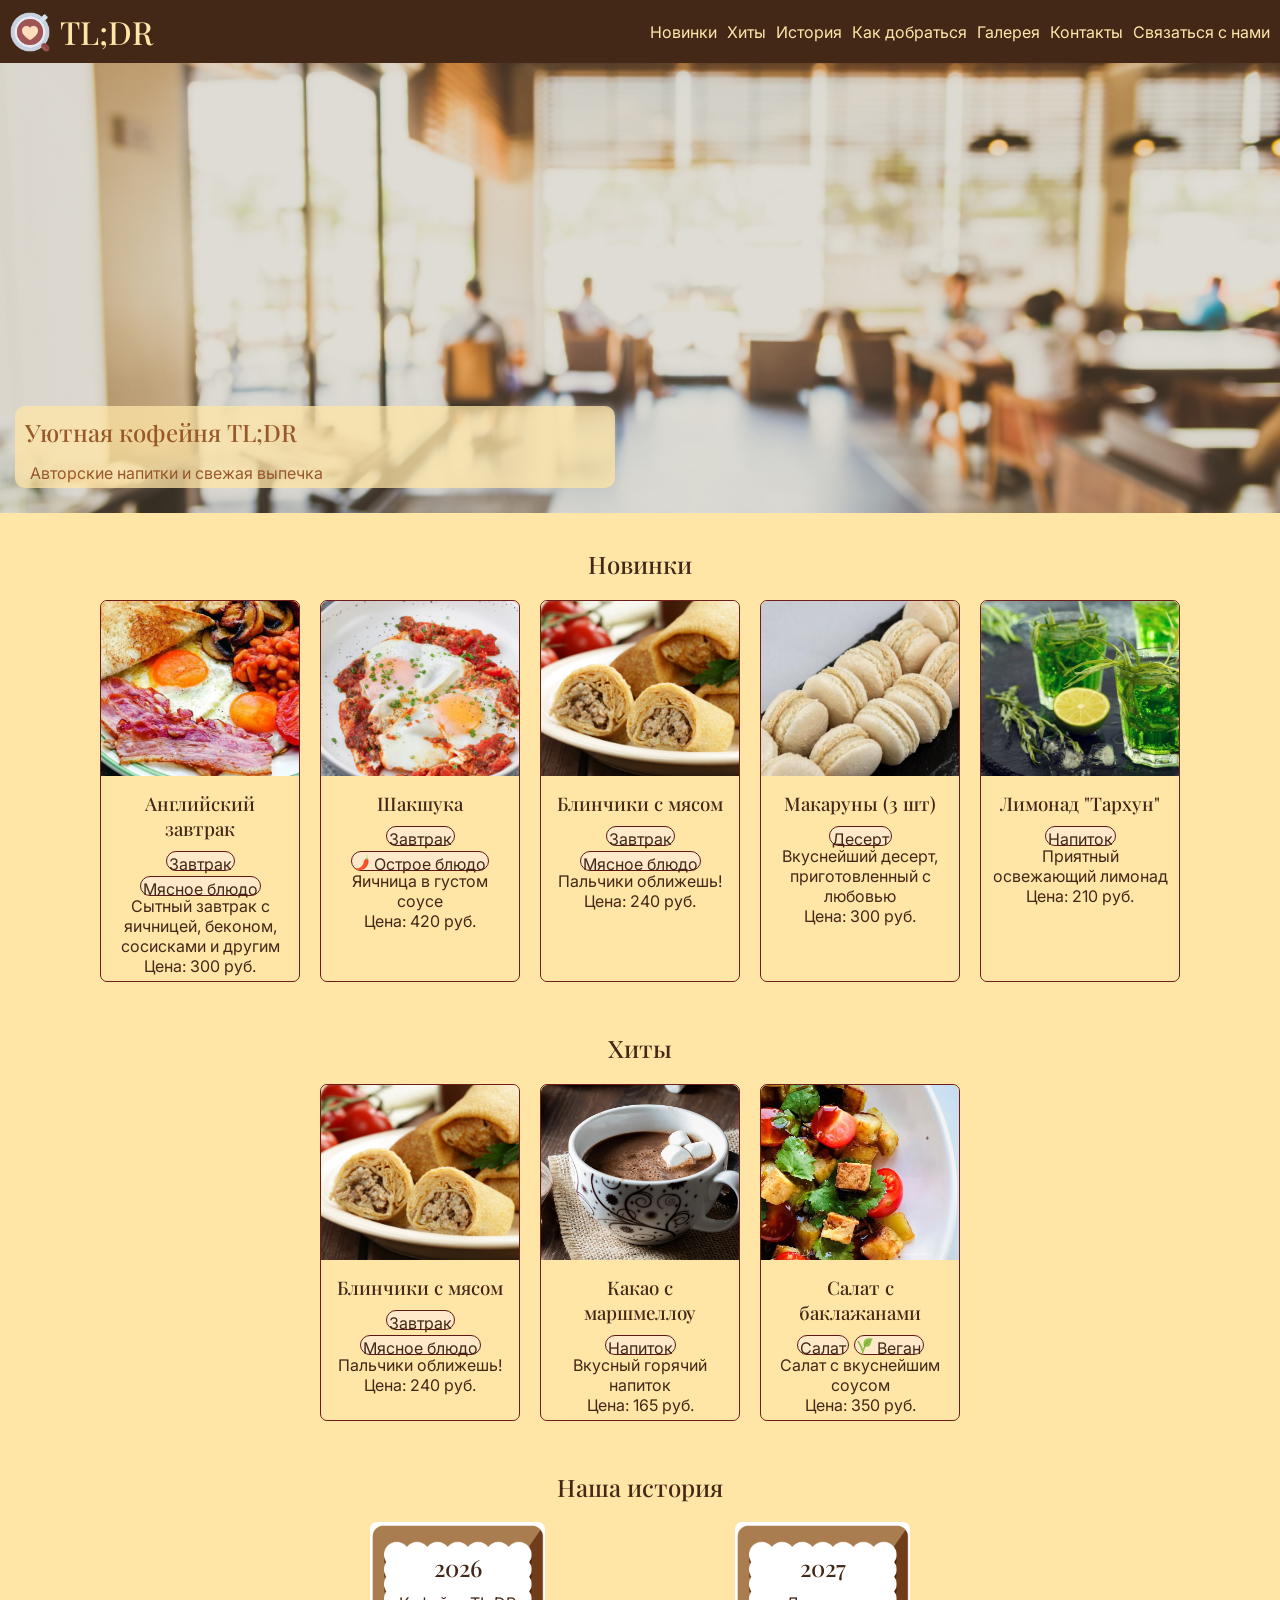
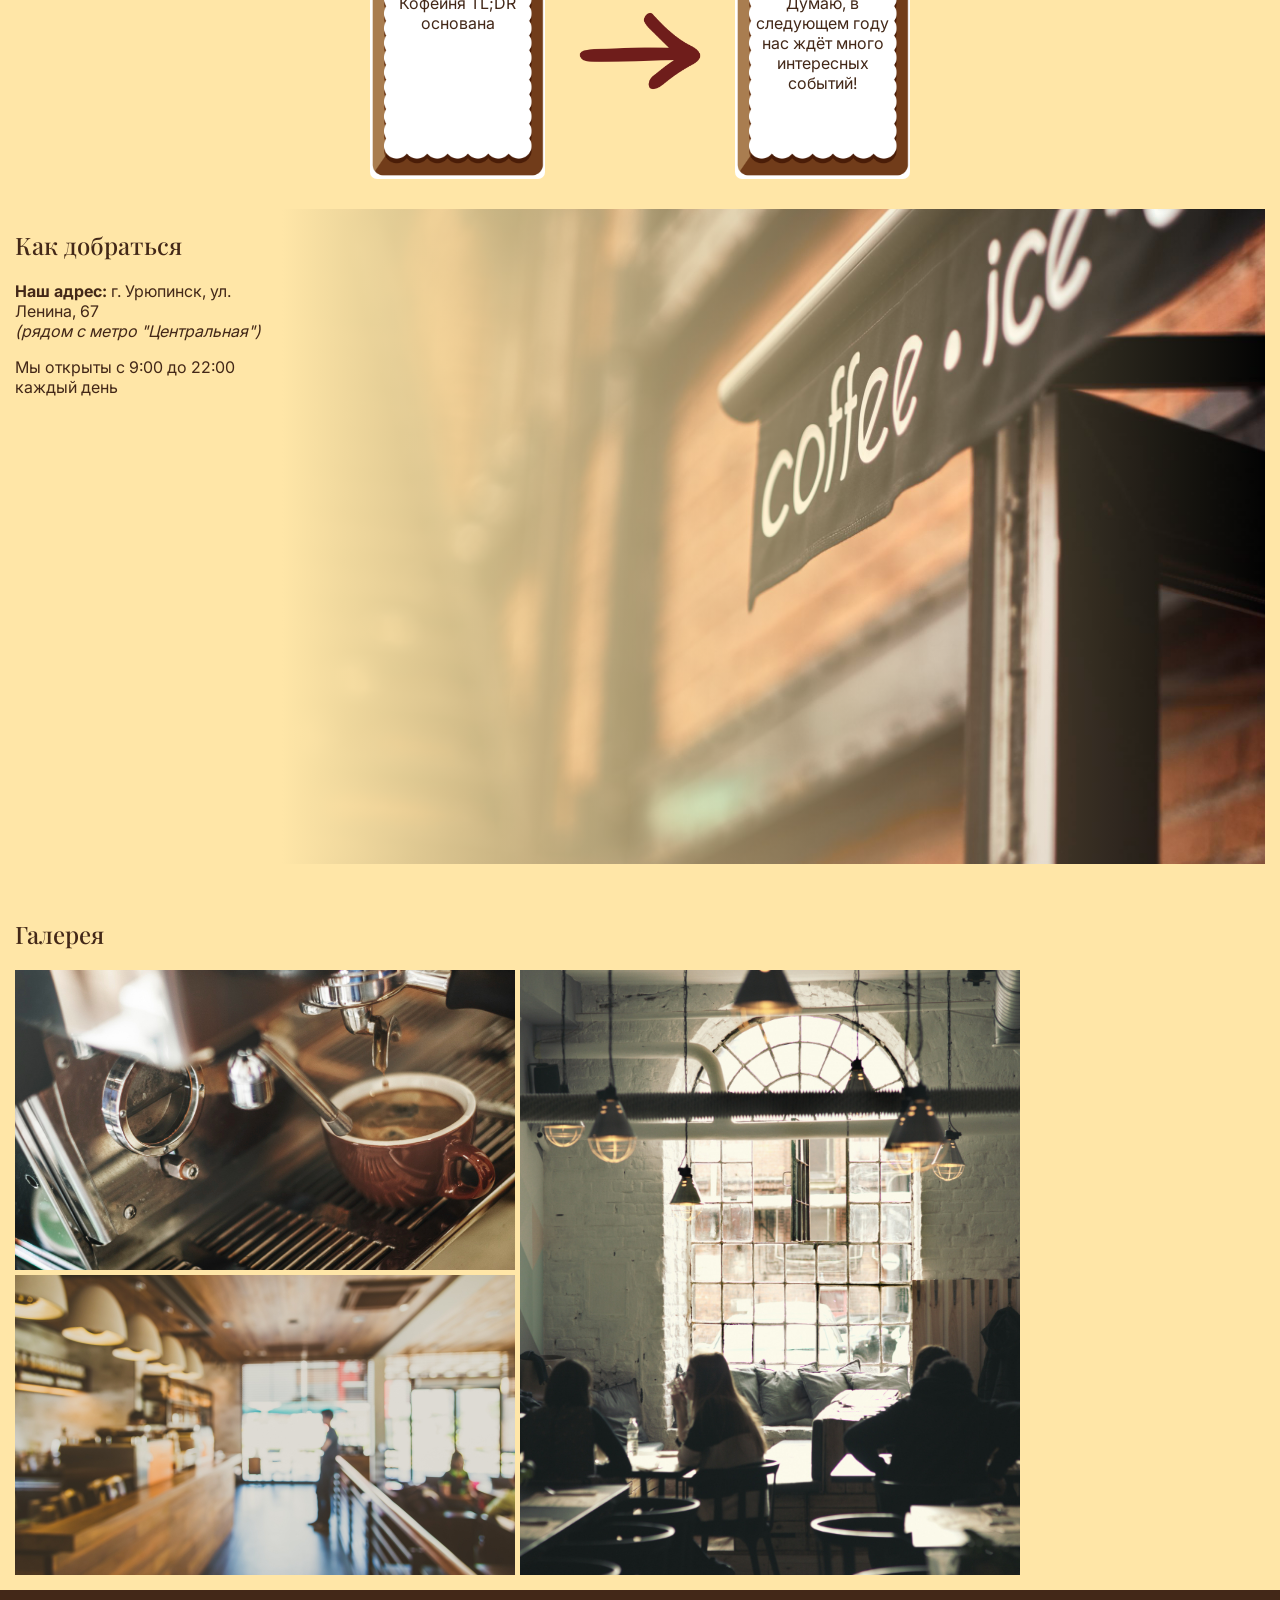
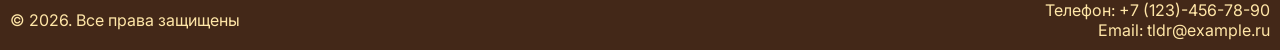
<file: index.html>
<!DOCTYPE html>
<html lang="ru">

<head>
    <meta charset="UTF-8">
    <meta name="viewport" content="width=device-width, initial-scale=1.0">
    <title>TL;DR - уютная кофейня</title>
    <link rel="stylesheet" href="./css/style.css">
    <link rel="stylesheet" href="./css/media.css">
    <link rel="shortcut icon" href="./assets/logo.png" type="image/x-icon">
</head>

<body>
    <a href="#main" class="skip-link link">Перейти к основному контенту</a>
    <header class="header">
        <div class="heading header__title"><img src="./assets/logo.png" alt="Логотип кофейни TL;DR: чашка с кофе"
                class="header__logo"><a href="./index.html" class="link header__link"> TL;DR</a></div>
        <nav class="header__nav nav">
            <ul class="nav__list">
                <li class="nav__list-item"><a href="#new-arrivals" class="link nav__link">Новинки</a></li>
                <li class="nav__list-item"><a href="#hits" class="link nav__link">Хиты</a></li>
                <li class="nav__list-item"><a href="#story" class="link nav__link">История</a></li>
                <li class="nav__list-item"><a href="#address" class="link nav__link">Как добраться</a></li>
                <li class="nav__list-item"><a href="#gallery" class="link nav__link">Галерея</a></li>
                <li class="nav__list-item"><a href="#contacts" class="link nav__link">Контакты</a></li>
                <li class="nav__list-item"><a href="./contacts.html" class="link nav__link">Связаться с нами</a></li>
            </ul>
        </nav>
    </header>
    <button class="button mobile-menu-button" id="open-mobile-menu" aria-label="Открыть меню навигации"><span
            class="mobile-menu-button__stripe"></span></button>
    <main class="main" id="main">
        <section class="section section-hero">
            <h1 class="heading section-hero__title">Уютная кофейня TL;DR</h1>
            <p class="section-hero__paragraph">Авторские напитки и свежая выпечка</p>
        </section>
        <section class="section section-new-arrivals" id="new-arrivals">
            <h2 class="heading section-new-arrivals__title">
                Новинки
            </h2>
            <div class="cards-wrapper section-new-arrivals__cards">
                <article class="card section-new-arrivals__card">
                    <img src="./assets/english-breakfast.webp" alt="Английский завтрак" class="card__img">
                    <div class="card__content">
                        <h3 class="heading card__title">
                            Английский завтрак
                        </h3>
                        <div class="card__tags">
                            <div class="card__tag">Завтрак</div>
                            <div class="card__tag">Мясное блюдо</div>
                        </div>
                        <p class="card__description">
                            Сытный завтрак с яичницей, беконом, сосисками и другим
                        </p>
                        <div class="card__price">
                            Цена: 300 руб.
                        </div>
                    </div>
                </article>
                <article class="card section-new-arrivals__card">
                    <img src="./assets/shakshuka.jpg" alt="Шакшука" class="card__img">
                    <div class="card__content">
                        <h3 class="heading card__title">
                            Шакшука
                        </h3>
                        <div class="card__tags">
                            <div class="card__tag">Завтрак</div>
                            <div class="card__tag"><img src="./assets/spicy.png" alt=""
                                    class="card__tag-icon"> Острое блюдо</div>
                        </div>
                        <p class="card__description">
                            Яичница в густом соусе
                        </p>
                        <div class="card__price">
                            Цена: 420 руб.
                        </div>
                    </div>
                </article>
                <article class="card section-new-arrivals__card">
                    <img src="./assets/meat-pancakes.jpg" alt="Блинчики с мясом" class="card__img">
                    <div class="card__content">
                        <h3 class="heading card__title">
                            Блинчики с мясом
                        </h3>
                        <div class="card__tags">
                            <div class="card__tag">Завтрак</div>
                            <div class="card__tag">Мясное блюдо</div>
                        </div>
                        <p class="card__description">
                            Пальчики оближешь!
                        </p>
                        <div class="card__price">
                            Цена: 240 руб.
                        </div>
                    </div>
                </article>
                <article class="card section-new-arrivals__card">
                    <img src="./assets/macarons.jpg" alt="Макаруны" class="card__img">
                    <div class="card__content">
                        <h3 class="heading card__title">
                            Макаруны (3 шт)
                        </h3>
                        <div class="card__tags">
                            <div class="card__tag">Десерт</div>
                        </div>
                        <p class="card__description">
                            Вкуснейший десерт, приготовленный с любовью
                        </p>
                        <div class="card__price">
                            Цена: 300 руб.
                        </div>
                    </div>
                </article>
                <article class="card section-new-arrivals__card">
                    <img src="./assets/tarkhun.jpg" alt="Тархун" class="card__img">
                    <div class="card__content">
                        <h3 class="heading card__title">
                            Лимонад "Тархун"
                        </h3>
                        <div class="card__tags">
                            <div class="card__tag">Напиток</div>
                        </div>
                        <p class="card__description">
                            Приятный освежающий лимонад
                        </p>
                        <div class="card__price">
                            Цена: 210 руб.
                        </div>
                    </div>
                </article>
            </div>
        </section>
        <section class="section section-hits" id="hits">
            <h2 class="heading section-hits__heading">Хиты</h2>
            <div class="cards-wrapper section-hits__cards">
                <article class="card section-hits__card">
                    <img src="./assets/meat-pancakes.jpg" alt="Блинчики с мясом" class="card__img">
                    <div class="card__content">
                        <h3 class="heading card__title">
                            Блинчики с мясом
                        </h3>
                        <div class="card__tags">
                            <div class="card__tag">Завтрак</div>
                            <div class="card__tag">Мясное блюдо</div>
                        </div>
                        <p class="card__description">
                            Пальчики оближешь!
                        </p>
                        <div class="card__price">
                            Цена: 240 руб.
                        </div>
                    </div>
                </article>
                <article class="card section-hits__card">
                    <img src="./assets/cocoa.webp" alt="Какао с маршмеллоу" class="card__img">
                    <div class="card__content">
                        <h3 class="heading card__title">
                            Какао с маршмеллоу
                        </h3>
                        <div class="card__tags">
                            <div class="card__tag">Напиток</div>
                        </div>
                        <p class="card__description">
                            Вкусный горячий напиток
                        </p>
                        <div class="card__price">
                            Цена: 165 руб.
                        </div>
                    </div>
                </article>
                <article class="card section-hits__card">
                    <img src="./assets/eggplant-salad.jpg" alt="Салат с баклажанами" class="card__img">
                    <div class="card__content">
                        <h3 class="heading card__title">
                            Салат с баклажанами
                        </h3>
                        <div class="card__tags">
                            <div class="card__tag">Салат</div>
                            <div class="card__tag"><img src="./assets/vegan.png" alt=""
                                    class="card__tag-icon"> Веган</div>
                        </div>
                        <p class="card__description">
                            Салат с вкуснейшим соусом
                        </p>
                        <div class="card__price">
                            Цена: 350 руб.
                        </div>
                    </div>
                </article>
            </div>
        </section>
        <section class="section section-story" id="story">
            <h2 class="heading section-story__title">
                Наша история
            </h2>
            <div class="cards-wrapper section-story__cards">
                <div class="card section-story__card">
                    <h3 class="card__title heading">
                        2026
                    </h3>
                    <p class="paragraph card__description">
                        Кофейня TL;DR основана
                    </p>
                </div>
                <div class="section-story__arrow"></div>
                <div class="card section-story__card">
                    <h3 class="card__title heading">
                        2027
                    </h3>
                    <p class="paragraph card__description">
                        Думаю, в следующем году нас ждёт много интересных событий!
                    </p>
                </div>
            </div>
        </section>
        <section class="section section-address" id="address">
            <div class="section-address__info">
                <h2 class="heading section-address__title">Как добраться</h2>
                <p class="paragraph section-address__paragraph">
                    <strong>Наш адрес:</strong> г. Урюпинск, ул. Ленина, 67 <br>
                    <em>(рядом с метро "Центральная")</em>
                </p>
                <p class="paragraph section-address__paragraph">
                    Мы открыты с 9:00 до 22:00 каждый день
                </p>
            </div>
            <div class="section-address__image-wrapper">
                <div class="section-address__gradient"></div>
                <img src="./assets/outside.jpg" alt="Наша кофейня снаружи" class="section-address__image">
            </div>
        </section>
        <section class="section section-gallery" id="gallery">
            <h2 class="heading section-gallery__title">Галерея</h2>
            <div class="gallery">
                <img src="./assets/gallery-1.jpg" alt="Кофемашина" class="gallery__img">
                <img src="./assets/gallery-2.jpg" alt="Интерьер нашей кофейни" class="gallery__img">
                <img src="./assets/gallery-3.jpg" alt="Интерьер нашей кофейни" class="gallery__img">
            </div>
        </section>
    </main>
    <div class="mobile-menu" id="mobile-menu" tabindex="-1">
        <nav class="nav mobile-menu__nav">
            <ul class="nav__list">
                <li class="nav__list-item"><a href="#new-arrivals" class="link nav__link" tabindex="-1">Новинки</a></li>
                <li class="nav__list-item"><a href="#hits" class="link nav__link" tabindex="-1">Хиты</a></li>
                <li class="nav__list-item"><a href="#story" class="link nav__link" tabindex="-1">История</a></li>
                <li class="nav__list-item"><a href="#address" class="link nav__link" tabindex="-1">Как добраться</a></li>
                <li class="nav__list-item"><a href="#gallery" class="link nav__link" tabindex="-1">Галерея</a></li>
                <li class="nav__list-item"><a href="#contacts" class="link nav__link" tabindex="-1">Контакты</a></li>
                <li class="nav__list-item"><a href="./contacts.html" class="link nav__link" tabindex="-1">Связаться с нами</a></li>
            </ul>
        </nav>
        <button class="mobile-menu__close-button" id="close-mobile-menu" tabindex="-1">
            Закрыть
        </button>
    </div>
    <div class="backdrop">

    </div>
    <footer class="footer" id="contacts">
        <p class="footer__copyright">&copy; 2026. Все права защищены</p>
        <ul class="footer__contacts-list">
            <li class="footer__contacts-item">Телефон: <a href="" class="link footer__link">+7 (123)-456-78-90</a></li>
            <li class="footer__contacts-item">Email: <a href="" class="link footer__link">tldr@example.ru</a></li>
        </ul>
    </footer>
    <script src="./js/index.js"></script>
</body>

</html>
</file>
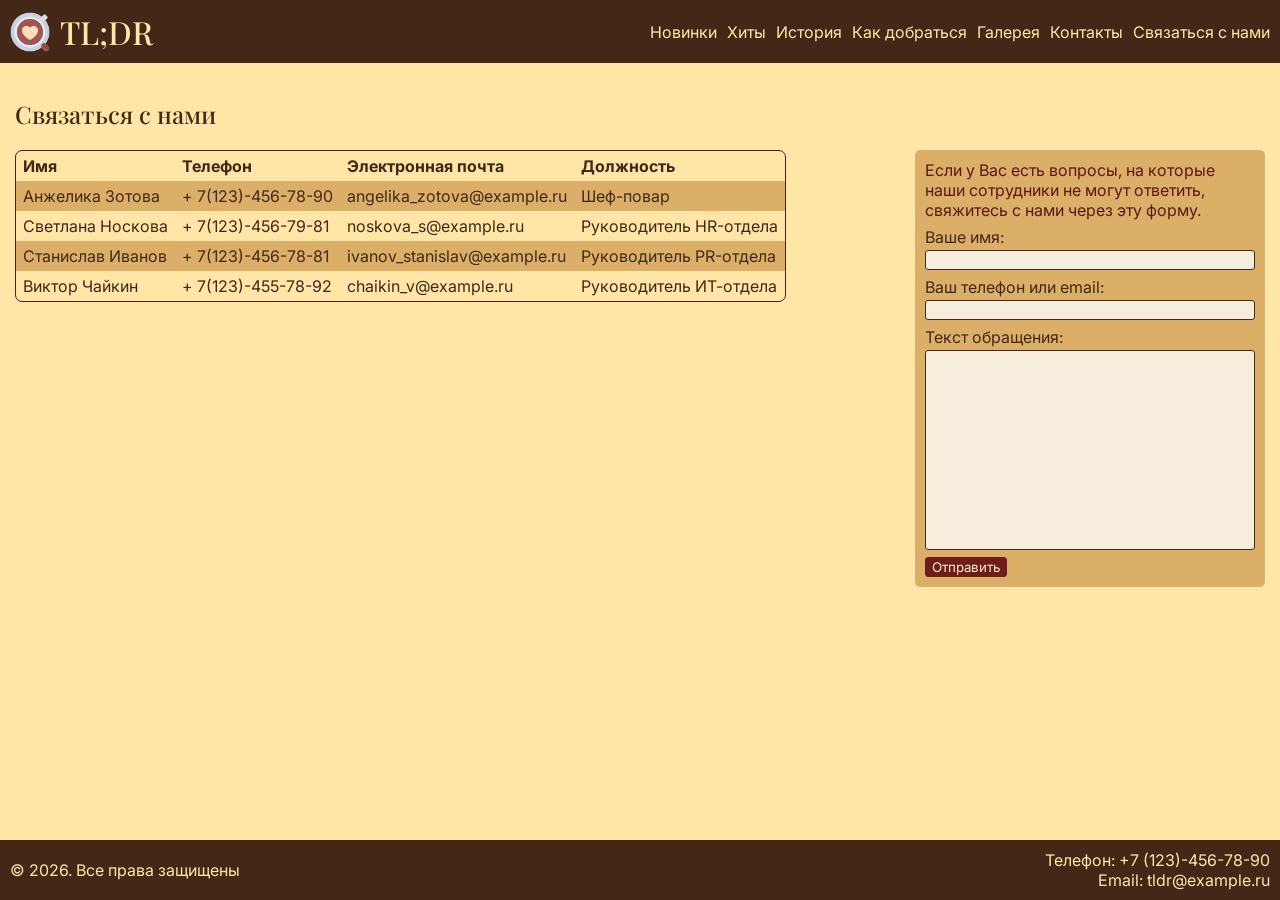
<file: contacts.html>
<!DOCTYPE html>
<html lang="ru">

<head>
    <meta charset="UTF-8">
    <meta name="viewport" content="width=device-width, initial-scale=1.0">
    <title>TL;DR - уютная кофейня</title>
    <link rel="stylesheet" href="./css/style.css">
    <link rel="stylesheet" href="./css/media.css">
    <link rel="shortcut icon" href="./assets/logo.png" type="image/x-icon">
</head>

<body>
    <a href="#main" class="skip-link link">Перейти к основному контенту</a>
    <header class="header">
        <div class="heading header__title"><img src="./assets/logo.png" alt="Логотип кофейни TL;DR: чашка с кофе"
                class="header__logo"><a href="./index.html" class="link header__link"> TL;DR</a></div>
        <nav class="header__nav nav">
            <ul class="nav__list">
                <li class="nav__list-item"><a href="./index.html#new-arrivals" class="link nav__link">Новинки</a></li>
                <li class="nav__list-item"><a href="./index.html#hits" class="link nav__link">Хиты</a></li>
                <li class="nav__list-item"><a href="./index.html#story" class="link nav__link">История</a></li>
                <li class="nav__list-item"><a href="./index.html#address" class="link nav__link">Как добраться</a></li>
                <li class="nav__list-item"><a href="./index.html#gallery" class="link nav__link">Галерея</a></li>
                <li class="nav__list-item"><a href="./index.html#contacts" class="link nav__link">Контакты</a></li>
                <li class="nav__list-item"><a href="./contacts.html" class="link nav__link">Связаться с нами</a></li>
            </ul>
        </nav>
    </header>
    <button class="button mobile-menu-button" id="open-mobile-menu" aria-label="Открыть меню навигации"><span
            class="mobile-menu-button__stripe"></span></button>
    <main class="main" id="main">
        <section class="section section-contacts">
            <h1 class="heading section-contacts__heading">Связаться с нами</h1>
            <div class="table-wrapper">
                <table class="contacts-table">
                    <thead class="contacts-table__head">
                        <th class="contacts-table__heading">Имя</th>
                        <th class="contacts-table__heading">Телефон</th>
                        <th class="contacts-table__heading">Электронная почта</th>
                        <th class="contacts-table__heading">Должность</th>
                    </thead>
                    <tbody class="contacts-table__tbody">
                        <tr class="contacts-table__row">
                            <td class="contacts-table__cell">Анжелика Зотова</td>
                            <td class="contacts-table__cell">+ 7(123)-456-78-90</td>
                            <td class="contacts-table__cell">angelika_zotova@example.ru</td>
                            <td class="contacts-table__cell">Шеф-повар</td>
                        </tr>
                        <tr class="contacts-table__row">
                            <td class="contacts-table__cell">Светлана Носкова</td>
                            <td class="contacts-table__cell">+ 7(123)-456-79-81</td>
                            <td class="contacts-table__cell">noskova_s@example.ru</td>
                            <td class="contacts-table__cell">Руководитель HR-отдела</td>
                        </tr>
                        <tr class="contacts-table__row">
                            <td class="contacts-table__cell">Станислав Иванов</td>
                            <td class="contacts-table__cell">+ 7(123)-456-78-81</td>
                            <td class="contacts-table__cell">ivanov_stanislav@example.ru</td>
                            <td class="contacts-table__cell">Руководитель PR-отдела</td>
                        </tr>
                        <tr class="contacts-table__row">
                            <td class="contacts-table__cell">Виктор Чайкин</td>
                            <td class="contacts-table__cell">+ 7(123)-455-78-92</td>
                            <td class="contacts-table__cell">chaikin_v@example.ru</td>
                            <td class="contacts-table__cell">Руководитель ИТ-отдела</td>
                        </tr>
                    </tbody>
                </table>
            </div>
            <form class="contacts-form"
                onSubmit="event.preventDefault(); alert('Ваше обращение отправлено!'); event.target.reset()">
                <p class="contacts-form__description">Если у Вас есть вопросы, на которые наши сотрудники не могут
                    ответить, свяжитесь с нами через эту форму.</p>
                <div class="contacts-form__input-group">
                    <label for="name" class="contacts-form__label">Ваше имя:</label>
                    <input type="text" id="name" autocomplete="name" class="contacts-form__input" required>
                </div>
                <div class="contacts-form__input-group">
                    <label for="email-or-phone" class="contacts-form__label">Ваш телефон или email:</label>
                    <input type="text" id="email-or-phone" autocomplete="off" class="contacts-form__input" required>
                </div>
                <div class="contacts-form__input-group">
                    <label for="text" class="contacts-form__label">Текст обращения:</label>
                    <textarea id="text" class="contacts-form__textarea" required></textarea>
                </div>
                <button class="contacts-form__submit">Отправить</button>
            </form>
        </section>
    </main>
    <div class="mobile-menu" id="mobile-menu">
        <nav class="nav mobile-menu__nav">
            <ul class="nav__list">
                <li class="nav__list-item"><a href="./index.html#new-arrivals" class="link nav__link"  tabindex="-1">Новинки</a></li>
                <li class="nav__list-item"><a href="./index.html#hits" class="link nav__link" tabindex="-1">Хиты</a></li>
                <li class="nav__list-item"><a href="./index.html#story" class="link nav__link" tabindex="-1">История</a></li>
                <li class="nav__list-item"><a href="./index.html#address" class="link nav__link" tabindex="-1">Как добраться</a></li>
                <li class="nav__list-item"><a href="./index.html#gallery" class="link nav__link" tabindex="-1">Галерея</a></li>
                <li class="nav__list-item"><a href="./index.html#contacts" class="link nav__link" tabindex="-1">Контакты</a></li>
                <li class="nav__list-item"><a href="./contacts.html" class="link nav__link" tabindex="-1">Связаться с нами</a></li>
            </ul>
        </nav>
        <button class="mobile-menu__close-button" id="close-mobile-menu" tabindex="-1">
            Закрыть
        </button>
    </div>
    <div class="backdrop">

    </div>
    <footer class="footer" id="contacts">
        <p class="footer__copyright">&copy; 2026. Все права защищены</p>
        <ul class="footer__contacts-list">
            <li class="footer__contacts-item">Телефон: <a href="" class="link footer__link">+7 (123)-456-78-90</a>
            </li>
            <li class="footer__contacts-item">Email: <a href="" class="link footer__link">tldr@example.ru</a></li>
        </ul>
    </footer>
    <script src="./js/index.js"></script>
</body>

</html>
</file>
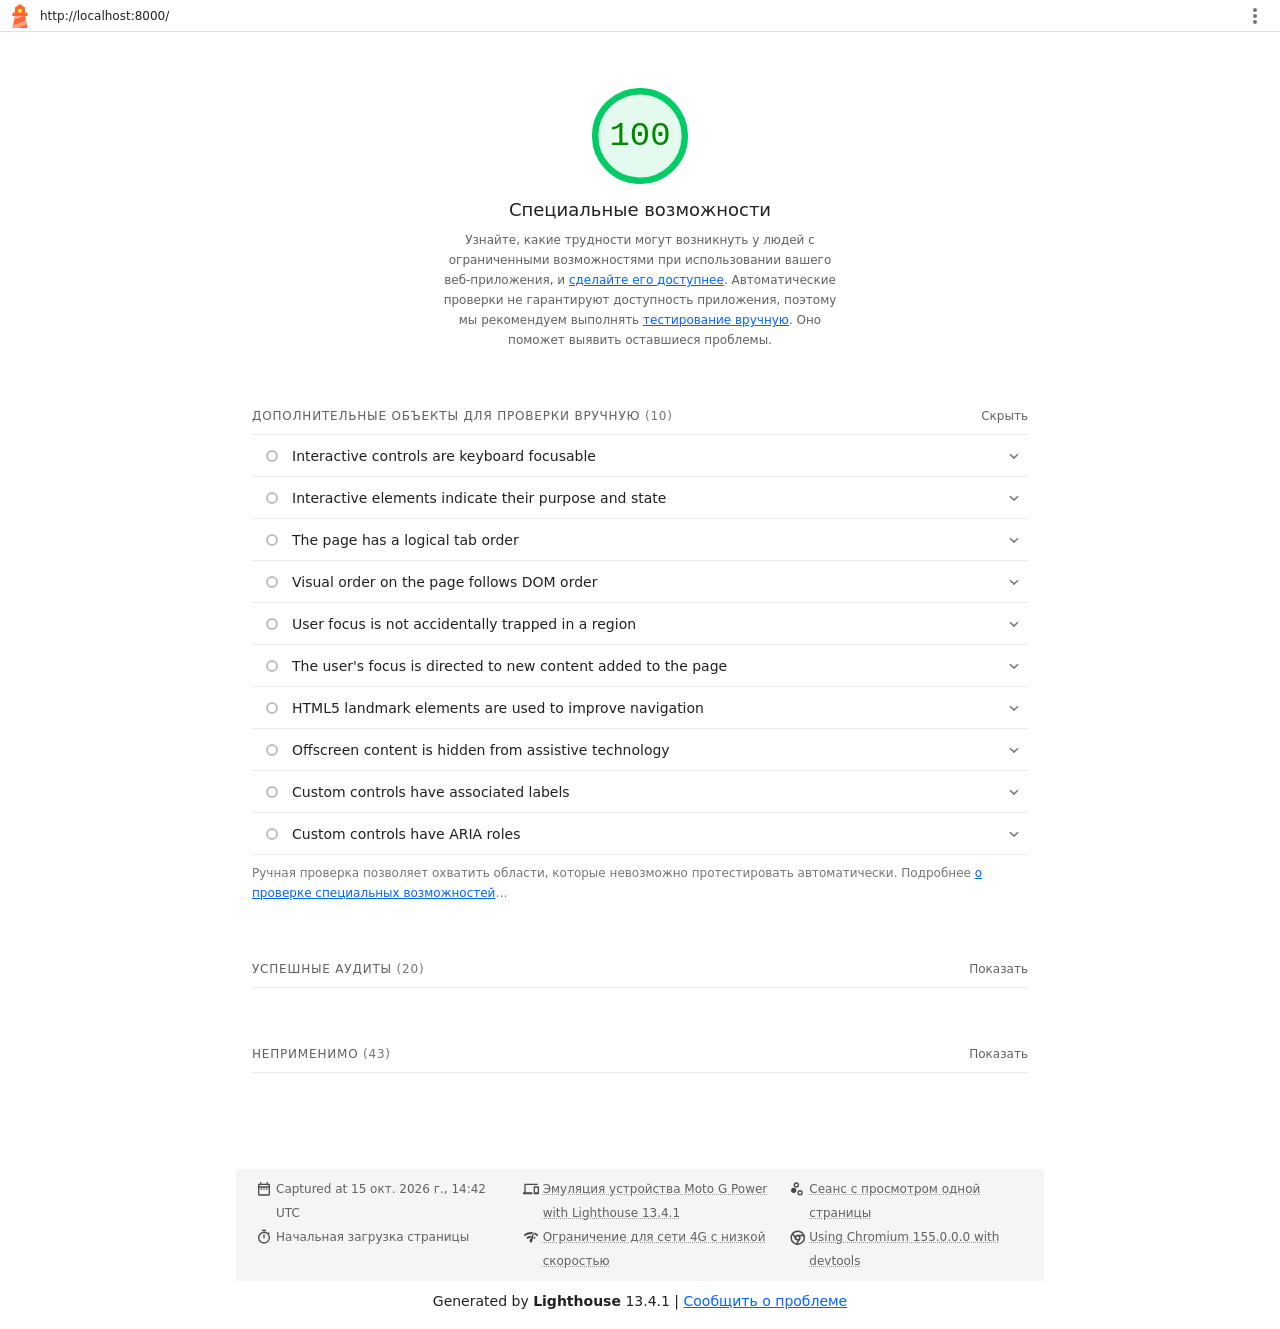
<file: lighthouse/Отчёт Lighthouse.html>
<!--
@license
Copyright 2018 Google LLC
SPDX-License-Identifier: Apache-2.0
-->
<!doctype html>
<html lang="en">
<head>
  <meta charset="utf-8">
  <meta name="viewport" content="width=device-width, initial-scale=1, minimum-scale=1">
  <link rel="icon" href='data:image/svg+xml;utf8,<svg fill="none" xmlns="http://www.w3.org/2000/svg" viewBox="0 0 48 48"><path d="m14 7 10-7 10 7v10h5v7h-5l5 24H9l5-24H9v-7h5V7Z" fill="%23F63"/><path d="M31.561 24H14l-1.689 8.105L31.561 24ZM18.983 48H9l1.022-4.907L35.723 32.27l1.663 7.98L18.983 48Z" fill="%23FFA385"/><path fill="%23FF3" d="M20.5 10h7v7h-7z"/></svg>'>
  <title>Lighthouse Report</title>
  <style>body {margin: 0}</style>
</head>
<body>
  <noscript>Lighthouse report requires JavaScript. Please enable.</noscript>

  <div id="lh-log"></div>

  <script>window.__LIGHTHOUSE_JSON__ = {"lighthouseVersion":"13.4.1","requestedUrl":"http://localhost:8000/","mainDocumentUrl":"http://localhost:8000/","finalDisplayedUrl":"http://localhost:8000/","finalUrl":"http://localhost:8000/","fetchTime":"2026-10-15T14:42:34.646Z","gatherMode":"navigation","runWarnings":[],"userAgent":"Mozilla/5.0 (Windows NT 10.0; Win64; x64) AppleWebKit/537.36 (KHTML, like Gecko) Chrome/155.0.0.0 Safari/537.36","environment":{"networkUserAgent":"Mozilla/5.0 (Linux; Android 11; moto g power (2022)) AppleWebKit/537.36 (KHTML, like Gecko) Chrome/155.0.0.0 Mobile Safari/537.36","hostUserAgent":"Mozilla/5.0 (Windows NT 10.0; Win64; x64) AppleWebKit/537.36 (KHTML, like Gecko) Chrome/155.0.0.0 Safari/537.36","benchmarkIndex":833.5,"credits":{"axe-core":"4.12.1"}},"audits":{"accesskeys":{"id":"accesskeys","title":"`[accesskey]`: значения уникальны","description":"Клавиши доступа позволяют быстро перейти к нужной части страницы. Для удобства навигации на каждую клавишу должно быть назначено только одно действие. Подробнее [о клавишах доступа](https://dequeuniversity.com/rules/axe/4.12/accesskeys)…","score":null,"scoreDisplayMode":"notApplicable"},"aria-allowed-attr":{"id":"aria-allowed-attr","title":"Атрибуты `[aria-*]` соответствуют своим ролям","description":"Каждая `role` ARIA поддерживает определенный набор атрибутов `aria-*`. Неверно присвоенные атрибуты `aria-*` будут недействительны. Подробнее о том, [как сопоставлять атрибуты ARIA с их ролями](https://dequeuniversity.com/rules/axe/4.12/aria-allowed-attr)…","score":1,"scoreDisplayMode":"binary","details":{"type":"table","headings":[{"key":"node","valueType":"node","subItemsHeading":{"key":"relatedNode","valueType":"node"},"label":"Неподходящие элементы"}],"items":[]}},"aria-allowed-role":{"id":"aria-allowed-role","title":"Роли ARIA назначены только совместимым элементам","description":"Многим элементам HTML разрешается назначать только определенные роли ARIA. Если роли ARIA используются неподходящим способом, это может ухудшить доступность веб-страницы. Подробнее [о ролях ARIA](https://dequeuniversity.com/rules/axe/4.12/aria-allowed-role)…","score":null,"scoreDisplayMode":"notApplicable"},"aria-command-name":{"id":"aria-command-name","title":"У элементов `button`, `link` и `menuitem` есть названия, доступные программам чтения с экрана","description":"Если у элемента нет названия, доступного программам чтения с экрана, пользователи услышат его общее название и не поймут, для чего он нужен. Подробнее о том, [как сделать элементы команд более доступными](https://dequeuniversity.com/rules/axe/4.12/aria-command-name)…","score":null,"scoreDisplayMode":"notApplicable"},"aria-conditional-attr":{"id":"aria-conditional-attr","title":"Атрибуты ARIA используются так, как указано для роли элемента","description":"Использовать некоторые атрибуты ARIA в элементе можно только при определенных условиях. Подробнее [об условных атрибутах ARIA](https://dequeuniversity.com/rules/axe/4.12/aria-conditional-attr)…","score":1,"scoreDisplayMode":"binary","details":{"type":"table","headings":[{"key":"node","valueType":"node","subItemsHeading":{"key":"relatedNode","valueType":"node"},"label":"Неподходящие элементы"}],"items":[]}},"aria-deprecated-role":{"id":"aria-deprecated-role","title":"Устаревшие роли ARIA не использовались","description":"Функции специальных возможностей могут некорректно обрабатывать устаревшие роли ARIA. Подробнее [об устаревших ролях ARIA](https://dequeuniversity.com/rules/axe/4.12/aria-deprecated-role)…","score":null,"scoreDisplayMode":"notApplicable"},"aria-dialog-name":{"id":"aria-dialog-name","title":"У элементов с атрибутом `role=\"dialog\"` или `role=\"alertdialog\"` есть доступные названия","description":"Если у элементов диалогового окна ARIA нет доступных имен, пользователи программ чтения с экрана могут не понимать назначение этих элементов. Подробнее о том, [как сделать элементы диалогового окна ARIA более доступными](https://dequeuniversity.com/rules/axe/4.12/aria-dialog-name)…","score":null,"scoreDisplayMode":"notApplicable"},"aria-hidden-body":{"id":"aria-hidden-body","title":"Элемент `\u003cbody>` в документе не содержит атрибут `[aria-hidden=\"true\"]`","description":"Программы чтения с экрана и другие технологии специальных возможностей могут работать некорректно, если для `\u003cbody>` задан атрибут `aria-hidden=\"true\"`. Подробнее о том, [как `aria-hidden` влияет на элемент body](https://dequeuniversity.com/rules/axe/4.12/aria-hidden-body)…","score":1,"scoreDisplayMode":"binary","details":{"type":"table","headings":[{"key":"node","valueType":"node","subItemsHeading":{"key":"relatedNode","valueType":"node"},"label":"Неподходящие элементы"}],"items":[]}},"aria-hidden-focus":{"id":"aria-hidden-focus","title":"Элементы, к которым применен атрибут `[aria-hidden=\"true\"]`, не содержат активных дочерних элементов","description":"Если для родительского элемента задан атрибут `[aria-hidden=\"true\"]`, то все его фокусируемые потомки становятся недоступны для программ чтения с экрана и других технологий специальных возможностей. Подробнее о том, [какое влияние `aria-hidden` оказывает на фокусируемые элементы](https://dequeuniversity.com/rules/axe/4.12/aria-hidden-focus)…","score":null,"scoreDisplayMode":"notApplicable"},"aria-input-field-name":{"id":"aria-input-field-name","title":"У полей ввода ARIA есть доступные названия","description":"Если у поля ввода нет названия, доступного программам чтения с экрана, пользователи услышат его общее название и не поймут, для чего оно нужно. Подробнее [о ярлыках для полей ввода](https://dequeuniversity.com/rules/axe/4.12/aria-input-field-name)…","score":null,"scoreDisplayMode":"notApplicable"},"aria-meter-name":{"id":"aria-meter-name","title":"У элементов `meter` ARIA есть названия, доступные программам чтения с экрана","description":"Если у элемента счетчика нет названия, доступного программам чтения с экрана, пользователи услышат только общее название и не поймут, для чего он нужен. Подробнее о том, [как присваивать названия элементам \"`meter`\"](https://dequeuniversity.com/rules/axe/4.12/aria-meter-name)…","score":null,"scoreDisplayMode":"notApplicable"},"aria-progressbar-name":{"id":"aria-progressbar-name","title":"У элементов `progressbar` ARIA есть названия, доступные программам чтения с экрана","description":"Если у элемента `progressbar` нет названия, доступного программам чтения с экрана, пользователи услышат только его общее название и не поймут, для чего он нужен. Подробнее о том, [как присваивать ярлыки элементам `progressbar`](https://dequeuniversity.com/rules/axe/4.12/aria-progressbar-name)…","score":null,"scoreDisplayMode":"notApplicable"},"aria-prohibited-attr":{"id":"aria-prohibited-attr","title":"В элементах используются только разрешенные атрибуты ARIA","description":"Если атрибуты ARIA используются в ролях, для которых они запрещены, пользователи специальных возможностей могут не получать важную информацию. Подробнее [о запрещенных ролях ARIA](https://dequeuniversity.com/rules/axe/4.12/aria-prohibited-attr)…","score":1,"scoreDisplayMode":"binary","details":{"type":"table","headings":[{"key":"node","valueType":"node","subItemsHeading":{"key":"relatedNode","valueType":"node"},"label":"Неподходящие элементы"}],"items":[]}},"aria-required-attr":{"id":"aria-required-attr","title":"У элементов `[role]` есть все необходимые атрибуты `[aria-*]`","description":"К некоторым ролям ARIA необходимо добавлять атрибуты, описывающие состояние элемента для программ чтения с экрана. Подробнее [о ролях и необходимых атрибутах](https://dequeuniversity.com/rules/axe/4.12/aria-required-attr)…","score":null,"scoreDisplayMode":"notApplicable"},"aria-required-children":{"id":"aria-required-children","title":"В элементах с ролью ARIA `[role]` присутствуют все обязательные дочерние элементы, которые должны содержать определенный элемент `[role]`.","description":"Указав роль ARIA для родительского элемента, в некоторых случаях вы должны также задать определенные роли его дочерним элементам. Если этого не сделать, связанные с ARIA функции специальных возможностей будут работать неправильно. Подробнее [о ролях и необходимых дочерних элементах](https://dequeuniversity.com/rules/axe/4.12/aria-required-children)…","score":null,"scoreDisplayMode":"notApplicable"},"aria-required-parent":{"id":"aria-required-parent","title":"Элементы с атрибутом `[role]` содержатся в своих родительских элементах","description":"Некоторые дочерние элементы с ролями ARIA должны содержаться внутри определенных родительских элементов, иначе связанные с ними функции специальных возможностей будут работать неправильно. Подробнее [о ролях ARIA и необходимых родительских элементах](https://dequeuniversity.com/rules/axe/4.12/aria-required-parent)…","score":null,"scoreDisplayMode":"notApplicable"},"aria-roles":{"id":"aria-roles","title":"Недействительные значения атрибутов `[role]` отсутствуют","description":"Значения ролей ARIA должны быть допустимыми, иначе связанные с ними функции специальных возможностей будут работать неправильно. Подробнее о том, [какие роли ARIA можно указывать](https://dequeuniversity.com/rules/axe/4.12/aria-roles)…","score":null,"scoreDisplayMode":"notApplicable"},"aria-text":{"id":"aria-text","title":"У элементов атрибута `role=text` нет фокусируемых потомков","description":"Если добавить отделенный разметкой атрибут `role=text` перед текстовым узлом и после него, VoiceOver будет определять текст как одну фразу, но фокусируемые потомки не будут озвучиваться. Подробнее [об атрибуте `role=text`](https://dequeuniversity.com/rules/axe/4.12/aria-text)…","score":null,"scoreDisplayMode":"notApplicable"},"aria-toggle-field-name":{"id":"aria-toggle-field-name","title":"У переключателей ARIA есть доступные названия","description":"Если у переключателя нет названия, доступного программам чтения с экрана, пользователи услышат его общее название и не поймут, для чего он нужен. Подробнее [о переключателях](https://dequeuniversity.com/rules/axe/4.12/aria-toggle-field-name)…","score":null,"scoreDisplayMode":"notApplicable"},"aria-tooltip-name":{"id":"aria-tooltip-name","title":"У элементов `tooltip` ARIA есть названия, доступные программам чтения с экрана","description":"Если у элемента подсказки нет названия, доступного программам чтения с экрана, пользователи услышат только его общее название и не поймут, для чего он нужен. Подробнее о том, [как присваивать названия элементам \"`tooltip`\"](https://dequeuniversity.com/rules/axe/4.12/aria-tooltip-name)…","score":null,"scoreDisplayMode":"notApplicable"},"aria-treeitem-name":{"id":"aria-treeitem-name","title":"У элементов `treeitem` ARIA есть названия, доступные программам чтения с экрана","description":"Если у элемента `treeitem` нет названия, доступного программам чтения с экрана, пользователи услышат только его общее название и не поймут, для чего он нужен. Подробнее [о присваивании ярлыков элементам `treeitem`](https://dequeuniversity.com/rules/axe/4.12/aria-treeitem-name)…","score":null,"scoreDisplayMode":"notApplicable"},"aria-valid-attr-value":{"id":"aria-valid-attr-value","title":"Недействительные значения атрибутов `[aria-*]` отсутствуют","description":"Технологии специальных возможностей, например программы чтения с экрана, не могут распознавать атрибуты ARIA с недопустимыми значениями. Подробнее [о существующих значениях для атрибутов ARIA](https://dequeuniversity.com/rules/axe/4.12/aria-valid-attr-value)…","score":1,"scoreDisplayMode":"binary","details":{"type":"table","headings":[{"key":"node","valueType":"node","subItemsHeading":{"key":"relatedNode","valueType":"node"},"label":"Неподходящие элементы"}],"items":[]}},"aria-valid-attr":{"id":"aria-valid-attr","title":"Атрибуты `[aria-*]` действительны и написаны без ошибок","description":"Технологии специальных возможностей, например программы чтения с экрана, не могут распознавать атрибуты ARIA с недопустимыми названиями. Подробнее [о существующих атрибутах ARIA](https://dequeuniversity.com/rules/axe/4.12/aria-valid-attr)…","score":1,"scoreDisplayMode":"binary","details":{"type":"table","headings":[{"key":"node","valueType":"node","subItemsHeading":{"key":"relatedNode","valueType":"node"},"label":"Неподходящие элементы"}],"items":[]}},"button-name":{"id":"button-name","title":"Названия кнопок доступны программам чтения с экрана","description":"Если у кнопки нет названия, доступного программам чтения с экрана, пользователи услышат слово \"кнопка\", но не поймут, для чего она нужна. Подробнее о том, [как сделать кнопки более доступными](https://dequeuniversity.com/rules/axe/4.12/button-name)…","score":1,"scoreDisplayMode":"binary","details":{"type":"table","headings":[{"key":"node","valueType":"node","subItemsHeading":{"key":"relatedNode","valueType":"node"},"label":"Неподходящие элементы"}],"items":[]}},"bypass":{"id":"bypass","title":"Страница содержит заголовок, ссылку для пропуска контента или указание региона","description":"Чтобы пользователям было проще перемещаться по странице с помощью клавиатуры, добавьте возможность пропускать повторяющийся контент. Подробнее [о пропускаемых блоках данных](https://dequeuniversity.com/rules/axe/4.12/bypass)…","score":null,"scoreDisplayMode":"notApplicable"},"color-contrast":{"id":"color-contrast","title":"Цвета фона и переднего плана достаточно контрастны","description":"Многие пользователи не видят текст с низкой контрастностью, или им сложно его воспринимать. Подробнее о том, [как обеспечить достаточный цветовой контраст](https://dequeuniversity.com/rules/axe/4.12/color-contrast)…","score":1,"scoreDisplayMode":"binary","details":{"type":"table","headings":[{"key":"node","valueType":"node","subItemsHeading":{"key":"relatedNode","valueType":"node"},"label":"Неподходящие элементы"}],"items":[]}},"definition-list":{"id":"definition-list","title":"Элементы `\u003cdl>` содержат только правильно размещенные группы `\u003cdt>` и `\u003cdd>` и элементы `\u003cscript>`, `\u003ctemplate>` или `\u003cdiv>`.","description":"Если списки определений размечены с ошибками, программы чтения с экрана могут озвучивать их некорректно. Подробнее о том, [как правильно создавать списки определений](https://dequeuniversity.com/rules/axe/4.12/definition-list)…","score":null,"scoreDisplayMode":"notApplicable"},"dlitem":{"id":"dlitem","title":"Элементы списков определений расположены внутри элементов `\u003cdl>`","description":"Чтобы программы чтения с экрана правильно озвучивали элементы списков определений `\u003cdt>` и `\u003cdd>`, они должны располагаться внутри родительского элемента `\u003cdl>`. Подробнее о том, [как правильно создавать списки определений](https://dequeuniversity.com/rules/axe/4.12/dlitem)…","score":null,"scoreDisplayMode":"notApplicable"},"document-title":{"id":"document-title","title":"Документ содержит элемент `\u003ctitle>`","description":"Название (элемент title) нужно для того, чтобы программы чтения с экрана могли озвучивать название страницы. Также оно появляется в результатах поиска и позволяет определять, соответствует ли сайт запросу. Подробнее [о названиях документов](https://dequeuniversity.com/rules/axe/4.12/document-title)…","score":1,"scoreDisplayMode":"binary","details":{"type":"table","headings":[{"key":"node","valueType":"node","subItemsHeading":{"key":"relatedNode","valueType":"node"},"label":"Неподходящие элементы"}],"items":[]}},"duplicate-id-aria":{"id":"duplicate-id-aria","title":"Идентификаторы ARIA уникальны","description":"Значение идентификатора ARIA должно быть уникальным, поскольку технологии специальных возможностей могут игнорировать повторяющиеся идентификаторы. Подробнее о том, [как убрать копии идентификаторов ARIA](https://dequeuniversity.com/rules/axe/4.12/duplicate-id-aria)…","score":null,"scoreDisplayMode":"notApplicable"},"empty-heading":{"id":"empty-heading","title":"Во всех элементах заголовка есть содержимое","description":"Если у заголовка нет содержимого или текст недоступен, пользователи программы чтения с экрана не могут получить информацию о структуре страницы. Подробнее [о заголовках](https://dequeuniversity.com/rules/axe/4.12/empty-heading)…","score":null,"scoreDisplayMode":"notApplicable"},"form-field-multiple-labels":{"id":"form-field-multiple-labels","title":"В форме нет полей с несколькими ярлыками","description":"Когда программы чтения с экрана или другие технологии специальных возможностей обнаруживают поля формы с несколькими ярлыками, они озвучивают только первый, последний или все ярлыки. Это может запутать пользователей. Подробнее о том, [как использовать ярлыки формы](https://dequeuniversity.com/rules/axe/4.12/form-field-multiple-labels)…","score":null,"scoreDisplayMode":"notApplicable"},"frame-title":{"id":"frame-title","title":"У элементов `\u003cframe>` и `\u003ciframe>` есть атрибут title","description":"Чтобы программы чтения с экрана могли описывать содержимое фреймов, у каждого из них должно быть название (атрибут title). Подробнее [о названиях фреймов](https://dequeuniversity.com/rules/axe/4.12/frame-title)…","score":null,"scoreDisplayMode":"notApplicable"},"heading-order":{"id":"heading-order","title":"Элементы заголовков расположены последовательно в порядке убывания","description":"Когда заголовки расположены в правильном порядке и между их уровнями нет пропусков, они образуют семантическую структуру страницы. Благодаря этому навигация с помощью технологий специальных возможностей становится проще и понятнее. Подробнее [о расположении заголовков](https://dequeuniversity.com/rules/axe/4.12/heading-order)…","score":1,"scoreDisplayMode":"binary","details":{"type":"table","headings":[{"key":"node","valueType":"node","subItemsHeading":{"key":"relatedNode","valueType":"node"},"label":"Неподходящие элементы"}],"items":[]}},"html-has-lang":{"id":"html-has-lang","title":"Элемент `\u003chtml>` содержит атрибут `[lang]`","description":"Если для страницы не указан атрибут `lang`, программа чтения с экрана предполагает, что текст приведен на языке по умолчанию, выбранном пользователем при установке программы. Если текст написан на другом языке, он может озвучиваться некорректно. Подробнее [об атрибуте `lang`](https://dequeuniversity.com/rules/axe/4.12/html-has-lang)…","score":1,"scoreDisplayMode":"binary","details":{"type":"table","headings":[{"key":"node","valueType":"node","subItemsHeading":{"key":"relatedNode","valueType":"node"},"label":"Неподходящие элементы"}],"items":[]}},"html-lang-valid":{"id":"html-lang-valid","title":"Для элемента `\u003chtml>` указано действительное значение атрибута `[lang]`","description":"Чтобы программы чтения с экрана правильно озвучивали текст, укажите допустимый [языковой тег BCP 47](https://www.w3.org/International/questions/qa-choosing-language-tags#question). Подробнее о том, [как использовать атрибут `lang`](https://dequeuniversity.com/rules/axe/4.12/html-lang-valid)…","score":1,"scoreDisplayMode":"binary","details":{"type":"table","headings":[{"key":"node","valueType":"node","subItemsHeading":{"key":"relatedNode","valueType":"node"},"label":"Неподходящие элементы"}],"items":[]}},"html-xml-lang-mismatch":{"id":"html-xml-lang-mismatch","title":"У элемента `\u003chtml>` есть атрибут `[xml:lang]`, основной язык которого совпадает с языком в атрибуте `[lang]`","description":"Если для веб-страницы не указан подходящий язык, программа чтения с экрана может озвучивать текст некорректно. Подробнее [об атрибуте `lang`](https://dequeuniversity.com/rules/axe/4.12/html-xml-lang-mismatch)…","score":null,"scoreDisplayMode":"notApplicable"},"identical-links-same-purpose":{"id":"identical-links-same-purpose","title":"У одинаковых ссылок одно назначение","description":"У ссылок с одним назначением должно быть одинаковое описание. Так пользователь поймет, куда они ведут, и решит, следует ли по ним переходить. Подробнее [об одинаковых ссылках](https://dequeuniversity.com/rules/axe/4.12/identical-links-same-purpose)…","score":null,"scoreDisplayMode":"notApplicable"},"image-alt":{"id":"image-alt","title":"У элементов изображений есть атрибут `[alt]`","description":"В информационных элементах должен содержаться короткий и ясный альтернативный текст. Если элемент декоративный, то атрибут alt для него можно оставить пустым. Подробнее [об атрибуте `alt`](https://dequeuniversity.com/rules/axe/4.12/image-alt)…","score":1,"scoreDisplayMode":"binary","details":{"type":"table","headings":[{"key":"node","valueType":"node","subItemsHeading":{"key":"relatedNode","valueType":"node"},"label":"Неподходящие элементы"}],"items":[]}},"image-redundant-alt":{"id":"image-redundant-alt","title":"У изображений нет атрибутов `[alt]`, представляющих собой избыточный текст","description":"В информационных элементах должен содержаться короткий и ясный альтернативный текст. Если он будет повторять текст рядом со ссылкой или изображением, то одна и та же фраза может прозвучать дважды, что собьет с толку пользователей программы чтения с экрана. Подробнее [об атрибуте `alt`](https://dequeuniversity.com/rules/axe/4.12/image-redundant-alt)…","score":null,"scoreDisplayMode":"notApplicable"},"input-button-name":{"id":"input-button-name","title":"Текст кнопок ввода легко различим","description":"Добавьте к кнопкам ввода легко различимый текст, чтобы пользователи программы чтения с экрана могли понимать их назначение. Подробнее [о кнопках ввода](https://dequeuniversity.com/rules/axe/4.12/input-button-name)…","score":null,"scoreDisplayMode":"notApplicable"},"input-image-alt":{"id":"input-image-alt","title":"Элементы `\u003cinput type=\"image\">` содержат атрибут `[alt]`","description":"Если в элементе `\u003cinput>` в качестве кнопки используется изображение, добавьте альтернативный текст, описывающий назначение этой кнопки для программ чтения с экрана. Подробнее [об альтернативном тексте для изображения в элементе ввода](https://dequeuniversity.com/rules/axe/4.12/input-image-alt)…","score":null,"scoreDisplayMode":"notApplicable"},"label-content-name-mismatch":{"id":"label-content-name-mismatch","title":"У элементов с видимыми текстовыми метками есть подходящие доступные названия","description":"Видимые текстовые метки, которые не совпадают с доступными названиями, могут запутать пользователей программ чтения с экрана. Подробнее [о доступных названиях](https://dequeuniversity.com/rules/axe/4.12/label-content-name-mismatch)…","score":null,"scoreDisplayMode":"notApplicable"},"label":{"id":"label","title":"Элементам формы присвоены соответствующие ярлыки","description":"Ярлыки нужны для того, чтобы программы чтения с экрана и другие технологии специальных возможностей могли правильно озвучивать элементы управления формой. Подробнее [о ярлыках для элементов формы](https://dequeuniversity.com/rules/axe/4.12/label)…","score":null,"scoreDisplayMode":"notApplicable"},"landmark-one-main":{"id":"landmark-one-main","title":"В документе есть ориентир main","description":"Если добавить ориентир main, пользователям программы чтения с экрана будет удобнее перемещаться по веб-странице. Подробнее [об ориентирах](https://dequeuniversity.com/rules/axe/4.12/landmark-one-main)…","score":1,"scoreDisplayMode":"binary","details":{"type":"table","headings":[{"key":"node","valueType":"node","subItemsHeading":{"key":"relatedNode","valueType":"node"},"label":"Неподходящие элементы"}],"items":[]}},"link-name":{"id":"link-name","title":"Текст ссылок различим для программ чтения с экрана","description":"Текст ссылок (как и альтернативный текст для изображений, используемых в качестве ссылок) должен быть уникальным, фокусируемым и доступным для программ чтения с экрана. Подробнее о том, [как сделать ссылки доступными для программ с технологиями специальных возможностей](https://dequeuniversity.com/rules/axe/4.12/link-name)…","score":1,"scoreDisplayMode":"binary","details":{"type":"table","headings":[{"key":"node","valueType":"node","subItemsHeading":{"key":"relatedNode","valueType":"node"},"label":"Неподходящие элементы"}],"items":[]}},"link-in-text-block":{"id":"link-in-text-block","title":"Ссылки можно различить, не опираясь на цвет","description":"Многие пользователи не видят текст с низкой контрастностью, или им сложно его воспринимать. Хорошо различимый текст ссылки облегчает работу людям со слабым зрением. Подробнее о том, [как сделать ссылку хорошо различимой](https://dequeuniversity.com/rules/axe/4.12/link-in-text-block)…","score":null,"scoreDisplayMode":"notApplicable"},"list":{"id":"list","title":"В списках содержатся только элементы `\u003cli>` и элементы поддержки скрипта (`\u003cscript>` и `\u003ctemplate>`)","description":"Используйте правильную структуру кода при верстке списков, иначе программы чтения с экрана будут некорректно их озвучивать. Подробнее [о правильной структуре списков](https://dequeuniversity.com/rules/axe/4.12/list)…","score":1,"scoreDisplayMode":"binary","details":{"type":"table","headings":[{"key":"node","valueType":"node","subItemsHeading":{"key":"relatedNode","valueType":"node"},"label":"Неподходящие элементы"}],"items":[]}},"listitem":{"id":"listitem","title":"Элементы списка (`\u003cli>`) расположены внутри родительских элементов `\u003cul>`, `\u003col>` или `\u003cmenu>`","description":"Чтобы программы чтения с экрана правильно озвучивали списки, элементы `\u003cli>` должны располагаться внутри родительских элементов `\u003cul>`, `\u003col>` или `\u003cmenu>`. Подробнее [о правильной структуре списков](https://dequeuniversity.com/rules/axe/4.12/listitem)…","score":1,"scoreDisplayMode":"binary","details":{"type":"table","headings":[{"key":"node","valueType":"node","subItemsHeading":{"key":"relatedNode","valueType":"node"},"label":"Неподходящие элементы"}],"items":[]}},"meta-refresh":{"id":"meta-refresh","title":"В документе не используется метатег `\u003cmeta http-equiv=\"refresh\">`","description":"Когда страница обновляется автоматически, фокус, используемый программами для чтения с экрана, перемещается в верхнюю часть. Это может мешать работе пользователей и вызывать у них негативные эмоции. Подробнее [о метатеге refresh](https://dequeuniversity.com/rules/axe/4.12/meta-refresh)…","score":null,"scoreDisplayMode":"notApplicable"},"meta-viewport":{"id":"meta-viewport","title":"Атрибут `[user-scalable=\"no\"]` не используется в элементе `\u003cmeta name=\"viewport\">`, и значение атрибута `[maximum-scale]` больше или равно 5","description":"Не отключайте масштабирование. Эта функция помогает слабовидящим пользователям читать информацию на веб-страницах. Подробнее [о метатеге viewport](https://dequeuniversity.com/rules/axe/4.12/meta-viewport)…","score":1,"scoreDisplayMode":"binary","details":{"type":"table","headings":[{"key":"node","valueType":"node","subItemsHeading":{"key":"relatedNode","valueType":"node"},"label":"Неподходящие элементы"}],"items":[]}},"object-alt":{"id":"object-alt","title":"У элементов `\u003cobject>` есть альтернативный текст","description":"Чтобы программы чтения с экрана могли зачитывать содержимое элементов `\u003cobject>`, добавьте к ним альтернативный текст. Подробнее [об альтернативном тексте для элементов `object`](https://dequeuniversity.com/rules/axe/4.12/object-alt)…","score":null,"scoreDisplayMode":"notApplicable"},"select-name":{"id":"select-name","title":"У элементов select есть связанные элементы label","description":"Элементы формы без эффективных меток могут доставить неудобства пользователям программы чтения с экрана. Подробнее [об элементе `select`](https://dequeuniversity.com/rules/axe/4.12/select-name)…","score":null,"scoreDisplayMode":"notApplicable"},"skip-link":{"id":"skip-link","title":"Ссылки для пропуска контента фокусируемые","description":"Добавьте ссылку для пропуска контента, чтобы пользователи могли сразу перейти к основному контенту. [Подробнее…](https://dequeuniversity.com/rules/axe/4.12/skip-link)","score":null,"scoreDisplayMode":"notApplicable"},"tabindex":{"id":"tabindex","title":"Нет элементов со значением атрибута `[tabindex]` выше 0","description":"Значение больше 0 подразумевает явное указание порядка навигации. Это может создавать трудности для пользователей с ограниченными возможностями. Подробнее [об атрибуте `tabindex`](https://dequeuniversity.com/rules/axe/4.12/tabindex)…","score":null,"scoreDisplayMode":"notApplicable"},"table-duplicate-name":{"id":"table-duplicate-name","title":"В таблицах указаны разные значения для атрибута summary и элемента `\u003ccaption>`","description":"Атрибут summary должен описывать структуру таблицы, а в элементе `\u003ccaption>` требуется указать экранный заголовок. Точная разметка таблиц упрощает работу пользователей программ чтения с экрана. Подробнее [об атрибуте summary и элементе caption](https://dequeuniversity.com/rules/axe/4.12/table-duplicate-name)…","score":null,"scoreDisplayMode":"notApplicable"},"table-fake-caption":{"id":"table-fake-caption","title":"Для обозначения подписей в таблицах используется элемент `\u003ccaption>` вместо ячеек с атрибутом `[colspan]`","description":"Чтобы пользователям было проще перемещаться по таблицам с помощью программ чтения с экрана, не используйте в таблицах ячейки с атрибутом `[colspan]` для обозначения подписей. Подробнее [о подписях](https://dequeuniversity.com/rules/axe/4.12/table-fake-caption)…","score":null,"scoreDisplayMode":"notApplicable"},"target-size":{"id":"target-size","title":"Области прикосновения и расстояние между ними достаточно большие","description":"Области прикосновения должны быть достаточно большими, как и расстояние между ними. Так пользователям, у которых могут возникнуть трудности с нажатием на небольшие элементы управления, будет проще выбрать нужный. Подробнее [об областях прикосновения](https://dequeuniversity.com/rules/axe/4.12/target-size)…","score":1,"scoreDisplayMode":"binary","details":{"type":"table","headings":[{"key":"node","valueType":"node","subItemsHeading":{"key":"relatedNode","valueType":"node"},"label":"Неподходящие элементы"}],"items":[]}},"td-has-header":{"id":"td-has-header","title":"У элементов `\u003ctd>` есть один или несколько заголовков в большой таблице `\u003ctable>`","description":"Чтобы пользователям было проще перемещаться по таблицам с помощью программ чтения с экрана, рекомендуем добавлять заголовки для элементов `\u003ctd>` в больших таблицах (состоящих из трех или более ячеек в высоту и ширину). Подробнее [о заголовках таблиц](https://dequeuniversity.com/rules/axe/4.12/td-has-header)…","score":null,"scoreDisplayMode":"notApplicable"},"td-headers-attr":{"id":"td-headers-attr","title":"Ячейки внутри элемента `\u003ctable>`, в которых используется атрибут `[headers]`, ссылаются на ячейки той же таблицы.","description":"Чтобы пользователям было проще перемещаться по таблицам с помощью программ чтения с экрана, убедитесь, что ячейки (элементы `\u003ctd>`) с атрибутом `[headers]` ссылаются только на другие ячейки в той же таблице. Подробнее [об атрибуте `headers`](https://dequeuniversity.com/rules/axe/4.12/td-headers-attr)…","score":null,"scoreDisplayMode":"notApplicable"},"th-has-data-cells":{"id":"th-has-data-cells","title":"В элементах `\u003cth>` и элементах с атрибутом `[role=\"columnheader\"/\"rowheader\"]` есть описываемые ими ячейки с данными","description":"Чтобы пользователям было проще перемещаться по таблицам с помощью программ чтения с экрана, убедитесь, что все заголовки в таблицах ссылаются на тот или иной набор ячеек. Подробнее [о заголовках таблиц](https://dequeuniversity.com/rules/axe/4.12/th-has-data-cells)…","score":null,"scoreDisplayMode":"notApplicable"},"valid-lang":{"id":"valid-lang","title":"Недействительные значения атрибутов `[lang]` отсутствуют","description":"Чтобы программы чтения с экрана правильно озвучивали текст, укажите для элементов допустимый [языковой тег BCP 47](https://www.w3.org/International/questions/qa-choosing-language-tags#question). Подробнее о том, [как использовать атрибут `lang`](https://dequeuniversity.com/rules/axe/4.12/valid-lang)…","score":null,"scoreDisplayMode":"notApplicable"},"video-caption":{"id":"video-caption","title":"Элементы `\u003cvideo>` содержат элемент `\u003ctrack>` с атрибутом `[kind=\"captions\"]`","description":"Чтобы информация, озвучиваемая в видео, была доступна людям с нарушениями слуха, добавьте субтитры. Подробнее [о субтитрах в видео](https://dequeuniversity.com/rules/axe/4.12/video-caption)…","score":null,"scoreDisplayMode":"notApplicable"},"custom-controls-labels":{"id":"custom-controls-labels","title":"Custom controls have associated labels","description":"Custom interactive controls have associated labels, provided by aria-label or aria-labelledby. [Learn more about custom controls and labels](https://developer.chrome.com/docs/lighthouse/accessibility/custom-controls-labels/).","score":null,"scoreDisplayMode":"manual"},"custom-controls-roles":{"id":"custom-controls-roles","title":"Custom controls have ARIA roles","description":"Custom interactive controls have appropriate ARIA roles. [Learn how to add roles to custom controls](https://developer.chrome.com/docs/lighthouse/accessibility/custom-control-roles/).","score":null,"scoreDisplayMode":"manual"},"focus-traps":{"id":"focus-traps","title":"User focus is not accidentally trapped in a region","description":"A user can tab into and out of any control or region without accidentally trapping their focus. [Learn how to avoid focus traps](https://developer.chrome.com/docs/lighthouse/accessibility/focus-traps/).","score":null,"scoreDisplayMode":"manual"},"focusable-controls":{"id":"focusable-controls","title":"Interactive controls are keyboard focusable","description":"Custom interactive controls are keyboard focusable and display a focus indicator. [Learn how to make custom controls focusable](https://developer.chrome.com/docs/lighthouse/accessibility/focusable-controls/).","score":null,"scoreDisplayMode":"manual"},"interactive-element-affordance":{"id":"interactive-element-affordance","title":"Interactive elements indicate their purpose and state","description":"Interactive elements, such as links and buttons, should indicate their state and be distinguishable from non-interactive elements. [Learn how to decorate interactive elements with affordance hints](https://developer.chrome.com/docs/lighthouse/accessibility/interactive-element-affordance/).","score":null,"scoreDisplayMode":"manual"},"logical-tab-order":{"id":"logical-tab-order","title":"The page has a logical tab order","description":"Tabbing through the page follows the visual layout. Users cannot focus elements that are offscreen. [Learn more about logical tab ordering](https://developer.chrome.com/docs/lighthouse/accessibility/logical-tab-order/).","score":null,"scoreDisplayMode":"manual"},"managed-focus":{"id":"managed-focus","title":"The user's focus is directed to new content added to the page","description":"If new content, such as a dialog, is added to the page, the user's focus is directed to it. [Learn how to direct focus to new content](https://developer.chrome.com/docs/lighthouse/accessibility/managed-focus/).","score":null,"scoreDisplayMode":"manual"},"offscreen-content-hidden":{"id":"offscreen-content-hidden","title":"Offscreen content is hidden from assistive technology","description":"Offscreen content is hidden with display: none or aria-hidden=true. [Learn how to properly hide offscreen content](https://developer.chrome.com/docs/lighthouse/accessibility/offscreen-content-hidden/).","score":null,"scoreDisplayMode":"manual"},"use-landmarks":{"id":"use-landmarks","title":"HTML5 landmark elements are used to improve navigation","description":"Landmark elements (`\u003cmain>`, `\u003cnav>`, etc.) are used to improve the keyboard navigation of the page for assistive technology. [Learn more about landmark elements](https://developer.chrome.com/docs/lighthouse/accessibility/use-landmarks/).","score":null,"scoreDisplayMode":"manual"},"visual-order-follows-dom":{"id":"visual-order-follows-dom","title":"Visual order on the page follows DOM order","description":"DOM order matches the visual order, improving navigation for assistive technology. [Learn more about DOM and visual ordering](https://developer.chrome.com/docs/lighthouse/accessibility/visual-order-follows-dom/).","score":null,"scoreDisplayMode":"manual"},"autocomplete-valid":{"id":"autocomplete-valid","title":"Атрибуты `autocomplete` используются правильно","description":"Значения атрибута `autocomplete` должны быть действительными и правильно применены, чтобы программы чтения с экрана работали корректно. Подробнее [о допустимых значениях атрибута autocomplete](https://dequeuniversity.com/rules/axe/4.12/autocomplete-valid)…","score":null,"scoreDisplayMode":"notApplicable"},"presentation-role-conflict":{"id":"presentation-role-conflict","title":"У элементов с атрибутом `role=\"none\"` (или `role=\"presentation\"`) нет конфликтов","description":"В некоторых случаях семантическая роль элемента с атрибутом `role=\"none\"` (или `role=\"presentation\"`) не распознается как none (или presentation). Чтобы элемент оставался исключенным из дерева доступности, не добавляйте к нему глобальные атрибуты ARIA и не делайте его фокусируемым. Подробнее [о конфликте с ролью presentation](https://dequeuniversity.com/rules/axe/4.12/presentation-role-conflict)…","score":1,"scoreDisplayMode":"binary","details":{"type":"table","headings":[{"key":"node","valueType":"node","subItemsHeading":{"key":"relatedNode","valueType":"node"},"label":"Неподходящие элементы"}],"items":[]}},"svg-img-alt":{"id":"svg-img-alt","title":"У SVG-элементов с ролью `img` есть доступный альтернативный текст","description":"У SVG-элементов с ролью `img`, `graphics-document` или `graphics-symbol` должен быть доступный альтернативный текст. Подробнее [об альтернативном тексте для SVG](https://dequeuniversity.com/rules/axe/4.12/svg-img-alt)…","score":null,"scoreDisplayMode":"notApplicable"}},"configSettings":{"output":"json","maxWaitForFcp":30000,"maxWaitForLoad":45000,"pauseAfterFcpMs":1000,"pauseAfterLoadMs":1000,"networkQuietThresholdMs":1000,"cpuQuietThresholdMs":1000,"formFactor":"mobile","throttling":{"rttMs":150,"throughputKbps":1638.4,"requestLatencyMs":562.5,"downloadThroughputKbps":1474.5600000000002,"uploadThroughputKbps":675,"cpuSlowdownMultiplier":4},"throttlingMethod":"simulate","screenEmulation":{"mobile":true,"width":412,"height":823,"deviceScaleFactor":1.75,"disabled":true},"emulatedUserAgent":"Mozilla/5.0 (Linux; Android 11; moto g power (2022)) AppleWebKit/537.36 (KHTML, like Gecko) Chrome/136.0.0.0 Mobile Safari/537.36","auditMode":false,"gatherMode":false,"clearStorageTypes":["file_systems","shader_cache","service_workers","cache_storage"],"disableStorageReset":false,"debugNavigation":false,"channel":"devtools","usePassiveGathering":false,"disableFullPageScreenshot":false,"skipAboutBlank":false,"blankPage":"about:blank","ignoreStatusCode":true,"locale":"ru","blockedUrlPatterns":null,"additionalTraceCategories":"","extraHeaders":null,"precomputedLanternData":null,"onlyAudits":null,"onlyCategories":["accessibility"],"skipAudits":null},"categories":{"accessibility":{"title":"Специальные возможности","description":"Узнайте, какие трудности могут возникнуть у людей с ограниченными возможностями при использовании вашего веб-приложения, и [сделайте его доступнее](https://developer.chrome.com/docs/lighthouse/accessibility/). Автоматические проверки не гарантируют доступность приложения, поэтому мы рекомендуем выполнять [тестирование вручную](https://web.dev/articles/how-to-review). Оно поможет выявить оставшиеся проблемы.","manualDescription":"Ручная проверка позволяет охватить области, которые невозможно протестировать автоматически. Подробнее [о проверке специальных возможностей](https://web.dev/articles/how-to-review)…","supportedModes":["navigation","snapshot"],"auditRefs":[{"id":"accesskeys","weight":0,"group":"a11y-navigation"},{"id":"aria-allowed-attr","weight":10,"group":"a11y-aria"},{"id":"aria-command-name","weight":0,"group":"a11y-aria"},{"id":"aria-conditional-attr","weight":7,"group":"a11y-aria"},{"id":"aria-deprecated-role","weight":0,"group":"a11y-aria"},{"id":"aria-dialog-name","weight":0,"group":"a11y-aria"},{"id":"aria-hidden-body","weight":10,"group":"a11y-aria"},{"id":"aria-hidden-focus","weight":0,"group":"a11y-aria"},{"id":"aria-input-field-name","weight":0,"group":"a11y-aria"},{"id":"aria-meter-name","weight":0,"group":"a11y-aria"},{"id":"aria-progressbar-name","weight":0,"group":"a11y-aria"},{"id":"aria-prohibited-attr","weight":7,"group":"a11y-aria"},{"id":"aria-required-attr","weight":0,"group":"a11y-aria"},{"id":"aria-required-children","weight":0,"group":"a11y-aria"},{"id":"aria-required-parent","weight":0,"group":"a11y-aria"},{"id":"aria-roles","weight":0,"group":"a11y-aria"},{"id":"aria-text","weight":0,"group":"a11y-aria"},{"id":"aria-toggle-field-name","weight":0,"group":"a11y-aria"},{"id":"aria-tooltip-name","weight":0,"group":"a11y-aria"},{"id":"aria-treeitem-name","weight":0,"group":"a11y-aria"},{"id":"aria-valid-attr-value","weight":10,"group":"a11y-aria"},{"id":"aria-valid-attr","weight":10,"group":"a11y-aria"},{"id":"button-name","weight":10,"group":"a11y-names-labels"},{"id":"bypass","weight":0,"group":"a11y-navigation"},{"id":"color-contrast","weight":7,"group":"a11y-color-contrast"},{"id":"definition-list","weight":0,"group":"a11y-tables-lists"},{"id":"dlitem","weight":0,"group":"a11y-tables-lists"},{"id":"document-title","weight":7,"group":"a11y-names-labels"},{"id":"duplicate-id-aria","weight":0,"group":"a11y-aria"},{"id":"form-field-multiple-labels","weight":0,"group":"a11y-names-labels"},{"id":"frame-title","weight":0,"group":"a11y-names-labels"},{"id":"heading-order","weight":3,"group":"a11y-navigation"},{"id":"html-has-lang","weight":7,"group":"a11y-language"},{"id":"html-lang-valid","weight":7,"group":"a11y-language"},{"id":"html-xml-lang-mismatch","weight":0,"group":"a11y-language"},{"id":"image-alt","weight":10,"group":"a11y-names-labels"},{"id":"input-button-name","weight":0,"group":"a11y-names-labels"},{"id":"input-image-alt","weight":0,"group":"a11y-names-labels"},{"id":"label","weight":0,"group":"a11y-names-labels"},{"id":"link-in-text-block","weight":0,"group":"a11y-color-contrast"},{"id":"link-name","weight":7,"group":"a11y-names-labels"},{"id":"list","weight":7,"group":"a11y-tables-lists"},{"id":"listitem","weight":7,"group":"a11y-tables-lists"},{"id":"meta-refresh","weight":0,"group":"a11y-best-practices"},{"id":"meta-viewport","weight":10,"group":"a11y-best-practices"},{"id":"object-alt","weight":0,"group":"a11y-names-labels"},{"id":"select-name","weight":0,"group":"a11y-names-labels"},{"id":"skip-link","weight":0,"group":"a11y-names-labels"},{"id":"tabindex","weight":0,"group":"a11y-navigation"},{"id":"target-size","weight":7,"group":"a11y-best-practices"},{"id":"td-headers-attr","weight":0,"group":"a11y-tables-lists"},{"id":"th-has-data-cells","weight":0,"group":"a11y-tables-lists"},{"id":"valid-lang","weight":0,"group":"a11y-language"},{"id":"video-caption","weight":0,"group":"a11y-audio-video"},{"id":"landmark-one-main","weight":3,"group":"a11y-best-practices"},{"id":"autocomplete-valid","weight":0,"group":"a11y-best-practices"},{"id":"presentation-role-conflict","weight":1,"group":"a11y-best-practices"},{"id":"svg-img-alt","weight":0,"group":"a11y-best-practices"},{"id":"focusable-controls","weight":0},{"id":"interactive-element-affordance","weight":0},{"id":"logical-tab-order","weight":0},{"id":"visual-order-follows-dom","weight":0},{"id":"focus-traps","weight":0},{"id":"managed-focus","weight":0},{"id":"use-landmarks","weight":0},{"id":"offscreen-content-hidden","weight":0},{"id":"custom-controls-labels","weight":0},{"id":"custom-controls-roles","weight":0},{"id":"table-duplicate-name","weight":0,"group":"a11y-best-practices"},{"id":"empty-heading","weight":0,"group":"a11y-best-practices"},{"id":"aria-allowed-role","weight":0,"group":"a11y-best-practices"},{"id":"image-redundant-alt","weight":0,"group":"a11y-names-labels"},{"id":"identical-links-same-purpose","weight":0,"group":"a11y-best-practices"},{"id":"label-content-name-mismatch","weight":0,"group":"hidden"},{"id":"table-fake-caption","weight":0,"group":"hidden"},{"id":"td-has-header","weight":0,"group":"hidden"}],"id":"accessibility","score":1}},"categoryGroups":{"metrics":{"title":"Показатели"},"insights":{"title":"Статистика","description":"Статистические данные доступны на панели \"Производительность\" инструментов разработчика в Chrome. Чтобы узнавать подробную информацию, [создайте трассировку](https://developer.chrome.com/docs/devtools/performance/reference)."},"diagnostics":{"title":"Диагностика","description":"Подробная информация о производительности вашего приложения. Эти цифры не влияют на показатель производительности [напрямую](https://developer.chrome.com/docs/lighthouse/performance/performance-scoring/)."},"a11y-best-practices":{"title":"Рекомендации","description":"Проверьте, соответствует ли ваш сайт рекомендациям по оптимизации для поисковых систем."},"a11y-color-contrast":{"title":"Контрастность","description":"Проверьте, хорошо ли виден ваш текст."},"a11y-names-labels":{"title":"Названия и ярлыки","description":"Проверьте, насколько элементы управления в вашем приложении различимы для программ чтения с экрана."},"a11y-navigation":{"title":"Навигация","description":"Проверьте, удобно ли пользователям перемещаться по вашему приложению с помощью клавиатуры."},"a11y-aria":{"title":"ARIA","description":"Проверьте, правильно ли заданы атрибуты ARIA. Они облегчают работу с вашим приложением пользователям с ограниченными возможностями."},"a11y-language":{"title":"Интернационализация и локализация","description":"Проверьте, правильно ли заданы атрибуты языков для программ чтения с экрана."},"a11y-audio-video":{"title":"Аудио и видео","description":"Проверьте, доступны ли на вашем сайте описания для аудио- и видеоконтента. Это сделает сайт удобнее для пользователей с нарушениями зрения и слуха."},"a11y-tables-lists":{"title":"Таблицы и списки","description":"Проверьте, насколько эффективно программы чтения с экрана распознают данные в таблицах и списках на вашем сайте."},"seo-mobile":{"title":"Оптимизация для мобильных устройств","description":"Убедитесь, что ваши страницы оптимизированы для мобильных устройств, чтобы пользователям не приходилось менять масштаб страниц или подстраивать их под размер экрана. Подробнее о том, [как оптимизировать страницы для мобильных устройств](https://developers.google.com/search/mobile-sites/)…"},"seo-content":{"title":"Рекомендации в отношении контента","description":"Оптимизируйте HTML-код, чтобы поисковые роботы могли лучше проанализировать контент приложения."},"seo-crawl":{"title":"Сканирование и индексирование","description":"Чтобы ваше приложение появлялось в результатах поиска, предоставьте доступ к нему поисковым роботам."},"best-practices-trust-safety":{"title":"Надежность и безопасность"},"best-practices-ux":{"title":"Удобство для пользователей"},"best-practices-browser-compat":{"title":"Совместимость с браузерами"},"best-practices-general":{"title":"Общие рекомендации"},"webmcp":{"title":"WebMCP","description":"Проверки интеграции WebMCP."},"agent-accessibility":{"title":"Доступность агента","description":"Эти проверки помогут вам улучшить доступность сайта для ИИ-агентов."},"hidden":{"title":""}},"stackPacks":[],"entities":[{"name":"localhost","origins":["http://localhost:8000"],"isFirstParty":true,"isUnrecognized":true}],"fullPageScreenshot":{"screenshot":{"data":"[data-uri]","width":412,"height":6074.39990234375},"nodes":{"1-0-H1":{"id":"","top":2941,"bottom":3045,"left":15,"right":397,"width":382,"height":105},"1-1-SECTION":{"id":"","top":62,"bottom":3100,"left":0,"right":412,"width":412,"height":3037}}},"timing":{"entries":[{"startTime":751.9,"name":"lh:config","duration":438.8,"entryType":"measure"},{"startTime":757.6,"name":"lh:config:resolveArtifactsToDefns","duration":4.9,"entryType":"measure"},{"startTime":1191,"name":"lh:runner:gather","duration":6164.8,"entryType":"measure"},{"startTime":1191.5,"name":"lh:driver:connect","duration":15.5,"entryType":"measure"},{"startTime":1207.4,"name":"lh:driver:navigate","duration":97.9,"entryType":"measure"},{"startTime":1305.8,"name":"lh:gather:getBenchmarkIndex","duration":1026.3,"entryType":"measure"},{"startTime":2332.1,"name":"lh:gather:getVersion","duration":1.4,"entryType":"measure"},{"startTime":2333.8,"name":"lh:gather:getDevicePixelRatio","duration":7.1,"entryType":"measure"},{"startTime":2341.1,"name":"lh:prepare:navigationMode","duration":139.7,"entryType":"measure"},{"startTime":2351.2,"name":"lh:gather:getVersion","duration":1.8,"entryType":"measure"},{"startTime":2389.6,"name":"lh:storage:clearDataForOrigin","duration":39.5,"entryType":"measure"},{"startTime":2429.4,"name":"lh:storage:clearBrowserCaches","duration":44.3,"entryType":"measure"},{"startTime":2475.5,"name":"lh:gather:prepareThrottlingAndNetwork","duration":5.3,"entryType":"measure"},{"startTime":2524,"name":"lh:driver:navigate","duration":2872.9,"entryType":"measure"},{"startTime":5399.5,"name":"lh:computed:NetworkRecords","duration":1.6,"entryType":"measure"},{"startTime":5401.5,"name":"lh:gather:getArtifact:DevtoolsLog","duration":0.2,"entryType":"measure"},{"startTime":5401.7,"name":"lh:gather:getArtifact:Accessibility","duration":310.1,"entryType":"measure"},{"startTime":5711.9,"name":"lh:gather:getArtifact:NetworkUserAgent","duration":0.2,"entryType":"measure"},{"startTime":5712.1,"name":"lh:gather:getArtifact:Stacks","duration":10.9,"entryType":"measure"},{"startTime":5712.2,"name":"lh:gather:collectStacks","duration":10.7,"entryType":"measure"},{"startTime":5723,"name":"lh:gather:getArtifact:FullPageScreenshot","duration":1616.7,"entryType":"measure"},{"startTime":7356.1,"name":"lh:runner:audit","duration":366.2,"entryType":"measure"},{"startTime":7356.3,"name":"lh:runner:auditing","duration":365.2,"entryType":"measure"},{"startTime":7359.4,"name":"lh:audit:accesskeys","duration":2.5,"entryType":"measure"},{"startTime":7362.4,"name":"lh:audit:aria-allowed-attr","duration":7.6,"entryType":"measure"},{"startTime":7370.7,"name":"lh:audit:aria-allowed-role","duration":2.7,"entryType":"measure"},{"startTime":7374.5,"name":"lh:audit:aria-command-name","duration":2.9,"entryType":"measure"},{"startTime":7378.2,"name":"lh:audit:aria-conditional-attr","duration":7.9,"entryType":"measure"},{"startTime":7386.4,"name":"lh:audit:aria-deprecated-role","duration":2.3,"entryType":"measure"},{"startTime":7390.1,"name":"lh:audit:aria-dialog-name","duration":2.8,"entryType":"measure"},{"startTime":7393.4,"name":"lh:audit:aria-hidden-body","duration":8.7,"entryType":"measure"},{"startTime":7402.6,"name":"lh:audit:aria-hidden-focus","duration":2.8,"entryType":"measure"},{"startTime":7405.9,"name":"lh:audit:aria-input-field-name","duration":2.7,"entryType":"measure"},{"startTime":7409.4,"name":"lh:audit:aria-meter-name","duration":2.4,"entryType":"measure"},{"startTime":7412.4,"name":"lh:audit:aria-progressbar-name","duration":4.3,"entryType":"measure"},{"startTime":7417.2,"name":"lh:audit:aria-prohibited-attr","duration":8.9,"entryType":"measure"},{"startTime":7426.6,"name":"lh:audit:aria-required-attr","duration":2.2,"entryType":"measure"},{"startTime":7429.2,"name":"lh:audit:aria-required-children","duration":3.1,"entryType":"measure"},{"startTime":7432.9,"name":"lh:audit:aria-required-parent","duration":3.7,"entryType":"measure"},{"startTime":7437.2,"name":"lh:audit:aria-roles","duration":4.4,"entryType":"measure"},{"startTime":7442.1,"name":"lh:audit:aria-text","duration":3.4,"entryType":"measure"},{"startTime":7445.9,"name":"lh:audit:aria-toggle-field-name","duration":3.2,"entryType":"measure"},{"startTime":7449.5,"name":"lh:audit:aria-tooltip-name","duration":3.7,"entryType":"measure"},{"startTime":7453.7,"name":"lh:audit:aria-treeitem-name","duration":5,"entryType":"measure"},{"startTime":7459.3,"name":"lh:audit:aria-valid-attr-value","duration":7.2,"entryType":"measure"},{"startTime":7467,"name":"lh:audit:aria-valid-attr","duration":8.9,"entryType":"measure"},{"startTime":7476.4,"name":"lh:audit:button-name","duration":7.2,"entryType":"measure"},{"startTime":7484,"name":"lh:audit:bypass","duration":4.4,"entryType":"measure"},{"startTime":7488.6,"name":"lh:audit:color-contrast","duration":6.3,"entryType":"measure"},{"startTime":7495.5,"name":"lh:audit:definition-list","duration":3.5,"entryType":"measure"},{"startTime":7499.3,"name":"lh:audit:dlitem","duration":2.4,"entryType":"measure"},{"startTime":7502,"name":"lh:audit:document-title","duration":3.9,"entryType":"measure"},{"startTime":7506.1,"name":"lh:audit:duplicate-id-aria","duration":2.7,"entryType":"measure"},{"startTime":7509.6,"name":"lh:audit:empty-heading","duration":7.8,"entryType":"measure"},{"startTime":7517.8,"name":"lh:audit:form-field-multiple-labels","duration":3.4,"entryType":"measure"},{"startTime":7521.7,"name":"lh:audit:frame-title","duration":4.7,"entryType":"measure"},{"startTime":7526.8,"name":"lh:audit:heading-order","duration":4.7,"entryType":"measure"},{"startTime":7531.8,"name":"lh:audit:html-has-lang","duration":4.8,"entryType":"measure"},{"startTime":7536.9,"name":"lh:audit:html-lang-valid","duration":5.6,"entryType":"measure"},{"startTime":7543,"name":"lh:audit:html-xml-lang-mismatch","duration":4.5,"entryType":"measure"},{"startTime":7548.1,"name":"lh:audit:identical-links-same-purpose","duration":18.7,"entryType":"measure"},{"startTime":7567.1,"name":"lh:audit:image-alt","duration":5,"entryType":"measure"},{"startTime":7572.5,"name":"lh:audit:image-redundant-alt","duration":8.9,"entryType":"measure"},{"startTime":7581.9,"name":"lh:audit:input-button-name","duration":5.2,"entryType":"measure"},{"startTime":7587.5,"name":"lh:audit:input-image-alt","duration":6,"entryType":"measure"},{"startTime":7594,"name":"lh:audit:label-content-name-mismatch","duration":4.8,"entryType":"measure"},{"startTime":7599.1,"name":"lh:audit:label","duration":3.1,"entryType":"measure"},{"startTime":7602.4,"name":"lh:audit:landmark-one-main","duration":5,"entryType":"measure"},{"startTime":7607.8,"name":"lh:audit:link-name","duration":8.1,"entryType":"measure"},{"startTime":7616.4,"name":"lh:audit:link-in-text-block","duration":3.3,"entryType":"measure"},{"startTime":7620,"name":"lh:audit:list","duration":5.7,"entryType":"measure"},{"startTime":7626,"name":"lh:audit:listitem","duration":4.6,"entryType":"measure"},{"startTime":7630.8,"name":"lh:audit:meta-refresh","duration":3.3,"entryType":"measure"},{"startTime":7634.4,"name":"lh:audit:meta-viewport","duration":16.9,"entryType":"measure"},{"startTime":7651.6,"name":"lh:audit:object-alt","duration":4.1,"entryType":"measure"},{"startTime":7656,"name":"lh:audit:select-name","duration":3.6,"entryType":"measure"},{"startTime":7659.9,"name":"lh:audit:skip-link","duration":2.9,"entryType":"measure"},{"startTime":7663,"name":"lh:audit:tabindex","duration":3.2,"entryType":"measure"},{"startTime":7666.4,"name":"lh:audit:table-duplicate-name","duration":3.3,"entryType":"measure"},{"startTime":7670,"name":"lh:audit:table-fake-caption","duration":3.4,"entryType":"measure"},{"startTime":7673.6,"name":"lh:audit:target-size","duration":6.8,"entryType":"measure"},{"startTime":7680.7,"name":"lh:audit:td-has-header","duration":4.5,"entryType":"measure"},{"startTime":7685.6,"name":"lh:audit:td-headers-attr","duration":7,"entryType":"measure"},{"startTime":7692.9,"name":"lh:audit:th-has-data-cells","duration":5.7,"entryType":"measure"},{"startTime":7698.8,"name":"lh:audit:valid-lang","duration":3.7,"entryType":"measure"},{"startTime":7702.9,"name":"lh:audit:video-caption","duration":3.6,"entryType":"measure"},{"startTime":7706.5,"name":"lh:audit:custom-controls-labels","duration":0.2,"entryType":"measure"},{"startTime":7706.7,"name":"lh:audit:custom-controls-roles","duration":0,"entryType":"measure"},{"startTime":7706.7,"name":"lh:audit:focus-traps","duration":0.1,"entryType":"measure"},{"startTime":7706.8,"name":"lh:audit:focusable-controls","duration":0.1,"entryType":"measure"},{"startTime":7706.9,"name":"lh:audit:interactive-element-affordance","duration":0,"entryType":"measure"},{"startTime":7707,"name":"lh:audit:logical-tab-order","duration":0,"entryType":"measure"},{"startTime":7707,"name":"lh:audit:managed-focus","duration":0.1,"entryType":"measure"},{"startTime":7707.1,"name":"lh:audit:offscreen-content-hidden","duration":0.1,"entryType":"measure"},{"startTime":7707.4,"name":"lh:audit:use-landmarks","duration":0,"entryType":"measure"},{"startTime":7707.4,"name":"lh:audit:visual-order-follows-dom","duration":0.1,"entryType":"measure"},{"startTime":7708.3,"name":"lh:audit:autocomplete-valid","duration":3.6,"entryType":"measure"},{"startTime":7712.1,"name":"lh:audit:presentation-role-conflict","duration":4.1,"entryType":"measure"},{"startTime":7716.5,"name":"lh:audit:svg-img-alt","duration":5,"entryType":"measure"},{"startTime":7721.5,"name":"lh:runner:generate","duration":0.8,"entryType":"measure"},{"startTime":7722.8,"name":"lh:computed:EntityClassification","duration":3.6,"entryType":"measure"}],"total":6531},"i18n":{"rendererFormattedStrings":{"calculatorLink":"Показать калькулятор","collapseView":"Свернуть","crcInitialNavigation":"Начальная навигация","crcLongestDurationLabel":"Максимальная задержка критического пути:","dropdownCopyJSON":"Копировать JSON-файл","dropdownDarkTheme":"Включить/выключить тёмную тему","dropdownPrintExpanded":"Печать полного отчета","dropdownPrintSummary":"Печать сводных данных","dropdownSaveGist":"Сохранить как Gist","dropdownSaveHTML":"Сохранить как HTML-файл","dropdownSaveJSON":"Сохранить как JSON-файл","dropdownViewUnthrottledTrace":"Просмотр исходной трассировки","dropdownViewer":"Открыть в Viewer","errorLabel":"Ошибка","errorMissingAuditInfo":"Ошибка отчета: информация аудита отсутствует","expandView":"Развернуть","firstPartyChipLabel":"Собственные","footerIssue":"Сообщить о проблеме","hide":"Скрыть","labDataTitle":"Имитация загрузки страницы","lsPerformanceCategoryDescription":"Результаты анализа [Lighthouse](https://developers.google.com/web/tools/lighthouse/), проведенного для текущей страницы в эмулированной мобильной сети. Значения приблизительные и могут изменяться.","manualAuditsGroupTitle":"Дополнительные объекты для проверки вручную","notApplicableAuditsGroupTitle":"Неприменимо","openInANewTabTooltip":"Открыть в новой вкладке","opportunityResourceColumnLabel":"Возможности","opportunitySavingsColumnLabel":"Приблизительная экономия","passedAuditsGroupTitle":"Успешные аудиты","runtimeAnalysisWindow":"Начальная загрузка страницы","runtimeAnalysisWindowSnapshot":"Сводка по состоянию на определенный момент","runtimeAnalysisWindowTimespan":"Период, в течение которого пользователь взаимодействовал со страницей","runtimeCustom":"Настраиваемое ограничение","runtimeDesktopEmulation":"Эмуляция компьютера","runtimeMobileEmulation":"Эмуляция устройства Moto G Power","runtimeNoEmulation":"Без эмуляции","runtimeSettingsAxeVersion":"Версия Axe","runtimeSettingsBenchmark":"Производительность памяти/ЦП без пропуска тактов","runtimeSettingsCPUThrottling":"Ограничение пропускной способности ЦП","runtimeSettingsDevice":"Устройство","runtimeSettingsNetworkThrottling":"Ограничение пропускной способности сети","runtimeSettingsScreenEmulation":"Эмуляция экрана","runtimeSettingsUANetwork":"Агент пользователя (сеть)","runtimeSingleLoad":"Сеанс с просмотром одной страницы","runtimeSingleLoadTooltip":"Это данные загрузки одной страницы, а не сводка множества сеансов.","runtimeSlow4g":"Ограничение для сети 4G с низкой скоростью","runtimeUnknown":"Неизвестно","show":"Показать","showRelevantAudits":"Показать аудиты","snippetCollapseButtonLabel":"Свернуть фрагмент","snippetExpandButtonLabel":"Развернуть фрагмент","thirdPartyResourcesLabel":"Показывать сторонние ресурсы","throttlingProvided":"Предоставлено средой","toplevelWarningsMessage":"Во время работы Lighthouse возникли следующие проблемы:","unattributable":"Несвязанные","unscoredLabel":"Не оценивается","unscoredTitle":"Эта проверка не влияет на общий балл в категории.","varianceDisclaimer":"Значения приблизительные и могут изменяться. [Уровень производительности рассчитывается](https://developer.chrome.com/docs/lighthouse/performance/performance-scoring/) непосредственно на основании этих показателей.","viewTraceLabel":"Посмотреть трассировку","viewTreemapLabel":"Открыть карту эффективности","warningAuditsGroupTitle":"Пройденные проверки с предупреждениями","warningHeader":"Предупреждения: "},"icuMessagePaths":{"core/audits/accessibility/accesskeys.js | title":["audits.accesskeys.title"],"core/audits/accessibility/accesskeys.js | description":["audits.accesskeys.description"],"core/audits/accessibility/aria-allowed-attr.js | title":["audits[aria-allowed-attr].title"],"core/audits/accessibility/aria-allowed-attr.js | description":["audits[aria-allowed-attr].description"],"core/lib/i18n/i18n.js | columnFailingElem":["audits[aria-allowed-attr].details.headings[0].label","audits[aria-conditional-attr].details.headings[0].label","audits[aria-hidden-body].details.headings[0].label","audits[aria-prohibited-attr].details.headings[0].label","audits[aria-valid-attr-value].details.headings[0].label","audits[aria-valid-attr].details.headings[0].label","audits[button-name].details.headings[0].label","audits[color-contrast].details.headings[0].label","audits[document-title].details.headings[0].label","audits[heading-order].details.headings[0].label","audits[html-has-lang].details.headings[0].label","audits[html-lang-valid].details.headings[0].label","audits[image-alt].details.headings[0].label","audits[landmark-one-main].details.headings[0].label","audits[link-name].details.headings[0].label","audits.list.details.headings[0].label","audits.listitem.details.headings[0].label","audits[meta-viewport].details.headings[0].label","audits[target-size].details.headings[0].label","audits[presentation-role-conflict].details.headings[0].label"],"core/audits/accessibility/aria-allowed-role.js | title":["audits[aria-allowed-role].title"],"core/audits/accessibility/aria-allowed-role.js | description":["audits[aria-allowed-role].description"],"core/audits/accessibility/aria-command-name.js | title":["audits[aria-command-name].title"],"core/audits/accessibility/aria-command-name.js | description":["audits[aria-command-name].description"],"core/audits/accessibility/aria-conditional-attr.js | title":["audits[aria-conditional-attr].title"],"core/audits/accessibility/aria-conditional-attr.js | description":["audits[aria-conditional-attr].description"],"core/audits/accessibility/aria-deprecated-role.js | title":["audits[aria-deprecated-role].title"],"core/audits/accessibility/aria-deprecated-role.js | description":["audits[aria-deprecated-role].description"],"core/audits/accessibility/aria-dialog-name.js | title":["audits[aria-dialog-name].title"],"core/audits/accessibility/aria-dialog-name.js | description":["audits[aria-dialog-name].description"],"core/audits/accessibility/aria-hidden-body.js | title":["audits[aria-hidden-body].title"],"core/audits/accessibility/aria-hidden-body.js | description":["audits[aria-hidden-body].description"],"core/audits/accessibility/aria-hidden-focus.js | title":["audits[aria-hidden-focus].title"],"core/audits/accessibility/aria-hidden-focus.js | description":["audits[aria-hidden-focus].description"],"core/audits/accessibility/aria-input-field-name.js | title":["audits[aria-input-field-name].title"],"core/audits/accessibility/aria-input-field-name.js | description":["audits[aria-input-field-name].description"],"core/audits/accessibility/aria-meter-name.js | title":["audits[aria-meter-name].title"],"core/audits/accessibility/aria-meter-name.js | description":["audits[aria-meter-name].description"],"core/audits/accessibility/aria-progressbar-name.js | title":["audits[aria-progressbar-name].title"],"core/audits/accessibility/aria-progressbar-name.js | description":["audits[aria-progressbar-name].description"],"core/audits/accessibility/aria-prohibited-attr.js | title":["audits[aria-prohibited-attr].title"],"core/audits/accessibility/aria-prohibited-attr.js | description":["audits[aria-prohibited-attr].description"],"core/audits/accessibility/aria-required-attr.js | title":["audits[aria-required-attr].title"],"core/audits/accessibility/aria-required-attr.js | description":["audits[aria-required-attr].description"],"core/audits/accessibility/aria-required-children.js | title":["audits[aria-required-children].title"],"core/audits/accessibility/aria-required-children.js | description":["audits[aria-required-children].description"],"core/audits/accessibility/aria-required-parent.js | title":["audits[aria-required-parent].title"],"core/audits/accessibility/aria-required-parent.js | description":["audits[aria-required-parent].description"],"core/audits/accessibility/aria-roles.js | title":["audits[aria-roles].title"],"core/audits/accessibility/aria-roles.js | description":["audits[aria-roles].description"],"core/audits/accessibility/aria-text.js | title":["audits[aria-text].title"],"core/audits/accessibility/aria-text.js | description":["audits[aria-text].description"],"core/audits/accessibility/aria-toggle-field-name.js | title":["audits[aria-toggle-field-name].title"],"core/audits/accessibility/aria-toggle-field-name.js | description":["audits[aria-toggle-field-name].description"],"core/audits/accessibility/aria-tooltip-name.js | title":["audits[aria-tooltip-name].title"],"core/audits/accessibility/aria-tooltip-name.js | description":["audits[aria-tooltip-name].description"],"core/audits/accessibility/aria-treeitem-name.js | title":["audits[aria-treeitem-name].title"],"core/audits/accessibility/aria-treeitem-name.js | description":["audits[aria-treeitem-name].description"],"core/audits/accessibility/aria-valid-attr-value.js | title":["audits[aria-valid-attr-value].title"],"core/audits/accessibility/aria-valid-attr-value.js | description":["audits[aria-valid-attr-value].description"],"core/audits/accessibility/aria-valid-attr.js | title":["audits[aria-valid-attr].title"],"core/audits/accessibility/aria-valid-attr.js | description":["audits[aria-valid-attr].description"],"core/audits/accessibility/button-name.js | title":["audits[button-name].title"],"core/audits/accessibility/button-name.js | description":["audits[button-name].description"],"core/audits/accessibility/bypass.js | title":["audits.bypass.title"],"core/audits/accessibility/bypass.js | description":["audits.bypass.description"],"core/audits/accessibility/color-contrast.js | title":["audits[color-contrast].title"],"core/audits/accessibility/color-contrast.js | description":["audits[color-contrast].description"],"core/audits/accessibility/definition-list.js | title":["audits[definition-list].title"],"core/audits/accessibility/definition-list.js | description":["audits[definition-list].description"],"core/audits/accessibility/dlitem.js | title":["audits.dlitem.title"],"core/audits/accessibility/dlitem.js | description":["audits.dlitem.description"],"core/audits/accessibility/document-title.js | title":["audits[document-title].title"],"core/audits/accessibility/document-title.js | description":["audits[document-title].description"],"core/audits/accessibility/duplicate-id-aria.js | title":["audits[duplicate-id-aria].title"],"core/audits/accessibility/duplicate-id-aria.js | description":["audits[duplicate-id-aria].description"],"core/audits/accessibility/empty-heading.js | title":["audits[empty-heading].title"],"core/audits/accessibility/empty-heading.js | description":["audits[empty-heading].description"],"core/audits/accessibility/form-field-multiple-labels.js | title":["audits[form-field-multiple-labels].title"],"core/audits/accessibility/form-field-multiple-labels.js | description":["audits[form-field-multiple-labels].description"],"core/audits/accessibility/frame-title.js | title":["audits[frame-title].title"],"core/audits/accessibility/frame-title.js | description":["audits[frame-title].description"],"core/audits/accessibility/heading-order.js | title":["audits[heading-order].title"],"core/audits/accessibility/heading-order.js | description":["audits[heading-order].description"],"core/audits/accessibility/html-has-lang.js | title":["audits[html-has-lang].title"],"core/audits/accessibility/html-has-lang.js | description":["audits[html-has-lang].description"],"core/audits/accessibility/html-lang-valid.js | title":["audits[html-lang-valid].title"],"core/audits/accessibility/html-lang-valid.js | description":["audits[html-lang-valid].description"],"core/audits/accessibility/html-xml-lang-mismatch.js | title":["audits[html-xml-lang-mismatch].title"],"core/audits/accessibility/html-xml-lang-mismatch.js | description":["audits[html-xml-lang-mismatch].description"],"core/audits/accessibility/identical-links-same-purpose.js | title":["audits[identical-links-same-purpose].title"],"core/audits/accessibility/identical-links-same-purpose.js | description":["audits[identical-links-same-purpose].description"],"core/audits/accessibility/image-alt.js | title":["audits[image-alt].title"],"core/audits/accessibility/image-alt.js | description":["audits[image-alt].description"],"core/audits/accessibility/image-redundant-alt.js | title":["audits[image-redundant-alt].title"],"core/audits/accessibility/image-redundant-alt.js | description":["audits[image-redundant-alt].description"],"core/audits/accessibility/input-button-name.js | title":["audits[input-button-name].title"],"core/audits/accessibility/input-button-name.js | description":["audits[input-button-name].description"],"core/audits/accessibility/input-image-alt.js | title":["audits[input-image-alt].title"],"core/audits/accessibility/input-image-alt.js | description":["audits[input-image-alt].description"],"core/audits/accessibility/label-content-name-mismatch.js | title":["audits[label-content-name-mismatch].title"],"core/audits/accessibility/label-content-name-mismatch.js | description":["audits[label-content-name-mismatch].description"],"core/audits/accessibility/label.js | title":["audits.label.title"],"core/audits/accessibility/label.js | description":["audits.label.description"],"core/audits/accessibility/landmark-one-main.js | title":["audits[landmark-one-main].title"],"core/audits/accessibility/landmark-one-main.js | description":["audits[landmark-one-main].description"],"core/audits/accessibility/link-name.js | title":["audits[link-name].title"],"core/audits/accessibility/link-name.js | description":["audits[link-name].description"],"core/audits/accessibility/link-in-text-block.js | title":["audits[link-in-text-block].title"],"core/audits/accessibility/link-in-text-block.js | description":["audits[link-in-text-block].description"],"core/audits/accessibility/list.js | title":["audits.list.title"],"core/audits/accessibility/list.js | description":["audits.list.description"],"core/audits/accessibility/listitem.js | title":["audits.listitem.title"],"core/audits/accessibility/listitem.js | description":["audits.listitem.description"],"core/audits/accessibility/meta-refresh.js | title":["audits[meta-refresh].title"],"core/audits/accessibility/meta-refresh.js | description":["audits[meta-refresh].description"],"core/audits/accessibility/meta-viewport.js | title":["audits[meta-viewport].title"],"core/audits/accessibility/meta-viewport.js | description":["audits[meta-viewport].description"],"core/audits/accessibility/object-alt.js | title":["audits[object-alt].title"],"core/audits/accessibility/object-alt.js | description":["audits[object-alt].description"],"core/audits/accessibility/select-name.js | title":["audits[select-name].title"],"core/audits/accessibility/select-name.js | description":["audits[select-name].description"],"core/audits/accessibility/skip-link.js | title":["audits[skip-link].title"],"core/audits/accessibility/skip-link.js | description":["audits[skip-link].description"],"core/audits/accessibility/tabindex.js | title":["audits.tabindex.title"],"core/audits/accessibility/tabindex.js | description":["audits.tabindex.description"],"core/audits/accessibility/table-duplicate-name.js | title":["audits[table-duplicate-name].title"],"core/audits/accessibility/table-duplicate-name.js | description":["audits[table-duplicate-name].description"],"core/audits/accessibility/table-fake-caption.js | title":["audits[table-fake-caption].title"],"core/audits/accessibility/table-fake-caption.js | description":["audits[table-fake-caption].description"],"core/audits/accessibility/target-size.js | title":["audits[target-size].title"],"core/audits/accessibility/target-size.js | description":["audits[target-size].description"],"core/audits/accessibility/td-has-header.js | title":["audits[td-has-header].title"],"core/audits/accessibility/td-has-header.js | description":["audits[td-has-header].description"],"core/audits/accessibility/td-headers-attr.js | title":["audits[td-headers-attr].title"],"core/audits/accessibility/td-headers-attr.js | description":["audits[td-headers-attr].description"],"core/audits/accessibility/th-has-data-cells.js | title":["audits[th-has-data-cells].title"],"core/audits/accessibility/th-has-data-cells.js | description":["audits[th-has-data-cells].description"],"core/audits/accessibility/valid-lang.js | title":["audits[valid-lang].title"],"core/audits/accessibility/valid-lang.js | description":["audits[valid-lang].description"],"core/audits/accessibility/video-caption.js | title":["audits[video-caption].title"],"core/audits/accessibility/video-caption.js | description":["audits[video-caption].description"],"core/audits/accessibility/autocomplete-valid.js | title":["audits[autocomplete-valid].title"],"core/audits/accessibility/autocomplete-valid.js | description":["audits[autocomplete-valid].description"],"core/audits/accessibility/presentation-role-conflict.js | title":["audits[presentation-role-conflict].title"],"core/audits/accessibility/presentation-role-conflict.js | description":["audits[presentation-role-conflict].description"],"core/audits/accessibility/svg-img-alt.js | title":["audits[svg-img-alt].title"],"core/audits/accessibility/svg-img-alt.js | description":["audits[svg-img-alt].description"],"core/config/default-config.js | a11yCategoryTitle":["categories.accessibility.title"],"core/config/default-config.js | a11yCategoryDescription":["categories.accessibility.description"],"core/config/default-config.js | a11yCategoryManualDescription":["categories.accessibility.manualDescription"],"core/config/default-config.js | metricGroupTitle":["categoryGroups.metrics.title"],"core/config/default-config.js | insightsGroupTitle":["categoryGroups.insights.title"],"core/config/default-config.js | insightsGroupDescription":["categoryGroups.insights.description"],"core/config/default-config.js | diagnosticsGroupTitle":["categoryGroups.diagnostics.title"],"core/config/default-config.js | diagnosticsGroupDescription":["categoryGroups.diagnostics.description"],"core/config/default-config.js | a11yBestPracticesGroupTitle":["categoryGroups[a11y-best-practices].title"],"core/config/default-config.js | a11yBestPracticesGroupDescription":["categoryGroups[a11y-best-practices].description"],"core/config/default-config.js | a11yColorContrastGroupTitle":["categoryGroups[a11y-color-contrast].title"],"core/config/default-config.js | a11yColorContrastGroupDescription":["categoryGroups[a11y-color-contrast].description"],"core/config/default-config.js | a11yNamesLabelsGroupTitle":["categoryGroups[a11y-names-labels].title"],"core/config/default-config.js | a11yNamesLabelsGroupDescription":["categoryGroups[a11y-names-labels].description"],"core/config/default-config.js | a11yNavigationGroupTitle":["categoryGroups[a11y-navigation].title"],"core/config/default-config.js | a11yNavigationGroupDescription":["categoryGroups[a11y-navigation].description"],"core/config/default-config.js | a11yAriaGroupTitle":["categoryGroups[a11y-aria].title"],"core/config/default-config.js | a11yAriaGroupDescription":["categoryGroups[a11y-aria].description"],"core/config/default-config.js | a11yLanguageGroupTitle":["categoryGroups[a11y-language].title"],"core/config/default-config.js | a11yLanguageGroupDescription":["categoryGroups[a11y-language].description"],"core/config/default-config.js | a11yAudioVideoGroupTitle":["categoryGroups[a11y-audio-video].title"],"core/config/default-config.js | a11yAudioVideoGroupDescription":["categoryGroups[a11y-audio-video].description"],"core/config/default-config.js | a11yTablesListsVideoGroupTitle":["categoryGroups[a11y-tables-lists].title"],"core/config/default-config.js | a11yTablesListsVideoGroupDescription":["categoryGroups[a11y-tables-lists].description"],"core/config/default-config.js | seoMobileGroupTitle":["categoryGroups[seo-mobile].title"],"core/config/default-config.js | seoMobileGroupDescription":["categoryGroups[seo-mobile].description"],"core/config/default-config.js | seoContentGroupTitle":["categoryGroups[seo-content].title"],"core/config/default-config.js | seoContentGroupDescription":["categoryGroups[seo-content].description"],"core/config/default-config.js | seoCrawlingGroupTitle":["categoryGroups[seo-crawl].title"],"core/config/default-config.js | seoCrawlingGroupDescription":["categoryGroups[seo-crawl].description"],"core/config/default-config.js | bestPracticesTrustSafetyGroupTitle":["categoryGroups[best-practices-trust-safety].title"],"core/config/default-config.js | bestPracticesUXGroupTitle":["categoryGroups[best-practices-ux].title"],"core/config/default-config.js | bestPracticesBrowserCompatGroupTitle":["categoryGroups[best-practices-browser-compat].title"],"core/config/default-config.js | bestPracticesGeneralGroupTitle":["categoryGroups[best-practices-general].title"],"core/config/default-config.js | webmcpGroupTitle":["categoryGroups.webmcp.title"],"core/config/default-config.js | webmcpGroupDescription":["categoryGroups.webmcp.description"],"core/config/default-config.js | agentAccessibilityGroupTitle":["categoryGroups[agent-accessibility].title"],"core/config/default-config.js | agentAccessibilityGroupDescription":["categoryGroups[agent-accessibility].description"]}}};</script>
  <script>"use strict";(()=>{function e({median:e,p10:t},n){if(e<=0)throw new Error("median must be greater than zero");if(t<=0)throw new Error("p10 must be greater than zero");if(t>=e)throw new Error("p10 must be less than the median");if(n<=0)return 1;let r,i=Math.max(Number.MIN_VALUE,n/e),a=Math.log(i),o=Math.max(Number.MIN_VALUE,t/e),l=(1-function(e){let t=Math.sign(e),n=1/(1+.3275911*(e=Math.abs(e)));return t*(1-n*(.254829592+n*(n*(1.421413741+n*(1.061405429*n-1.453152027))-.284496736))*Math.exp(-e*e))}(.9061938024368232*a/-Math.log(o)))/2;return r=n<=t?Math.max(.9,Math.min(1,l)):n<=e?Math.max(.5,Math.min(.8999999999999999,l)):Math.max(0,Math.min(.49999999999999994,l)),r}var t="…",n={PASS:{label:"pass",minScore:.9},AVERAGE:{label:"average",minScore:.5},FAIL:{label:"fail"},ERROR:{label:"error"}},r=["com","co","gov","edu","ac","org","go","gob","or","net","in","ne","nic","gouv","web","spb","blog","jus","kiev","mil","wi","qc","ca","bel","on"],i=class i{static get RATINGS(){return n}static get PASS_THRESHOLD(){return.9}static get MS_DISPLAY_VALUE(){return"%10d ms"}static getFinalDisplayedUrl(e){if(e.finalDisplayedUrl)return e.finalDisplayedUrl;if(e.finalUrl)return e.finalUrl;throw new Error("Could not determine final displayed URL")}static getMainDocumentUrl(e){return e.mainDocumentUrl||e.finalUrl}static getFullPageScreenshot(e){return e.fullPageScreenshot?e.fullPageScreenshot:e.audits["full-page-screenshot"]?.details}static getEntityFromUrl(e,t){return t&&t.find(t=>t.origins.find(t=>e.startsWith(t)))||i.getPseudoRootDomain(e)}static splitMarkdownCodeSpans(e){let t=[],n=e.split(/`(.*?)`/g);for(let e=0;e<n.length;e++){let r=n[e];if(!r)continue;let i=e%2!=0;t.push({isCode:i,text:r})}return t}static splitMarkdownLink(e){let t=[],n=e.split(/\[([^\]]+?)\]\((https?:\/\/.*?)\)/g);for(;n.length;){let[e,r,i]=n.splice(0,3);e&&t.push({isLink:!1,text:e}),r&&i&&t.push({isLink:!0,text:r,linkHref:i})}return t}static truncate(e,t,n="…"){if(e.length<=t)return e;let r=new Intl.Segmenter(void 0,{granularity:"grapheme"}).segment(e)[Symbol.iterator](),i=0;for(let a=0;a<=t-n.length;a++){let t=r.next();if(t.done)return e;i=t.value.index}for(let t=0;t<n.length;t++)if(r.next().done)return e;return e.slice(0,i)+n}static getURLDisplayName(e,n){let r,i=void 0!==(n=n||{numPathParts:void 0,preserveQuery:void 0,preserveHost:void 0}).numPathParts?n.numPathParts:2,a=void 0===n.preserveQuery||n.preserveQuery,o=n.preserveHost||!1;if("about:"===e.protocol||"data:"===e.protocol)r=e.href;else{r=e.pathname;let n=r.split("/").filter(e=>e.length);i&&n.length>i&&(r=t+n.slice(-1*i).join("/")),o&&(r=`${e.host}/${r.replace(/^\//,"")}`),a&&(r=`${r}${e.search}`)}if("data:"!==e.protocol&&(r=r.slice(0,200),r=r.replace(/([a-f0-9]{7})[a-f0-9]{13}[a-f0-9]*/g,`$1${t}`),r=r.replace(/([a-zA-Z0-9-_]{9})(?=.*[a-z])(?=.*[A-Z])(?=.*[0-9])[a-zA-Z0-9-_]{10,}/g,`$1${t}`),r=r.replace(/(\d{3})\d{6,}/g,`$1${t}`),r=r.replace(/\u2026+/g,t),r.length>64&&r.includes("?")&&(r=r.replace(/\?([^=]*)(=)?.*/,`?$1$2${t}`),r.length>64&&(r=r.replace(/\?.*/,`?${t}`)))),r.length>64){let e=r.lastIndexOf(".");r=e>=0?r.slice(0,63-(r.length-e))+`${t}${r.slice(e)}`:r.slice(0,63)+t}return r}static getChromeExtensionOrigin(e){let t=new URL(e);return t.protocol+"//"+t.host}static parseURL(e){let t=new URL(e);return{file:i.getURLDisplayName(t),hostname:t.hostname,origin:"chrome-extension:"===t.protocol?i.getChromeExtensionOrigin(e):t.origin}}static createOrReturnURL(e){return e instanceof URL?e:new URL(e)}static getPseudoTld(e){let t=e.split(".").slice(-2);return r.includes(t[0])?`.${t.join(".")}`:`.${t[t.length-1]}`}static getPseudoRootDomain(e){let t=i.createOrReturnURL(e).hostname,n=i.getPseudoTld(t).split(".");return t.split(".").slice(-n.length).join(".")}static filterRelevantLines(e,t,n){if(0===t.length)return e.slice(0,2*n+1);let r=new Set;return(t=t.sort((e,t)=>(e.lineNumber||0)-(t.lineNumber||0))).forEach(({lineNumber:e})=>{let t=e-n,i=e+n;for(;t<1;)t++,i++;r.has(t-3-1)&&(t-=3);for(let e=t;e<=i;e++){let t=e;r.add(t)}}),e.filter(e=>r.has(e.lineNumber))}static computeLogNormalScore(t,n){let r=e(t,n);return r>.9&&(r+=.05*(r-.9)),Math.floor(100*r)/100}};var a=class{constructor(e,t){this._document=e,this._lighthouseChannel="unknown",this._componentCache=new Map,this.rootEl=t}createElement(e,t){let n=this._document.createElement(e);if(t)for(let e of t.split(/\s+/))e&&n.classList.add(e);return n}createElementNS(e,t,n){let r=this._document.createElementNS(e,t);if(n)for(let e of n.split(/\s+/))e&&r.classList.add(e);return r}createSVGElement(e,t){return this._document.createElementNS("http://www.w3.org/2000/svg",e,t)}createFragment(){return this._document.createDocumentFragment()}createTextNode(e){return this._document.createTextNode(e)}createChildOf(e,t,n){let r=this.createElement(t,n);return e.append(r),r}createComponent(e){let t=this._componentCache.get(e);if(t){let e=t.cloneNode(!0);return this.findAll("style",e).forEach(e=>e.remove()),e}return t=function(e,t){switch(t){case"3pFilter":return function(e){let t=e.createFragment(),n=e.createElement("style");n.append("\n    .lh-3p-filter {\n      color: var(--color-gray-600);\n      float: right;\n      padding: 6px var(--stackpack-padding-horizontal);\n    }\n    .lh-3p-filter-label, .lh-3p-filter-input {\n      vertical-align: middle;\n      user-select: none;\n    }\n    .lh-3p-filter-input:disabled + .lh-3p-ui-string {\n      text-decoration: line-through;\n    }\n  "),t.append(n);let r=e.createElement("div","lh-3p-filter"),i=e.createElement("label","lh-3p-filter-label"),a=e.createElement("input","lh-3p-filter-input");a.setAttribute("type","checkbox"),a.setAttribute("checked","");let o=e.createElement("span","lh-3p-ui-string");o.append("Show 3rd party resources");let l=e.createElement("span","lh-3p-filter-count");return i.append(" ",a," ",o," (",l,") "),r.append(" ",i," "),t.append(r),t}(e);case"audit":return function(e){let t=e.createFragment(),n=e.createElement("div","lh-audit"),r=e.createElement("details","lh-expandable-details"),i=e.createElement("summary"),a=e.createElement("div","lh-audit__header lh-expandable-details__summary"),o=e.createElement("span","lh-audit__score-icon"),l=e.createElement("span","lh-audit__title-and-text"),s=e.createElement("span","lh-audit__title"),c=e.createElement("span","lh-audit__display-text");l.append(" ",s," ",c," ");let d=e.createElement("div","lh-chevron-container");a.append(" ",o," ",l," ",d," "),i.append(" ",a," ");let h=e.createElement("div","lh-audit__description"),p=e.createElement("div","lh-audit__stackpacks");return r.append(" ",i," ",h," ",p," "),n.append(" ",r," "),t.append(n),t}(e);case"categoryHeader":return function(e){let t=e.createFragment(),n=e.createElement("div","lh-category-header"),r=e.createElement("div","lh-score__gauge");r.setAttribute("role","heading"),r.setAttribute("aria-level","2");let i=e.createElement("div","lh-category-header__description");return n.append(" ",r," ",i," "),t.append(n),t}(e);case"chevron":return function(e){let t=e.createFragment(),n=e.createElementNS("http://www.w3.org/2000/svg","svg","lh-chevron");n.setAttribute("viewBox","0 0 100 100");let r=e.createElementNS("http://www.w3.org/2000/svg","g","lh-chevron__lines"),i=e.createElementNS("http://www.w3.org/2000/svg","path","lh-chevron__line lh-chevron__line-left");i.setAttribute("d","M10 50h40");let a=e.createElementNS("http://www.w3.org/2000/svg","path","lh-chevron__line lh-chevron__line-right");return a.setAttribute("d","M90 50H50"),r.append(" ",i," ",a," "),n.append(" ",r," "),t.append(n),t}(e);case"clump":return function(e){let t=e.createFragment(),n=e.createElement("div","lh-audit-group"),r=e.createElement("details","lh-clump"),i=e.createElement("summary"),a=e.createElement("div","lh-audit-group__summary"),o=e.createElement("div","lh-audit-group__header"),l=e.createElement("span","lh-audit-group__title"),s=e.createElement("span","lh-audit-group__itemcount");o.append(" ",l," ",s," "," "," ");let c=e.createElement("div","lh-clump-toggle"),d=e.createElement("span","lh-clump-toggletext--show"),h=e.createElement("span","lh-clump-toggletext--hide");return c.append(" ",d," ",h," "),a.append(" ",o," ",c," "),i.append(" ",a," "),r.append(" ",i," "),n.append(" "," ",r," "),t.append(n),t}(e);case"crc":return function(e){let t=e.createFragment(),n=e.createElement("div","lh-crc-container"),r=e.createElement("style");r.append('\n      .lh-crc .lh-tree-marker {\n        width: 12px;\n        height: 26px;\n        display: block;\n        float: left;\n        background-position: top left;\n      }\n      .lh-crc .lh-horiz-down {\n        background: url(\'data:image/svg+xml;utf8,<svg width="16" height="26" viewBox="0 0 16 26" xmlns="http://www.w3.org/2000/svg"><g fill="%23D8D8D8" fill-rule="evenodd"><path d="M16 12v2H-2v-2z"/><path d="M9 12v14H7V12z"/>\u003c/g>\u003c/svg>\');\n      }\n      .lh-crc .lh-right {\n        background: url(\'data:image/svg+xml;utf8,<svg width="16" height="26" viewBox="0 0 16 26" xmlns="http://www.w3.org/2000/svg"><path d="M16 12v2H0v-2z" fill="%23D8D8D8" fill-rule="evenodd"/>\u003c/svg>\');\n      }\n      .lh-crc .lh-up-right {\n        background: url(\'data:image/svg+xml;utf8,<svg width="16" height="26" viewBox="0 0 16 26" xmlns="http://www.w3.org/2000/svg"><path d="M7 0h2v14H7zm2 12h7v2H9z" fill="%23D8D8D8" fill-rule="evenodd"/>\u003c/svg>\');\n      }\n      .lh-crc .lh-vert-right {\n        background: url(\'data:image/svg+xml;utf8,<svg width="16" height="26" viewBox="0 0 16 26" xmlns="http://www.w3.org/2000/svg"><path d="M7 0h2v27H7zm2 12h7v2H9z" fill="%23D8D8D8" fill-rule="evenodd"/>\u003c/svg>\');\n      }\n      .lh-crc .lh-vert {\n        background: url(\'data:image/svg+xml;utf8,<svg width="16" height="26" viewBox="0 0 16 26" xmlns="http://www.w3.org/2000/svg"><path d="M7 0h2v26H7z" fill="%23D8D8D8" fill-rule="evenodd"/>\u003c/svg>\');\n      }\n      .lh-crc .lh-crc-tree {\n        font-size: 14px;\n        width: 100%;\n        overflow-x: auto;\n      }\n      .lh-crc .lh-crc-node {\n        height: 26px;\n        line-height: 26px;\n        white-space: nowrap;\n      }\n      .lh-crc .lh-crc-node__longest {\n        color: var(--color-average-secondary);\n      }\n      .lh-crc .lh-crc-node__tree-value {\n        margin-left: 10px;\n      }\n      .lh-crc .lh-crc-node__tree-value div {\n        display: inline;\n      }\n      .lh-crc .lh-crc-node__chain-duration {\n        font-weight: 700;\n      }\n      .lh-crc .lh-crc-initial-nav {\n        color: #595959;\n        font-style: italic;\n      }\n      .lh-crc__summary-value {\n        margin-bottom: 10px;\n      }\n    ');let i=e.createElement("div"),a=e.createElement("div","lh-crc__summary-value"),o=e.createElement("span","lh-crc__longest_duration_label"),l=e.createElement("b","lh-crc__longest_duration");a.append(" ",o," ",l," "),i.append(" ",a," ");let s=e.createElement("div","lh-crc"),c=e.createElement("div","lh-crc-initial-nav");return s.append(" ",c," "," "),n.append(" ",r," ",i," ",s," "),t.append(n),t}(e);case"crcChain":return function(e){let t=e.createFragment(),n=e.createElement("div","lh-crc-node"),r=e.createElement("span","lh-crc-node__tree-marker"),i=e.createElement("span","lh-crc-node__tree-value");return n.append(" ",r," ",i," "),t.append(n),t}(e);case"elementScreenshot":return function(e){let t=e.createFragment(),n=e.createElement("div","lh-element-screenshot"),r=e.createElement("div","lh-element-screenshot__content"),i=e.createElement("div","lh-element-screenshot__image"),a=e.createElement("div","lh-element-screenshot__mask"),o=e.createElementNS("http://www.w3.org/2000/svg","svg");o.setAttribute("height","0"),o.setAttribute("width","0");let l=e.createElementNS("http://www.w3.org/2000/svg","defs"),s=e.createElementNS("http://www.w3.org/2000/svg","clipPath");s.setAttribute("clipPathUnits","objectBoundingBox"),l.append(" ",s," "," "),o.append(" ",l," "),a.append(" ",o," ");let c=e.createElement("div","lh-element-screenshot__element-marker");return i.append(" ",a," ",c," "),r.append(" ",i," "),n.append(" ",r," "),t.append(n),t}(e);case"explodeyGauge":return function(e){let t=e.createFragment(),n=e.createElement("div","lh-exp-gauge-component"),r=e.createElement("div","lh-exp-gauge__wrapper");r.setAttribute("target","_blank");let i=e.createElement("div","lh-exp-gauge__svg-wrapper"),a=e.createElementNS("http://www.w3.org/2000/svg","svg","lh-exp-gauge"),o=e.createElementNS("http://www.w3.org/2000/svg","g","lh-exp-gauge__inner"),l=e.createElementNS("http://www.w3.org/2000/svg","circle","lh-exp-gauge__bg"),s=e.createElementNS("http://www.w3.org/2000/svg","circle","lh-exp-gauge__base lh-exp-gauge--faded"),c=e.createElementNS("http://www.w3.org/2000/svg","circle","lh-exp-gauge__arc"),d=e.createElementNS("http://www.w3.org/2000/svg","text","lh-exp-gauge__percentage");o.append(" ",l," ",s," ",c," ",d," ");let h=e.createElementNS("http://www.w3.org/2000/svg","g","lh-exp-gauge__outer"),p=e.createElementNS("http://www.w3.org/2000/svg","circle","lh-cover");h.append(" ",p," ");let g=e.createElementNS("http://www.w3.org/2000/svg","text","lh-exp-gauge__label");return g.setAttribute("text-anchor","middle"),g.setAttribute("x","0"),g.setAttribute("y","60"),a.append(" ",o," ",h," ",g," "),i.append(" ",a," "),r.append(" ",i," "),n.append(" ",r," "),t.append(n),t}(e);case"footer":return function(e){let t=e.createFragment(),n=e.createElement("style");n.append("\n    .lh-footer {\n      padding: var(--footer-padding-vertical) calc(var(--default-padding) * 2);\n      max-width: var(--report-content-max-width);\n      margin: 0 auto;\n    }\n    .lh-footer .lh-generated {\n      text-align: center;\n    }\n  "),t.append(n);let r=e.createElement("footer","lh-footer"),i=e.createElement("ul","lh-meta__items");i.append(" ");let a=e.createElement("div","lh-generated"),o=e.createElement("b");o.append("Lighthouse");let l=e.createElement("span","lh-footer__version"),s=e.createElement("a","lh-footer__version_issue");return s.setAttribute("href","https://github.com/GoogleChrome/Lighthouse/issues"),s.setAttribute("target","_blank"),s.setAttribute("rel","noopener"),s.append("File an issue"),a.append(" "," Generated by ",o," ",l," | ",s," "),r.append(" ",i," ",a," "),t.append(r),t}(e);case"fraction":return function(e){let t=e.createFragment(),n=e.createElement("a","lh-fraction__wrapper"),r=e.createElement("div","lh-fraction__content-wrapper"),i=e.createElement("div","lh-fraction__content"),a=e.createElement("div","lh-fraction__background");i.append(" ",a," "),r.append(" ",i," ");let o=e.createElement("div","lh-fraction__label");return n.append(" ",r," ",o," "),t.append(n),t}(e);case"gauge":return function(e){let t=e.createFragment(),n=e.createElement("a","lh-gauge__wrapper"),r=e.createElement("div","lh-gauge__svg-wrapper"),i=e.createElementNS("http://www.w3.org/2000/svg","svg","lh-gauge");i.setAttribute("viewBox","0 0 120 120");let a=e.createElementNS("http://www.w3.org/2000/svg","circle","lh-gauge-base");a.setAttribute("r","56"),a.setAttribute("cx","60"),a.setAttribute("cy","60"),a.setAttribute("stroke-width","8");let o=e.createElementNS("http://www.w3.org/2000/svg","circle","lh-gauge-arc");o.setAttribute("r","56"),o.setAttribute("cx","60"),o.setAttribute("cy","60"),o.setAttribute("stroke-width","8"),i.append(" ",a," ",o," "),r.append(" ",i," ");let l=e.createElement("div","lh-gauge__percentage"),s=e.createElement("div","lh-gauge__label");return n.append(" "," ",r," ",l," "," ",s," "),t.append(n),t}(e);case"heading":return function(e){let t=e.createFragment(),n=e.createElement("style");n.append("\n    /* CSS Fireworks. Originally by Eddie Lin\n       https://codepen.io/paulirish/pen/yEVMbP\n    */\n    .lh-pyro {\n      display: none;\n      z-index: 1;\n      pointer-events: none;\n    }\n    .lh-score100 .lh-pyro {\n      display: block;\n    }\n    .lh-score100 .lh-lighthouse stop:first-child {\n      stop-color: hsla(200, 12%, 95%, 0);\n    }\n    .lh-score100 .lh-lighthouse stop:last-child {\n      stop-color: hsla(65, 81%, 76%, 1);\n    }\n\n    .lh-pyro > .lh-pyro-before, .lh-pyro > .lh-pyro-after {\n      position: absolute;\n      width: 5px;\n      height: 5px;\n      border-radius: 2.5px;\n      box-shadow: 0 0 #fff, 0 0 #fff, 0 0 #fff, 0 0 #fff, 0 0 #fff, 0 0 #fff, 0 0 #fff, 0 0 #fff, 0 0 #fff, 0 0 #fff, 0 0 #fff, 0 0 #fff, 0 0 #fff, 0 0 #fff, 0 0 #fff, 0 0 #fff, 0 0 #fff, 0 0 #fff, 0 0 #fff, 0 0 #fff, 0 0 #fff, 0 0 #fff, 0 0 #fff, 0 0 #fff, 0 0 #fff, 0 0 #fff, 0 0 #fff, 0 0 #fff, 0 0 #fff, 0 0 #fff, 0 0 #fff, 0 0 #fff, 0 0 #fff, 0 0 #fff, 0 0 #fff, 0 0 #fff, 0 0 #fff, 0 0 #fff, 0 0 #fff, 0 0 #fff, 0 0 #fff, 0 0 #fff, 0 0 #fff, 0 0 #fff, 0 0 #fff, 0 0 #fff, 0 0 #fff, 0 0 #fff, 0 0 #fff, 0 0 #fff, 0 0 #fff;\n      animation: 1s bang ease-out infinite backwards,  1s gravity ease-in infinite backwards,  5s position linear infinite backwards;\n      animation-delay: 1s, 1s, 1s;\n    }\n\n    .lh-pyro > .lh-pyro-after {\n      animation-delay: 2.25s, 2.25s, 2.25s;\n      animation-duration: 1.25s, 1.25s, 6.25s;\n    }\n\n    @keyframes bang {\n      to {\n        opacity: 1;\n        box-shadow: -70px -115.67px #47ebbc, -28px -99.67px #eb47a4, 58px -31.67px #7eeb47, 13px -141.67px #eb47c5, -19px 6.33px #7347eb, -2px -74.67px #ebd247, 24px -151.67px #eb47e0, 57px -138.67px #b4eb47, -51px -104.67px #479eeb, 62px 8.33px #ebcf47, -93px 0.33px #d547eb, -16px -118.67px #47bfeb, 53px -84.67px #47eb83, 66px -57.67px #eb47bf, -93px -65.67px #91eb47, 30px -13.67px #86eb47, -2px -59.67px #83eb47, -44px 1.33px #eb47eb, 61px -58.67px #47eb73, 5px -22.67px #47e8eb, -66px -28.67px #ebe247, 42px -123.67px #eb5547, -75px 26.33px #7beb47, 15px -52.67px #a147eb, 36px -51.67px #eb8347, -38px -12.67px #eb5547, -46px -59.67px #47eb81, 78px -114.67px #eb47ba, 15px -156.67px #eb47bf, -36px 1.33px #eb4783, -72px -86.67px #eba147, 31px -46.67px #ebe247, -68px 29.33px #47e2eb, -55px 19.33px #ebe047, -56px 27.33px #4776eb, -13px -91.67px #eb5547, -47px -138.67px #47ebc7, -18px -96.67px #eb47ac, 11px -88.67px #4783eb, -67px -28.67px #47baeb, 53px 10.33px #ba47eb, 11px 19.33px #5247eb, -5px -11.67px #eb4791, -68px -4.67px #47eba7, 95px -37.67px #eb478b, -67px -162.67px #eb5d47, -54px -120.67px #eb6847, 49px -12.67px #ebe047, 88px 8.33px #47ebda, 97px 33.33px #eb8147, 6px -71.67px #ebbc47;\n      }\n    }\n    @keyframes gravity {\n      from {\n        opacity: 1;\n      }\n      to {\n        transform: translateY(80px);\n        opacity: 0;\n      }\n    }\n    @keyframes position {\n      0%, 19.9% {\n        margin-top: 4%;\n        margin-left: 47%;\n      }\n      20%, 39.9% {\n        margin-top: 7%;\n        margin-left: 30%;\n      }\n      40%, 59.9% {\n        margin-top: 6%;\n        margin-left: 70%;\n      }\n      60%, 79.9% {\n        margin-top: 3%;\n        margin-left: 20%;\n      }\n      80%, 99.9% {\n        margin-top: 3%;\n        margin-left: 80%;\n      }\n    }\n  "),t.append(n);let r=e.createElement("div","lh-header-container"),i=e.createElement("div","lh-scores-wrapper-placeholder");return r.append(" ",i," "),t.append(r),t}(e);case"metric":return function(e){let t=e.createFragment(),n=e.createElement("div","lh-metric"),r=e.createElement("div","lh-metric__innerwrap"),i=e.createElement("div","lh-metric__icon"),a=e.createElement("span","lh-metric__title"),o=e.createElement("div","lh-metric__value"),l=e.createElement("div","lh-metric__description");return r.append(" ",i," ",a," ",o," ",l," "),n.append(" ",r," "),t.append(n),t}(e);case"scorescale":return function(e){let t=e.createFragment(),n=e.createElement("div","lh-scorescale"),r=e.createElement("span","lh-scorescale-range lh-scorescale-range--fail");r.append("0–49");let i=e.createElement("span","lh-scorescale-range lh-scorescale-range--average");i.append("50–89");let a=e.createElement("span","lh-scorescale-range lh-scorescale-range--pass");return a.append("90–100"),n.append(" ",r," ",i," ",a," "),t.append(n),t}(e);case"scoresWrapper":return function(e){let t=e.createFragment(),n=e.createElement("style");n.append("\n    .lh-scores-container {\n      display: flex;\n      flex-direction: column;\n      padding: var(--default-padding) 0;\n      position: relative;\n      width: 100%;\n    }\n\n    .lh-sticky-header {\n      --gauge-circle-size: var(--gauge-circle-size-sm);\n      --plugin-badge-size: 16px;\n      --plugin-icon-size: 75%;\n      --gauge-wrapper-width: 60px;\n      --gauge-percentage-font-size: 13px;\n      position: fixed;\n      left: 0;\n      right: 0;\n      top: var(--topbar-height);\n      font-weight: 500;\n      display: none;\n      justify-content: center;\n      background-color: var(--sticky-header-background-color);\n      border-bottom: 1px solid var(--color-gray-200);\n      padding-top: var(--score-container-padding);\n      padding-bottom: 4px;\n      z-index: 2;\n      pointer-events: none;\n    }\n\n    .lh-devtools .lh-sticky-header {\n      /* The report within DevTools is placed in a container with overflow, which changes the placement of this header unless we change `position` to `sticky.` */\n      position: sticky;\n    }\n\n    .lh-sticky-header--visible {\n      display: grid;\n      grid-auto-flow: column;\n      pointer-events: auto;\n    }\n\n    /* Disable the gauge arc animation for the sticky header, so toggling display: none\n       does not play the animation. */\n    .lh-sticky-header .lh-gauge-arc {\n      animation: none;\n    }\n\n    .lh-sticky-header .lh-gauge__label,\n    .lh-sticky-header .lh-fraction__label {\n      display: none;\n    }\n\n    .lh-highlighter {\n      width: var(--gauge-wrapper-width);\n      height: 1px;\n      background-color: var(--highlighter-background-color);\n      /* Position at bottom of first gauge in sticky header. */\n      position: absolute;\n      grid-column: 1;\n      bottom: -1px;\n      left: 0px;\n      right: 0px;\n    }\n  "),t.append(n);let r=e.createElement("div","lh-scores-wrapper"),i=e.createElement("div","lh-scores-container"),a=e.createElement("div","lh-pyro"),o=e.createElement("div","lh-pyro-before"),l=e.createElement("div","lh-pyro-after");return a.append(" ",o," ",l," "),i.append(" ",a," "),r.append(" ",i," "),t.append(r),t}(e);case"snippet":return function(e){let t=e.createFragment(),n=e.createElement("div","lh-snippet"),r=e.createElement("style");return r.append('\n          :root {\n            --snippet-highlight-light: #fbf1f2;\n            --snippet-highlight-dark: #ffd6d8;\n          }\n\n         .lh-snippet__header {\n          position: relative;\n          overflow: hidden;\n          padding: 10px;\n          border-bottom: none;\n          color: var(--snippet-color);\n          background-color: var(--snippet-background-color);\n          border: 1px solid var(--report-border-color-secondary);\n        }\n        .lh-snippet__title {\n          font-weight: bold;\n          float: left;\n        }\n        .lh-snippet__node {\n          float: left;\n          margin-left: 4px;\n        }\n        .lh-snippet__toggle-expand {\n          padding: 1px 7px;\n          margin-top: -1px;\n          margin-right: -7px;\n          float: right;\n          background: transparent;\n          border: none;\n          cursor: pointer;\n          font-size: 14px;\n          color: #0c50c7;\n        }\n\n        .lh-snippet__snippet {\n          overflow: auto;\n          border: 1px solid var(--report-border-color-secondary);\n        }\n        /* Container needed so that all children grow to the width of the scroll container */\n        .lh-snippet__snippet-inner {\n          display: inline-block;\n          min-width: 100%;\n        }\n\n        .lh-snippet:not(.lh-snippet--expanded) .lh-snippet__show-if-expanded {\n          display: none;\n        }\n        .lh-snippet.lh-snippet--expanded .lh-snippet__show-if-collapsed {\n          display: none;\n        }\n\n        .lh-snippet__line {\n          background: white;\n          white-space: pre;\n          display: flex;\n        }\n        .lh-snippet__line:not(.lh-snippet__line--message):first-child {\n          padding-top: 4px;\n        }\n        .lh-snippet__line:not(.lh-snippet__line--message):last-child {\n          padding-bottom: 4px;\n        }\n        .lh-snippet__line--content-highlighted {\n          background: var(--snippet-highlight-dark);\n        }\n        .lh-snippet__line--message {\n          background: var(--snippet-highlight-light);\n        }\n        .lh-snippet__line--message .lh-snippet__line-number {\n          padding-top: 10px;\n          padding-bottom: 10px;\n        }\n        .lh-snippet__line--message code {\n          padding: 10px;\n          padding-left: 5px;\n          color: var(--color-fail);\n          font-family: var(--report-font-family);\n        }\n        .lh-snippet__line--message code {\n          white-space: normal;\n        }\n        .lh-snippet__line-icon {\n          padding-top: 10px;\n          display: none;\n        }\n        .lh-snippet__line--message .lh-snippet__line-icon {\n          display: block;\n        }\n        .lh-snippet__line-icon:before {\n          content: "";\n          display: inline-block;\n          vertical-align: middle;\n          margin-right: 4px;\n          width: var(--score-icon-size);\n          height: var(--score-icon-size);\n          background-image: var(--fail-icon-url);\n        }\n        .lh-snippet__line-number {\n          flex-shrink: 0;\n          width: 40px;\n          text-align: right;\n          font-family: monospace;\n          padding-right: 5px;\n          margin-right: 5px;\n          color: var(--color-gray-600);\n          user-select: none;\n        }\n    '),n.append(" ",r," "),t.append(n),t}(e);case"snippetContent":return function(e){let t=e.createFragment(),n=e.createElement("div","lh-snippet__snippet"),r=e.createElement("div","lh-snippet__snippet-inner");return n.append(" ",r," "),t.append(n),t}(e);case"snippetHeader":return function(e){let t=e.createFragment(),n=e.createElement("div","lh-snippet__header"),r=e.createElement("div","lh-snippet__title"),i=e.createElement("div","lh-snippet__node"),a=e.createElement("button","lh-snippet__toggle-expand"),o=e.createElement("span","lh-snippet__btn-label-collapse lh-snippet__show-if-expanded"),l=e.createElement("span","lh-snippet__btn-label-expand lh-snippet__show-if-collapsed");return a.append(" ",o," ",l," "),n.append(" ",r," ",i," ",a," "),t.append(n),t}(e);case"snippetLine":return function(e){let t=e.createFragment(),n=e.createElement("div","lh-snippet__line"),r=e.createElement("div","lh-snippet__line-number"),i=e.createElement("div","lh-snippet__line-icon"),a=e.createElement("code");return n.append(" ",r," ",i," ",a," "),t.append(n),t}(e);case"styles":return function(e){let t=e.createFragment(),n=e.createElement("style");return n.append('/**\n * @license\n * Copyright 2017 Google LLC\n * SPDX-License-Identifier: Apache-2.0\n */\n\n/*\n  Naming convention:\n\n  If a variable is used for a specific component: --{component}-{property name}-{modifier}\n\n  Both {component} and {property name} should be kebab-case. If the target is the entire page,\n  use \'report\' for the component. The property name should not be abbreviated. Use the\n  property name the variable is intended for - if it\'s used for multiple, a common descriptor\n  is fine (ex: \'size\' for a variable applied to \'width\' and \'height\'). If a variable is shared\n  across multiple components, either create more variables or just drop the "{component}-"\n  part of the name. Append any modifiers at the end (ex: \'big\', \'dark\').\n\n  For colors: --color-{hue}-{intensity}\n\n  {intensity} is the Material Design tag - 700, A700, etc.\n*/\n.lh-vars {\n  /* Palette using Material Design Colors\n   * https://www.materialui.co/colors */\n  --color-amber-50: #FFF8E1;\n  --color-blue-200: #90CAF9;\n  --color-blue-900: #0D47A1;\n  --color-blue-A700: #2962FF;\n  --color-blue-primary: #06f;\n  --color-cyan-500: #00BCD4;\n  --color-gray-100: #F5F5F5;\n  --color-gray-300: #CFCFCF;\n  --color-gray-200: #E0E0E0;\n  --color-gray-400: #BDBDBD;\n  --color-gray-50: #FAFAFA;\n  --color-gray-500: #9E9E9E;\n  --color-gray-600: #757575;\n  --color-gray-700: #616161;\n  --color-gray-800: #424242;\n  --color-gray-900: #212121;\n  --color-gray: #000000;\n  --color-green-700: #080;\n  --color-green: #0c6;\n  --color-lime-400: #D3E156;\n  --color-orange-50: #FFF3E0;\n  --color-orange-700: #C33300;\n  --color-orange: #fa3;\n  --color-red-700: #c00;\n  --color-red: #f33;\n  --color-teal-600: #00897B;\n  --color-white: #FFFFFF;\n\n  /* Context-specific colors */\n  --color-average-secondary: var(--color-orange-700);\n  --color-average: var(--color-orange);\n  --color-fail-secondary: var(--color-red-700);\n  --color-fail: var(--color-red);\n  --color-hover: var(--color-gray-50);\n  --color-informative: var(--color-blue-900);\n  --color-pass-secondary: var(--color-green-700);\n  --color-pass: var(--color-green);\n  --color-not-applicable: var(--color-gray-600);\n\n  /* Component variables */\n  --audit-description-padding-left: calc(var(--score-icon-size) + var(--score-icon-margin-left) + var(--score-icon-margin-right));\n  --audit-explanation-line-height: 16px;\n  --audit-group-margin-bottom: calc(var(--default-padding) * 6);\n  --audit-group-padding-vertical: 8px;\n  --audit-margin-horizontal: 5px;\n  --audit-padding-vertical: 8px;\n  --category-padding: calc(var(--default-padding) * 6) var(--edge-gap-padding) calc(var(--default-padding) * 4);\n  --chevron-line-stroke: var(--color-gray-600);\n  --chevron-size: 12px;\n  --default-padding: 8px;\n  --edge-gap-padding: calc(var(--default-padding) * 4);\n  --env-item-background-color: var(--color-gray-100);\n  --env-item-font-size: 28px;\n  --env-item-line-height: 36px;\n  --env-item-padding: 10px 0px;\n  --env-name-min-width: 220px;\n  --footer-padding-vertical: 16px;\n  --gauge-circle-size-big: 96px;\n  --gauge-circle-size: 48px;\n  --gauge-circle-size-sm: 32px;\n  --gauge-label-font-size-big: 18px;\n  --gauge-label-font-size: var(--report-font-size-secondary);\n  --gauge-label-line-height-big: 24px;\n  --gauge-label-line-height: var(--report-line-height-secondary);\n  --gauge-percentage-font-size-big: 38px;\n  --gauge-percentage-font-size: var(--report-font-size-secondary);\n  --gauge-wrapper-width: 120px;\n  --header-line-height: 24px;\n  --highlighter-background-color: var(--report-text-color);\n  --icon-square-size: calc(var(--score-icon-size) * 0.88);\n  --image-preview-size: 48px;\n  --link-color: var(--color-blue-primary);\n  --locale-selector-background-color: var(--color-white);\n  --metric-toggle-lines-fill: #7F7F7F;\n  --metric-value-font-size: calc(var(--report-font-size) * 1.8);\n  --metrics-toggle-background-color: var(--color-gray-200);\n  --plugin-badge-background-color: var(--color-white);\n  --plugin-badge-size-big: calc(var(--gauge-circle-size-big) / 2.7);\n  --plugin-badge-size: calc(var(--gauge-circle-size) / 2.7);\n  --plugin-icon-size: 65%;\n  --report-background-color: #fff;\n  --report-border-color-secondary: #ebebeb;\n  --report-font-family-monospace: monospace, \'Roboto Mono\', \'Menlo\', \'dejavu sans mono\', \'Consolas\', \'Lucida Console\';\n  --report-font-family: system-ui, Roboto, Helvetica, Arial, sans-serif;\n  --report-font-size: 14px;\n  --report-font-size-secondary: 12px;\n  --report-icon-size: var(--score-icon-background-size);\n  --report-line-height: 24px;\n  --report-line-height-secondary: 20px;\n  --report-monospace-font-size: calc(var(--report-font-size) * 0.85);\n  --report-text-color-secondary: var(--color-gray-800);\n  --report-text-color: var(--color-gray-900);\n  --report-content-max-width: calc(60 * var(--report-font-size)); /* defaults to 840px */\n  --report-content-min-width: 360px;\n  --report-content-max-width-minus-edge-gap: calc(var(--report-content-max-width) - var(--edge-gap-padding) * 2);\n  --score-container-padding: 8px;\n  --score-icon-background-size: 24px;\n  --score-icon-margin-left: 6px;\n  --score-icon-margin-right: 14px;\n  --score-icon-margin: 0 var(--score-icon-margin-right) 0 var(--score-icon-margin-left);\n  --score-icon-size: 12px;\n  --score-icon-size-big: 16px;\n  --screenshot-overlay-background: rgba(0, 0, 0, 0.3);\n  --section-padding-vertical: calc(var(--default-padding) * 6);\n  --snippet-background-color: var(--color-gray-50);\n  --snippet-color: #0938C2;\n  --stackpack-padding-horizontal: 10px;\n  --sticky-header-background-color: var(--report-background-color);\n  --sticky-header-buffer: var(--topbar-height);\n  --sticky-header-height: calc(var(--gauge-circle-size-sm) + var(--score-container-padding) * 2 + 1em);\n  --table-group-header-background-color: #EEF1F4;\n  --table-group-header-text-color: var(--color-gray-700);\n  --table-higlight-background-color: #F5F7FA;\n  --tools-icon-color: var(--color-gray-600);\n  --topbar-background-color: var(--color-white);\n  --topbar-height: 32px;\n  --topbar-logo-size: 24px;\n  --topbar-padding: 0 8px;\n  --toplevel-warning-background-color: hsla(30, 100%, 75%, 10%);\n  --toplevel-warning-message-text-color: var(--color-average-secondary);\n  --toplevel-warning-padding: 18px;\n  --toplevel-warning-text-color: var(--report-text-color);\n\n  /* SVGs */\n  --plugin-icon-url-dark: url(\'data:image/svg+xml;utf8,<svg xmlns="http://www.w3.org/2000/svg" width="24px" height="24px" viewBox="0 0 24 24" fill="%23FFFFFF"><path d="M0 0h24v24H0z" fill="none"/><path d="M20.5 11H19V7c0-1.1-.9-2-2-2h-4V3.5C13 2.12 11.88 1 10.5 1S8 2.12 8 3.5V5H4c-1.1 0-1.99.9-1.99 2v3.8H3.5c1.49 0 2.7 1.21 2.7 2.7s-1.21 2.7-2.7 2.7H2V20c0 1.1.9 2 2 2h3.8v-1.5c0-1.49 1.21-2.7 2.7-2.7 1.49 0 2.7 1.21 2.7 2.7V22H17c1.1 0 2-.9 2-2v-4h1.5c1.38 0 2.5-1.12 2.5-2.5S21.88 11 20.5 11z"/>\u003c/svg>\');\n  --plugin-icon-url: url(\'data:image/svg+xml;utf8,<svg xmlns="http://www.w3.org/2000/svg" width="24px" height="24px" viewBox="0 0 24 24" fill="%23757575"><path d="M0 0h24v24H0z" fill="none"/><path d="M20.5 11H19V7c0-1.1-.9-2-2-2h-4V3.5C13 2.12 11.88 1 10.5 1S8 2.12 8 3.5V5H4c-1.1 0-1.99.9-1.99 2v3.8H3.5c1.49 0 2.7 1.21 2.7 2.7s-1.21 2.7-2.7 2.7H2V20c0 1.1.9 2 2 2h3.8v-1.5c0-1.49 1.21-2.7 2.7-2.7 1.49 0 2.7 1.21 2.7 2.7V22H17c1.1 0 2-.9 2-2v-4h1.5c1.38 0 2.5-1.12 2.5-2.5S21.88 11 20.5 11z"/>\u003c/svg>\');\n\n  --pass-icon-url: url(\'data:image/svg+xml;utf8,<svg xmlns="http://www.w3.org/2000/svg" viewBox="0 0 48 48"><title>check\u003c/title><path fill="%23178239" d="M24 4C12.95 4 4 12.95 4 24c0 11.04 8.95 20 20 20 11.04 0 20-8.96 20-20 0-11.05-8.96-20-20-20zm-4 30L10 24l2.83-2.83L20 28.34l15.17-15.17L38 16 20 34z"/>\u003c/svg>\');\n  --average-icon-url: url(\'data:image/svg+xml;utf8,<svg xmlns="http://www.w3.org/2000/svg" viewBox="0 0 48 48"><title>info\u003c/title><path fill="%23E67700" d="M24 4C12.95 4 4 12.95 4 24s8.95 20 20 20 20-8.95 20-20S35.05 4 24 4zm2 30h-4V22h4v12zm0-16h-4v-4h4v4z"/>\u003c/svg>\');\n  --fail-icon-url: url(\'data:image/svg+xml;utf8,<svg xmlns="http://www.w3.org/2000/svg" viewBox="0 0 48 48"><title>warn\u003c/title><path fill="%23C7221F" d="M2 42h44L24 4 2 42zm24-6h-4v-4h4v4zm0-8h-4v-8h4v8z"/>\u003c/svg>\');\n  --error-icon-url: url(\'data:image/svg+xml;utf8,<svg xmlns="http://www.w3.org/2000/svg" viewBox="0 0 3 15"><title>error\u003c/title><path d="M0 15H 3V 12H 0V" fill="%23FF4E42"/><path d="M0 9H 3V 0H 0V" fill="%23FF4E42"/>\u003c/svg>\');\n\n  --swap-locale-icon-url: url(\'data:image/svg+xml;utf8,<svg xmlns="http://www.w3.org/2000/svg" height="24px" viewBox="0 0 24 24" width="24px" fill="%23000000"><path d="M0 0h24v24H0V0z" fill="none"/><path d="M12.87 15.07l-2.54-2.51.03-.03c1.74-1.94 2.98-4.17 3.71-6.53H17V4h-7V2H8v2H1v1.99h11.17C11.5 7.92 10.44 9.75 9 11.35 8.07 10.32 7.3 9.19 6.69 8h-2c.73 1.63 1.73 3.17 2.98 4.56l-5.09 5.02L4 19l5-5 3.11 3.11.76-2.04zM18.5 10h-2L12 22h2l1.12-3h4.75L21 22h2l-4.5-12zm-2.62 7l1.62-4.33L19.12 17h-3.24z"/>\u003c/svg>\');\n  \n  --baseline-high-icon-url: url("data:image/svg+xml;utf8,<svg width=\'18\' height=\'10\' viewBox=\'0 0 540 300\' fill=\'none\' xmlns=\'http://www.w3.org/2000/svg\'> <path d=\'M420 30L390 60L480 150L390 240L330 180L300 210L390 300L540 150L420 30Z\' fill=\'%23C4EED0\'/> <path d=\'M150 0L30 120L60 150L150 60L210 120L240 90L150 0Z\' fill=\'%23C4EED0\'/> <path d=\'M390 0L420 30L150 300L0 150L30 120L150 240L390 0Z\' fill=\'%231EA446\'/> \u003c/svg>");\n  --baseline-low-icon-url: url("data:image/svg+xml;utf8,<svg width=\'18\' height=\'10\' viewBox=\'0 0 540 300\' fill=\'none\' xmlns=\'http://www.w3.org/2000/svg\'> <path d=\'M150 0L180 30L150 60L120 30L150 0Z\' fill=\'%23A8C7FA\'/> <path d=\'M210 60L240 90L210 120L180 90L210 60Z\' fill=\'%23A8C7FA\'/> <path d=\'M450 60L480 90L450 120L420 90L450 60Z\' fill=\'%23A8C7FA\'/> <path d=\'M510 120L540 150L510 180L480 150L510 120Z\' fill=\'%23A8C7FA\'/> <path d=\'M450 180L480 210L450 240L420 210L450 180Z\' fill=\'%23A8C7FA\'/> <path d=\'M390 240L420 270L390 300L360 270L390 240Z\' fill=\'%23A8C7FA\'/> <path d=\'M330 180L360 210L330 240L300 210L330 180Z\' fill=\'%23A8C7FA\'/> <path d=\'M90 60L120 90L90 120L60 90L90 60Z\' fill=\'%23A8C7FA\'/> <path d=\'M390 0L420 30L150 300L0 150L30 120L150 240L390 0Z\' fill=\'%231B6EF3\'/> \u003c/svg>");\n  --baseline-limited-icon-url: url("data:image/svg+xml;utf8,<svg width=\'18\' height=\'10\' viewBox=\'0 0 540 300\' fill=\'none\' xmlns=\'http://www.w3.org/2000/svg\'> <path d=\'M150 0L240 90L210 120L120 30L150 0Z\' fill=\'%23F09409\'/> <path d=\'M420 30L540 150L420 270L390 240L480 150L390 60L420 30Z\' fill=\'%23C6C6C6\'/> <path d=\'M330 180L300 210L390 300L420 270L330 180Z\' fill=\'%23F09409\'/> <path d=\'M120 30L150 60L60 150L150 240L120 270L0 150L120 30Z\' fill=\'%23C6C6C6\'/> <path d=\'M390 0L420 30L150 300L120 270L390 0Z\' fill=\'%23F09409\'/> \u003c/svg>");\n}\n\n@media not print {\n  .lh-dark {\n    /* Pallete */\n    --color-gray-200: var(--color-gray-800);\n    --color-gray-300: #616161;\n    --color-gray-400: var(--color-gray-600);\n    --color-gray-700: var(--color-gray-400);\n    --color-gray-50: #757575;\n    --color-gray-600: var(--color-gray-500);\n    --color-green-700: var(--color-green);\n    --color-orange-700: var(--color-orange);\n    --color-red-700: var(--color-red);\n    --color-teal-600: var(--color-cyan-500);\n\n    /* Context-specific colors */\n    --color-hover: rgba(0, 0, 0, 0.2);\n    --color-informative: var(--color-blue-200);\n\n    /* Component variables */\n    --env-item-background-color: #393535;\n    --link-color: var(--color-blue-200);\n    --locale-selector-background-color: var(--color-gray-200);\n    --plugin-badge-background-color: var(--color-gray-800);\n    --report-background-color: var(--color-gray-900);\n    --report-border-color-secondary: var(--color-gray-200);\n    --report-text-color-secondary: var(--color-gray-400);\n    --report-text-color: var(--color-gray-100);\n    --snippet-color: var(--color-cyan-500);\n    --topbar-background-color: var(--color-gray);\n    --toplevel-warning-background-color: hsl(33deg 14% 18%);\n    --toplevel-warning-message-text-color: var(--color-orange-700);\n    --toplevel-warning-text-color: var(--color-gray-100);\n    --table-group-header-background-color: rgba(186, 196, 206, 0.15);\n    --table-group-header-text-color: var(--color-gray-100);\n    --table-higlight-background-color: rgba(186, 196, 206, 0.09);\n\n    /* SVGs */\n    --plugin-icon-url: var(--plugin-icon-url-dark);\n  }\n}\n\n/**\n* This media query is a temporary fallback for browsers that do not support `@container query`.\n* TODO: remove this media query when `@container query` is fully supported by browsers\n* See https://github.com/GoogleChrome/lighthouse/pull/16332\n*/\n@media only screen and (max-width: 480px) {\n  .lh-vars {\n    --audit-group-margin-bottom: 20px;\n    --edge-gap-padding: var(--default-padding);\n    --env-name-min-width: 120px;\n    --gauge-circle-size-big: 96px;\n    --gauge-circle-size: 72px;\n    --gauge-label-font-size-big: 22px;\n    --gauge-label-font-size: 14px;\n    --gauge-label-line-height-big: 26px;\n    --gauge-label-line-height: 20px;\n    --gauge-percentage-font-size-big: 34px;\n    --gauge-percentage-font-size: 26px;\n    --gauge-wrapper-width: 112px;\n    --header-padding: 16px 0 16px 0;\n    --image-preview-size: 24px;\n    --plugin-icon-size: 75%;\n    --report-font-size: 14px;\n    --report-line-height: 20px;\n    --score-icon-margin-left: 2px;\n    --score-icon-size: 10px;\n    --topbar-height: 28px;\n    --topbar-logo-size: 20px;\n  }\n}\n\n@container lh-container (max-width: 480px) {\n  .lh-vars {\n    --audit-group-margin-bottom: 20px;\n    --edge-gap-padding: var(--default-padding);\n    --env-name-min-width: 120px;\n    --gauge-circle-size-big: 96px;\n    --gauge-circle-size: 72px;\n    --gauge-label-font-size-big: 22px;\n    --gauge-label-font-size: 14px;\n    --gauge-label-line-height-big: 26px;\n    --gauge-label-line-height: 20px;\n    --gauge-percentage-font-size-big: 34px;\n    --gauge-percentage-font-size: 26px;\n    --gauge-wrapper-width: 112px;\n    --header-padding: 16px 0 16px 0;\n    --image-preview-size: 24px;\n    --plugin-icon-size: 75%;\n    --report-font-size: 14px;\n    --report-line-height: 20px;\n    --score-icon-margin-left: 2px;\n    --score-icon-size: 10px;\n    --topbar-height: 28px;\n    --topbar-logo-size: 20px;\n  }\n}\n\n.lh-vars.lh-devtools {\n  --audit-explanation-line-height: 14px;\n  --audit-group-margin-bottom: 20px;\n  --audit-group-padding-vertical: 12px;\n  --audit-padding-vertical: 4px;\n  --category-padding: 12px;\n  --default-padding: 12px;\n  --env-name-min-width: 120px;\n  --footer-padding-vertical: 8px;\n  --gauge-circle-size-big: 72px;\n  --gauge-circle-size: 64px;\n  --gauge-label-font-size-big: 22px;\n  --gauge-label-font-size: 14px;\n  --gauge-label-line-height-big: 26px;\n  --gauge-label-line-height: 20px;\n  --gauge-percentage-font-size-big: 34px;\n  --gauge-percentage-font-size: 26px;\n  --gauge-wrapper-width: 97px;\n  --header-line-height: 20px;\n  --header-padding: 16px 0 16px 0;\n  --screenshot-overlay-background: transparent;\n  --plugin-icon-size: 75%;\n  --report-font-size: 12px;\n  --report-line-height: 20px;\n  --score-icon-margin-left: 2px;\n  --score-icon-size: 10px;\n  --section-padding-vertical: 8px;\n}\n\n.lh-devtools :focus-visible {\n  outline: -webkit-focus-ring-color auto 1px;\n}\n\n.lh-container:has(.lh-sticky-header) {\n  --sticky-header-buffer: calc(var(--topbar-height) + var(--sticky-header-height));\n}\n\n.lh-container:not(.lh-topbar + .lh-container) {\n  --topbar-height: 0;\n  --sticky-header-height: 0;\n  --sticky-header-buffer: 0;\n}\n\n.lh-max-viewport {\n  display: flex;\n  flex-direction: column;\n  min-height: 100vh;\n  width: 100%;\n}\n\n.lh-devtools.lh-root {\n  height: 100%;\n}\n.lh-devtools.lh-root img {\n  /* Override devtools default \'min-width: 0\' so svg without size in a flexbox isn\'t collapsed. */\n  min-width: auto;\n}\n.lh-devtools .lh-container {\n  overflow-y: scroll;\n  height: calc(100% - var(--topbar-height));\n  /** The .lh-container is the scroll parent in DevTools so we exclude the topbar from the sticky header buffer. */\n  --sticky-header-buffer: 0;\n}\n.lh-devtools .lh-container:has(.lh-sticky-header) {\n  /** The .lh-container is the scroll parent in DevTools so we exclude the topbar from the sticky header buffer. */\n  --sticky-header-buffer: var(--sticky-header-height);\n}\n@media print {\n  .lh-devtools .lh-container {\n    overflow: unset;\n  }\n}\n.lh-devtools .lh-sticky-header {\n  /* This is normally the height of the topbar, but we want it to stick to the top of our scroll container .lh-container` */\n  top: 0;\n}\n.lh-devtools .lh-element-screenshot__overlay {\n  position: absolute;\n}\n\n@keyframes fadeIn {\n  0% { opacity: 0;}\n  100% { opacity: 0.6;}\n}\n\n.lh-root *, .lh-root *::before, .lh-root *::after {\n  box-sizing: border-box;\n}\n\n.lh-root {\n  font-family: var(--report-font-family);\n  font-size: var(--report-font-size);\n  margin: 0;\n  line-height: var(--report-line-height);\n  background: var(--report-background-color);\n  color: var(--report-text-color);\n}\n\n.lh-root [hidden] {\n  display: none !important;\n}\n\n.lh-root pre {\n  margin: 0;\n}\n\n.lh-root pre,\n.lh-root code {\n  font-family: var(--report-font-family-monospace);\n}\n\n.lh-root details > summary {\n  cursor: pointer;\n}\n\n.lh-hidden {\n  display: none !important;\n}\n\n.lh-container {\n  /*\n  Text wrapping in the report is so much FUN!\n  We have a `word-break: break-word;` globally here to prevent a few common scenarios, namely\n  long non-breakable text (usually URLs) found in:\n    1. The footer\n    2. .lh-node (outerHTML)\n    3. .lh-code\n\n  With that sorted, the next challenge is appropriate column sizing and text wrapping inside our\n  .lh-details tables. Even more fun.\n    * We don\'t want table headers ("Est Savings (ms)") to wrap or their column values, but\n      we\'d be happy for the URL column to wrap if the URLs are particularly long.\n    * We want the narrow columns to remain narrow, providing the most column width for URL\n    * We don\'t want the table to extend past 100% width.\n    * Long URLs in the URL column can wrap. Util.getURLDisplayName maxes them out at 64 characters,\n      but they do not get any overflow:ellipsis treatment.\n  */\n  word-break: break-word;\n\n  container-name: lh-container;\n  container-type: inline-size;\n}\n\n.lh-audit-group a,\n.lh-category-header__description a,\n.lh-audit__description a,\n.lh-warnings a,\n.lh-footer a,\n.lh-table-column--link a {\n  color: var(--link-color);\n}\n\n.lh-audit__description, .lh-audit__stackpack, .lh-list-section__description {\n  --inner-audit-padding-right: var(--stackpack-padding-horizontal);\n  padding-left: var(--audit-description-padding-left);\n  padding-right: var(--inner-audit-padding-right);\n  padding-top: 8px;\n  padding-bottom: 8px;\n}\n\n.lh-details {\n  margin-top: var(--default-padding);\n  margin-bottom: var(--default-padding);\n  margin-left: var(--audit-description-padding-left);\n}\n\n.lh-audit__stackpack {\n  display: flex;\n  align-items: center;\n}\n\n.lh-audit__stackpack__img {\n  max-width: 30px;\n  margin-right: var(--default-padding)\n}\n\n/* Report header */\n\n.lh-report-icon {\n  display: flex;\n  align-items: center;\n  padding: 10px 12px;\n  cursor: pointer;\n}\n.lh-report-icon[disabled] {\n  opacity: 0.3;\n  pointer-events: none;\n}\n\n.lh-report-icon::before {\n  content: "";\n  margin: 4px;\n  background-repeat: no-repeat;\n  width: var(--report-icon-size);\n  height: var(--report-icon-size);\n  opacity: 0.7;\n  display: inline-block;\n  vertical-align: middle;\n}\n.lh-report-icon:hover::before {\n  opacity: 1;\n}\n.lh-dark .lh-report-icon::before {\n  filter: invert(1);\n}\n.lh-report-icon--print::before {\n  background-image: url(\'data:image/svg+xml;utf8,<svg xmlns="http://www.w3.org/2000/svg" width="24" height="24" viewBox="0 0 24 24"><path d="M19 8H5c-1.66 0-3 1.34-3 3v6h4v4h12v-4h4v-6c0-1.66-1.34-3-3-3zm-3 11H8v-5h8v5zm3-7c-.55 0-1-.45-1-1s.45-1 1-1 1 .45 1 1-.45 1-1 1zm-1-9H6v4h12V3z"/><path fill="none" d="M0 0h24v24H0z"/>\u003c/svg>\');\n}\n.lh-report-icon--copy::before {\n  background-image: url(\'data:image/svg+xml;utf8,<svg height="24" viewBox="0 0 24 24" width="24" xmlns="http://www.w3.org/2000/svg"><path d="M0 0h24v24H0z" fill="none"/><path d="M16 1H4c-1.1 0-2 .9-2 2v14h2V3h12V1zm3 4H8c-1.1 0-2 .9-2 2v14c0 1.1.9 2 2 2h11c1.1 0 2-.9 2-2V7c0-1.1-.9-2-2-2zm0 16H8V7h11v14z"/>\u003c/svg>\');\n}\n.lh-report-icon--open::before {\n  background-image: url(\'data:image/svg+xml;utf8,<svg height="24" viewBox="0 0 24 24" width="24" xmlns="http://www.w3.org/2000/svg"><path d="M0 0h24v24H0z" fill="none"/><path d="M19 4H5c-1.11 0-2 .9-2 2v12c0 1.1.89 2 2 2h4v-2H5V8h14v10h-4v2h4c1.1 0 2-.9 2-2V6c0-1.1-.89-2-2-2zm-7 6l-4 4h3v6h2v-6h3l-4-4z"/>\u003c/svg>\');\n}\n.lh-report-icon--download::before {\n  background-image: url(\'data:image/svg+xml;utf8,<svg height="24" viewBox="0 0 24 24" width="24" xmlns="http://www.w3.org/2000/svg"><path d="M19 9h-4V3H9v6H5l7 7 7-7zM5 18v2h14v-2H5z"/><path d="M0 0h24v24H0z" fill="none"/>\u003c/svg>\');\n}\n.lh-report-icon--dark::before {\n  background-image:url(\'data:image/svg+xml;utf8,<svg xmlns="http://www.w3.org/2000/svg" height="24" viewBox="0 0 100 125"><path d="M50 23.587c-16.27 0-22.799 12.574-22.799 21.417 0 12.917 10.117 22.451 12.436 32.471h20.726c2.32-10.02 12.436-19.554 12.436-32.471 0-8.843-6.528-21.417-22.799-21.417zM39.637 87.161c0 3.001 1.18 4.181 4.181 4.181h.426l.41 1.231C45.278 94.449 46.042 95 48.019 95h3.963c1.978 0 2.74-.551 3.365-2.427l.409-1.231h.427c3.002 0 4.18-1.18 4.18-4.181V80.91H39.637v6.251zM50 18.265c1.26 0 2.072-.814 2.072-2.073v-9.12C52.072 5.813 51.26 5 50 5c-1.259 0-2.072.813-2.072 2.073v9.12c0 1.259.813 2.072 2.072 2.072zM68.313 23.727c.994.774 2.135.634 2.91-.357l5.614-7.187c.776-.992.636-2.135-.356-2.909-.992-.776-2.135-.636-2.91.357l-5.613 7.186c-.778.993-.636 2.135.355 2.91zM91.157 36.373c-.306-1.222-1.291-1.815-2.513-1.51l-8.85 2.207c-1.222.305-1.814 1.29-1.51 2.512.305 1.223 1.291 1.814 2.513 1.51l8.849-2.206c1.223-.305 1.816-1.291 1.511-2.513zM86.757 60.48l-8.331-3.709c-1.15-.512-2.225-.099-2.736 1.052-.512 1.151-.1 2.224 1.051 2.737l8.33 3.707c1.15.514 2.225.101 2.736-1.05.513-1.149.1-2.223-1.05-2.737zM28.779 23.37c.775.992 1.917 1.131 2.909.357.992-.776 1.132-1.917.357-2.91l-5.615-7.186c-.775-.992-1.917-1.132-2.909-.357s-1.131 1.917-.356 2.909l5.614 7.187zM21.715 39.583c.305-1.223-.288-2.208-1.51-2.513l-8.849-2.207c-1.222-.303-2.208.289-2.513 1.511-.303 1.222.288 2.207 1.511 2.512l8.848 2.206c1.222.304 2.208-.287 2.513-1.509zM21.575 56.771l-8.331 3.711c-1.151.511-1.563 1.586-1.05 2.735.511 1.151 1.586 1.563 2.736 1.052l8.331-3.711c1.151-.511 1.563-1.586 1.05-2.735-.512-1.15-1.585-1.562-2.736-1.052z"/>\u003c/svg>\');\n}\n.lh-report-icon--treemap::before {\n  background-image: url(\'data:image/svg+xml;utf8,<svg xmlns="http://www.w3.org/2000/svg" height="24px" viewBox="0 0 24 24" width="24px" fill="black"><path d="M3 5v14h19V5H3zm2 2h15v4H5V7zm0 10v-4h4v4H5zm6 0v-4h9v4h-9z"/>\u003c/svg>\');\n}\n\n.lh-report-icon--date::before {\n  background-image: url(\'data:image/svg+xml;utf8,<svg xmlns="http://www.w3.org/2000/svg" viewBox="0 0 24 24"><path d="M7 11h2v2H7v-2zm14-5v14a2 2 0 01-2 2H5a2 2 0 01-2-2V6c0-1.1.9-2 2-2h1V2h2v2h8V2h2v2h1a2 2 0 012 2zM5 8h14V6H5v2zm14 12V10H5v10h14zm-4-7h2v-2h-2v2zm-4 0h2v-2h-2v2z"/>\u003c/svg>\');\n}\n.lh-report-icon--devices::before {\n  background-image: url(\'data:image/svg+xml;utf8,<svg xmlns="http://www.w3.org/2000/svg" viewBox="0 0 24 24"><path d="M4 6h18V4H4a2 2 0 00-2 2v11H0v3h14v-3H4V6zm19 2h-6a1 1 0 00-1 1v10c0 .6.5 1 1 1h6c.6 0 1-.5 1-1V9c0-.6-.5-1-1-1zm-1 9h-4v-7h4v7z"/>\u003c/svg>\');\n}\n.lh-report-icon--world::before {\n  background-image: url(\'data:image/svg+xml;utf8,<svg xmlns="http://www.w3.org/2000/svg" viewBox="0 0 24 24"><path d="M12 2a10 10 0 1 0 0 20 10 10 0 0 0 0-20zm7 6h-3c-.3-1.3-.8-2.5-1.4-3.6A8 8 0 0 1 18.9 8zm-7-4a14 14 0 0 1 2 4h-4a14 14 0 0 1 2-4zM4.3 14a8.2 8.2 0 0 1 0-4h3.3a16.5 16.5 0 0 0 0 4H4.3zm.8 2h3a14 14 0 0 0 1.3 3.6A8 8 0 0 1 5.1 16zm3-8H5a8 8 0 0 1 4.3-3.6L8 8zM12 20a14 14 0 0 1-2-4h4a14 14 0 0 1-2 4zm2.3-6H9.7a14.7 14.7 0 0 1 0-4h4.6a14.6 14.6 0 0 1 0 4zm.3 5.6c.6-1.2 1-2.4 1.4-3.6h3a8 8 0 0 1-4.4 3.6zm1.8-5.6a16.5 16.5 0 0 0 0-4h3.3a8.2 8.2 0 0 1 0 4h-3.3z"/>\u003c/svg>\');\n}\n.lh-report-icon--stopwatch::before {\n  background-image: url(\'data:image/svg+xml;utf8,<svg xmlns="http://www.w3.org/2000/svg" viewBox="0 0 24 24"><path d="M15 1H9v2h6V1zm-4 13h2V8h-2v6zm8.1-6.6L20.5 6l-1.4-1.4L17.7 6A9 9 0 0 0 3 13a9 9 0 1 0 16-5.6zm-7 12.6a7 7 0 1 1 0-14 7 7 0 0 1 0 14z"/>\u003c/svg>\');\n}\n.lh-report-icon--networkspeed::before {\n  background-image: url(\'data:image/svg+xml;utf8,<svg xmlns="http://www.w3.org/2000/svg" viewBox="0 0 24 24"><path d="M15.9 5c-.2 0-.3 0-.4.2v.2L10.1 17a2 2 0 0 0-.2 1 2 2 0 0 0 4 .4l2.4-12.9c0-.3-.2-.5-.5-.5zM1 9l2 2c2.9-2.9 6.8-4 10.5-3.6l1.2-2.7C10 3.8 4.7 5.3 1 9zm20 2 2-2a15.4 15.4 0 0 0-5.6-3.6L17 8.2c1.5.7 2.9 1.6 4.1 2.8zm-4 4 2-2a9.9 9.9 0 0 0-2.7-1.9l-.5 3 1.2.9zM5 13l2 2a7.1 7.1 0 0 1 4-2l1.3-2.9C9.7 10.1 7 11 5 13z"/>\u003c/svg>\');\n}\n.lh-report-icon--samples-one::before {\n  background-image: url(\'data:image/svg+xml;utf8,<svg xmlns="http://www.w3.org/2000/svg" viewBox="0 0 24 24"><circle cx="7" cy="14" r="3"/><path d="M7 18a4 4 0 1 1 0-8 4 4 0 0 1 0 8zm0-6c-1.1 0-2 .9-2 2s.9 2 2 2 2-.9 2-2-.9-2-2-2zm4-2a4 4 0 1 1 0-8 4 4 0 0 1 0 8zm0-6c-1.1 0-2 .9-2 2s.9 2 2 2 2-.9 2-2-.9-2-2-2zm5.6 17.6a4 4 0 1 1 0-8 4 4 0 0 1 0 8zm0-6c-1.1 0-2 .9-2 2s.9 2 2 2 2-.9 2-2-.9-2-2-2z"/>\u003c/svg>\');\n}\n.lh-report-icon--samples-many::before {\n  background-image: url(\'data:image/svg+xml;utf8,<svg xmlns="http://www.w3.org/2000/svg" viewBox="0 0 24 24"><path d="M7 18a4 4 0 1 1 0-8 4 4 0 0 1 0 8zm0-6c-1.1 0-2 .9-2 2s.9 2 2 2 2-.9 2-2-.9-2-2-2zm4-2a4 4 0 1 1 0-8 4 4 0 0 1 0 8zm0-6c-1.1 0-2 .9-2 2s.9 2 2 2 2-.9 2-2-.9-2-2-2zm5.6 17.6a4 4 0 1 1 0-8 4 4 0 0 1 0 8zm0-6c-1.1 0-2 .9-2 2s.9 2 2 2 2-.9 2-2-.9-2-2-2z"/><circle cx="7" cy="14" r="3"/><circle cx="11" cy="6" r="3"/>\u003c/svg>\');\n}\n.lh-report-icon--chrome::before {\n  background-image: url(\'data:image/svg+xml;utf8,<svg xmlns="http://www.w3.org/2000/svg" viewBox="-50 -50 562 562"><path d="M256 25.6v25.6a204 204 0 0 1 144.8 60 204 204 0 0 1 60 144.8 204 204 0 0 1-60 144.8 204 204 0 0 1-144.8 60 204 204 0 0 1-144.8-60 204 204 0 0 1-60-144.8 204 204 0 0 1 60-144.8 204 204 0 0 1 144.8-60V0a256 256 0 1 0 0 512 256 256 0 0 0 0-512v25.6z"/><path d="M256 179.2v25.6a51.3 51.3 0 0 1 0 102.4 51.3 51.3 0 0 1 0-102.4v-51.2a102.3 102.3 0 1 0-.1 204.7 102.3 102.3 0 0 0 .1-204.7v25.6z"/><path d="M256 204.8h217.6a25.6 25.6 0 0 0 0-51.2H256a25.6 25.6 0 0 0 0 51.2m44.3 76.8L191.5 470.1a25.6 25.6 0 1 0 44.4 25.6l108.8-188.5a25.6 25.6 0 1 0-44.4-25.6m-88.6 0L102.9 93.2a25.7 25.7 0 0 0-35-9.4 25.7 25.7 0 0 0-9.4 35l108.8 188.5a25.7 25.7 0 0 0 35 9.4 25.9 25.9 0 0 0 9.4-35.1"/>\u003c/svg>\');\n}\n.lh-report-icon--external::before {\n  background-image: url(\'data:image/svg+xml;utf8,<svg xmlns="http://www.w3.org/2000/svg"><path d="M3.15 11.9a1.01 1.01 0 0 1-.743-.307 1.01 1.01 0 0 1-.306-.743v-7.7c0-.292.102-.54.306-.744a1.01 1.01 0 0 1 .744-.306H7v1.05H3.15v7.7h7.7V7h1.05v3.85c0 .291-.103.54-.307.743a1.01 1.01 0 0 1-.743.307h-7.7Zm2.494-2.8-.743-.744 5.206-5.206H8.401V2.1h3.5v3.5h-1.05V3.893L5.644 9.1Z"/>\u003c/svg>\');\n}\n.lh-report-icon--experiment::before {\n  background-image: url(\'data:image/svg+xml;utf8,<svg xmlns="http://www.w3.org/2000/svg" viewBox="0 0 20 20" fill="none"><path d="M4.50002 17C3.86136 17 3.40302 16.7187 3.12502 16.156C2.84702 15.5933 2.90936 15.069 3.31202 14.583L7.50002 9.5V4.5H6.75002C6.54202 4.5 6.36502 4.427 6.21902 4.281C6.07302 4.135 6.00002 3.958 6.00002 3.75C6.00002 3.542 6.07302 3.365 6.21902 3.219C6.36502 3.073 6.54202 3 6.75002 3H13.25C13.458 3 13.635 3.073 13.781 3.219C13.927 3.365 14 3.542 14 3.75C14 3.958 13.927 4.135 13.781 4.281C13.635 4.427 13.458 4.5 13.25 4.5H12.5V9.5L16.688 14.583C17.0767 15.069 17.132 15.5933 16.854 16.156C16.5767 16.7187 16.1254 17 15.5 17H4.50002ZM4.50002 15.5H15.5L11 10V4.5H9.00002V10L4.50002 15.5Z" fill="black"/>\u003c/svg>\');\n}\n\n/** These are still icons, but w/o the auto-color invert / opacity / etc. that come with .lh-report-icon */\n\n.lh-report-plain-icon {\n  display: flex;\n  align-items: center;\n}\n.lh-report-plain-icon::before {\n  content: "";\n  background-repeat: no-repeat;\n  width: var(--report-icon-size);\n  height: var(--report-icon-size);\n  display: inline-block;\n  margin-right: 5px;\n}\n\n.lh-report-plain-icon--checklist-pass::before {\n  --icon-url: url(\'data:image/svg+xml;utf8,<svg xmlns="http://www.w3.org/2000/svg" viewBox="0 0 20 20"><path d="M8.938 13L13.896 8.062L12.833 7L8.938 10.875L7.167 9.125L6.104 10.188L8.938 13ZM10 18C8.90267 18 7.868 17.7917 6.896 17.375C5.924 16.9583 5.07333 16.3853 4.344 15.656C3.61467 14.9267 3.04167 14.076 2.625 13.104C2.20833 12.132 2 11.0973 2 10C2 8.88867 2.20833 7.85033 2.625 6.885C3.04167 5.92033 3.61467 5.07333 4.344 4.344C5.07333 3.61467 5.924 3.04167 6.896 2.625C7.868 2.20833 8.90267 2 10 2C11.1113 2 12.1497 2.20833 13.115 2.625C14.0797 3.04167 14.9267 3.61467 15.656 4.344C16.3853 5.07333 16.9583 5.92033 17.375 6.885C17.7917 7.85033 18 8.88867 18 10C18 11.0973 17.7917 12.132 17.375 13.104C16.9583 14.076 16.3853 14.9267 15.656 15.656C14.9267 16.3853 14.0797 16.9583 13.115 17.375C12.1497 17.7917 11.1113 18 10 18ZM10 16.5C11.8053 16.5 13.34 15.868 14.604 14.604C15.868 13.34 16.5 11.8053 16.5 10C16.5 8.19467 15.868 6.66 14.604 5.396C13.34 4.132 11.8053 3.5 10 3.5C8.19467 3.5 6.66 4.132 5.396 5.396C4.132 6.66 3.5 8.19467 3.5 10C3.5 11.8053 4.132 13.34 5.396 14.604C6.66 15.868 8.19467 16.5 10 16.5Z" fill="black"/>\u003c/svg>\');\n  background-color: var(--color-pass);\n  mask: var(--icon-url) center / contain no-repeat;\n}\n.lh-report-plain-icon--checklist-fail::before {\n  --icon-url: url(\'data:image/svg+xml;utf8,<svg xmlns="http://www.w3.org/2000/svg" viewBox="0 0 20 20"><path fill-rule="evenodd" clip-rule="evenodd" d="M17.5 10C17.5 14.1421 14.1421 17.5 10 17.5C5.85786 17.5 2.5 14.1421 2.5 10C2.5 5.85786 5.85786 2.5 10 2.5C14.1421 2.5 17.5 5.85786 17.5 10ZM16 10C16 13.3137 13.3137 16 10 16C8.6135 16 7.33683 15.5297 6.32083 14.7399L14.7399 6.32083C15.5297 7.33683 16 8.6135 16 10ZM5.26016 13.6793L13.6793 5.26016C12.6633 4.47033 11.3866 4 10 4C6.68629 4 4 6.68629 4 10C4 11.3866 4.47033 12.6633 5.26016 13.6793Z" fill="black"/>\u003c/svg>\');\n  background-color: var(--color-fail);\n  mask: var(--icon-url) center / contain no-repeat;\n}\n\n.lh-buttons {\n  display: flex;\n  flex-wrap: wrap;\n  margin: var(--default-padding) 0;\n}\n.lh-button {\n  height: 32px;\n  border: 1px solid var(--report-border-color-secondary);\n  border-radius: 3px;\n  color: var(--link-color);\n  background-color: var(--report-background-color);\n  margin: 5px;\n}\n\n.lh-button:first-of-type {\n  margin-left: 0;\n}\n\n/* Node */\n.lh-node {\n  display: flow-root;\n}\n\n.lh-node__snippet {\n  font-family: var(--report-font-family-monospace);\n  color: var(--snippet-color);\n  font-size: var(--report-monospace-font-size);\n  line-height: 20px;\n}\n\n.lh-checklist {\n  list-style: none;\n  padding: 0;\n}\n\n.lh-checklist-item {\n  margin: 10px 0 10px 0;\n}\n\n/* Baseline Status */\n.lh-baseline-status {\n  display: flex;\n  align-items: center;\n}\n.lh-baseline-status::before {\n  content: "";\n  display: inline-block;\n  width: 18px;\n  height: 10px;\n  margin-right: 6px;\n  background-repeat: no-repeat;\n  background-size: contain;\n}\n.lh-baseline-status--high::before {\n  background-image: var(--baseline-high-icon-url);\n}\n.lh-baseline-status--low::before {\n  background-image: var(--baseline-low-icon-url);\n}\n.lh-baseline-status--limited::before {\n  background-image: var(--baseline-limited-icon-url);\n}\n\n/* Score */\n\n.lh-audit__score-icon {\n  width: var(--score-icon-size);\n  height: var(--score-icon-size);\n  margin: var(--score-icon-margin);\n}\n\n.lh-audit--pass .lh-audit__display-text {\n  color: var(--color-pass-secondary);\n}\n.lh-audit--pass .lh-audit__score-icon,\n.lh-scorescale-range--pass::before {\n  border-radius: 100%;\n  background: var(--color-pass);\n}\n\n.lh-audit--average .lh-audit__display-text {\n  color: var(--color-average-secondary);\n}\n.lh-audit--average .lh-audit__score-icon,\n.lh-scorescale-range--average::before {\n  background: var(--color-average);\n  width: var(--icon-square-size);\n  height: var(--icon-square-size);\n}\n\n.lh-audit--fail .lh-audit__display-text {\n  color: var(--color-fail-secondary);\n}\n.lh-audit--fail .lh-audit__score-icon,\n.lh-audit--error .lh-audit__score-icon,\n.lh-scorescale-range--fail::before {\n  border-left: calc(var(--score-icon-size) / 2) solid transparent;\n  border-right: calc(var(--score-icon-size) / 2) solid transparent;\n  border-bottom: var(--score-icon-size) solid var(--color-fail);\n}\n\n.lh-audit--error .lh-audit__score-icon,\n.lh-metric--error .lh-metric__icon {\n  background-image: var(--error-icon-url);\n  background-repeat: no-repeat;\n  background-position: center;\n  border: none;\n}\n\n.lh-gauge__wrapper--fail .lh-gauge--error {\n  background-image: var(--error-icon-url);\n  background-repeat: no-repeat;\n  background-position: center;\n  transform: scale(0.5);\n  top: var(--score-container-padding);\n}\n\n.lh-audit--manual .lh-audit__display-text,\n.lh-audit--notapplicable .lh-audit__display-text {\n  color: var(--color-gray-600);\n}\n.lh-audit--manual .lh-audit__score-icon,\n.lh-audit--notapplicable .lh-audit__score-icon {\n  border: calc(0.2 * var(--score-icon-size)) solid var(--color-gray-400);\n  border-radius: 100%;\n  background: none;\n}\n\n.lh-audit--informative .lh-audit__display-text {\n  color: var(--color-gray-600);\n}\n\n.lh-audit--informative .lh-audit__score-icon {\n  border: calc(0.2 * var(--score-icon-size)) solid var(--color-gray-400);\n  border-radius: 100%;\n}\n\n.lh-audit__description,\n.lh-audit__stackpack {\n  color: var(--report-text-color-secondary);\n}\n.lh-audit__adorn {\n  border: 1px solid var(--color-gray-500);\n  border-radius: 3px;\n  margin: 0 3px;\n  padding: 0 2px;\n  line-height: 1.1;\n  display: inline-block;\n  font-size: 90%;\n  color: var(--report-text-color-secondary);\n}\n\n.lh-category-header__description  {\n  text-align: center;\n  color: var(--color-gray-700);\n  margin: 0px auto;\n  max-width: 400px;\n}\n\n\n.lh-audit__display-text,\n.lh-chevron-container {\n  margin: 0 var(--audit-margin-horizontal);\n}\n.lh-chevron-container {\n  margin-right: 0;\n}\n\n.lh-audit__title-and-text {\n  flex: 1;\n}\n\n.lh-audit__title-and-text code {\n  color: var(--snippet-color);\n  font-size: var(--report-monospace-font-size);\n}\n\n/* Prepend display text with em dash separator. */\n.lh-audit__display-text:not(:empty):before {\n  content: \'—\';\n  margin-right: var(--audit-margin-horizontal);\n}\n\n/* Expandable Details (Audit Groups, Audits) */\n.lh-audit__header {\n  display: flex;\n  align-items: center;\n  padding: var(--default-padding);\n}\n\n\n.lh-metricfilter {\n  display: grid;\n  justify-content: end;\n  align-items: center;\n  grid-auto-flow: column;\n  gap: 4px;\n  color: var(--color-gray-700);\n}\n\n.lh-metricfilter__radio {\n  /*\n   * Instead of hiding, position offscreen so it\'s still accessible to screen readers\n   * https://bugs.chromium.org/p/chromium/issues/detail?id=1439785\n   */\n  position: fixed;\n  left: -9999px;\n}\n.lh-metricfilter input[type=\'radio\']:focus-visible + label {\n  outline: -webkit-focus-ring-color auto 1px;\n}\n\n.lh-metricfilter__label {\n  display: inline-flex;\n  padding: 0 4px;\n  height: 16px;\n  text-decoration: underline;\n  align-items: center;\n  cursor: pointer;\n  font-size: 90%;\n}\n\n.lh-metricfilter__label--active {\n  background: var(--color-blue-primary);\n  color: var(--color-white);\n  border-radius: 3px;\n  text-decoration: none;\n}\n/* Give the \'All\' choice a more muted display */\n.lh-metricfilter__label--active[for="metric-All"] {\n  background-color: var(--color-blue-200) !important;\n  color: black !important;\n}\n\n.lh-metricfilter__text {\n  margin-right: 8px;\n}\n\n/* If audits are filtered, hide the itemcount for Passed Audits… */\n.lh-category--filtered .lh-audit-group .lh-audit-group__itemcount {\n  display: none;\n}\n\n\n.lh-audit__header:hover {\n  background-color: var(--color-hover);\n}\n\n/* We want to hide the browser\'s default arrow marker on summary elements. Admittedly, it\'s complicated. */\n.lh-root details > summary {\n  /* Blink 89+ and Firefox will hide the arrow when display is changed from (new) default of `list-item` to block.  https://chromestatus.com/feature/6730096436051968*/\n  display: block;\n}\n/* Safari and Blink <=88 require using the -webkit-details-marker selector */\n.lh-root details > summary::-webkit-details-marker {\n  display: none;\n}\n\n/* Perf Metric */\n\n.lh-metrics-container {\n  display: grid;\n  grid-auto-rows: 1fr;\n  grid-template-columns: 1fr 1fr;\n  grid-column-gap: var(--report-line-height);\n  margin-bottom: var(--default-padding);\n}\n\n.lh-metric {\n  border-top: 1px solid var(--report-border-color-secondary);\n}\n\n.lh-category:not(.lh--hoisted-meta) .lh-metric:nth-last-child(-n+2) {\n  border-bottom: 1px solid var(--report-border-color-secondary);\n}\n\n.lh-metric__innerwrap {\n  display: grid;\n  /**\n   * Icon -- Metric Name\n   *      -- Metric Value\n   */\n  grid-template-columns: calc(var(--score-icon-size) + var(--score-icon-margin-left) + var(--score-icon-margin-right)) 1fr;\n  align-items: center;\n  padding: var(--default-padding);\n}\n\n.lh-metric__details {\n  order: -1;\n}\n\n.lh-metric__title {\n  flex: 1;\n}\n\n.lh-calclink {\n  padding-left: calc(1ex / 3);\n}\n\n.lh-metric__description {\n  display: none;\n  grid-column-start: 2;\n  grid-column-end: 4;\n  color: var(--report-text-color-secondary);\n}\n\n.lh-metric__value {\n  font-size: var(--metric-value-font-size);\n  margin: calc(var(--default-padding) / 2) 0;\n  white-space: nowrap; /* No wrapping between metric value and the icon */\n  grid-column-start: 2;\n}\n\n/**\n* This media query is a temporary fallback for browsers that do not support `@container query`.\n* TODO: remove this media query when `@container query` is fully supported by browsers\n* See https://github.com/GoogleChrome/lighthouse/pull/16332\n*/\n@media screen and (max-width: 535px) {\n  .lh-metrics-container {\n    display: block;\n  }\n\n  .lh-metric {\n    border-bottom: none !important;\n  }\n  .lh-category:not(.lh--hoisted-meta) .lh-metric:nth-last-child(1) {\n    border-bottom: 1px solid var(--report-border-color-secondary) !important;\n  }\n\n  /* Change the grid to 3 columns for narrow viewport. */\n  .lh-metric__innerwrap {\n  /**\n   * Icon -- Metric Name -- Metric Value\n   */\n    grid-template-columns: calc(var(--score-icon-size) + var(--score-icon-margin-left) + var(--score-icon-margin-right)) 2fr 1fr;\n  }\n  .lh-metric__value {\n    justify-self: end;\n    grid-column-start: unset;\n  }\n}\n\n@container lh-container (max-width: 535px) {\n  .lh-metrics-container {\n    display: block;\n  }\n\n  .lh-metric {\n    border-bottom: none !important;\n  }\n  .lh-category:not(.lh--hoisted-meta) .lh-metric:nth-last-child(1) {\n    border-bottom: 1px solid var(--report-border-color-secondary) !important;\n  }\n\n  /* Change the grid to 3 columns for narrow viewport. */\n  .lh-metric__innerwrap {\n  /**\n   * Icon -- Metric Name -- Metric Value\n   */\n    grid-template-columns: calc(var(--score-icon-size) + var(--score-icon-margin-left) + var(--score-icon-margin-right)) 2fr 1fr;\n  }\n  .lh-metric__value {\n    justify-self: end;\n    grid-column-start: unset;\n  }\n}\n\n/* No-JS toggle switch */\n/* Keep this selector sync\'d w/ `magicSelector` in report-ui-features-test.js */\n .lh-metrics-toggle__input:checked ~ .lh-metrics-container .lh-metric__description {\n  display: block;\n}\n\n/* TODO get rid of the SVGS and clean up these some more */\n.lh-metrics-toggle__input {\n  opacity: 0;\n  position: absolute;\n  right: 0;\n  top: 0px;\n}\n\n.lh-metrics-toggle__input + div > label > .lh-metrics-toggle__labeltext--hide,\n.lh-metrics-toggle__input:checked + div > label > .lh-metrics-toggle__labeltext--show {\n  display: none;\n}\n.lh-metrics-toggle__input:checked + div > label > .lh-metrics-toggle__labeltext--hide {\n  display: inline;\n}\n.lh-metrics-toggle__input:focus + div > label {\n  outline: -webkit-focus-ring-color auto 3px;\n}\n\n.lh-metrics-toggle__label {\n  cursor: pointer;\n  font-size: var(--report-font-size-secondary);\n  line-height: var(--report-line-height-secondary);\n  color: var(--color-gray-700);\n}\n\n/* Pushes the metric description toggle button to the right. */\n.lh-audit-group--metrics .lh-audit-group__header {\n  display: flex;\n  justify-content: space-between;\n}\n\n.lh-metric__icon,\n.lh-scorescale-range::before {\n  content: \'\';\n  width: var(--score-icon-size);\n  height: var(--score-icon-size);\n  display: inline-block;\n  margin: var(--score-icon-margin);\n}\n\n.lh-metric--pass .lh-metric__value {\n  color: var(--color-pass-secondary);\n}\n.lh-metric--pass .lh-metric__icon {\n  border-radius: 100%;\n  background: var(--color-pass);\n}\n\n.lh-metric--average .lh-metric__value {\n  color: var(--color-average-secondary);\n}\n.lh-metric--average .lh-metric__icon {\n  background: var(--color-average);\n  width: var(--icon-square-size);\n  height: var(--icon-square-size);\n}\n\n.lh-metric--fail .lh-metric__value {\n  color: var(--color-fail-secondary);\n}\n.lh-metric--fail .lh-metric__icon {\n  border-left: calc(var(--score-icon-size) / 2) solid transparent;\n  border-right: calc(var(--score-icon-size) / 2) solid transparent;\n  border-bottom: var(--score-icon-size) solid var(--color-fail);\n}\n\n.lh-metric--error .lh-metric__value,\n.lh-metric--error .lh-metric__description {\n  color: var(--color-fail-secondary);\n}\n\n/* Filmstrip */\n\n.lh-filmstrip-container {\n  /* smaller gap between metrics and filmstrip */\n  margin: -8px auto 0 auto;\n}\n\n.lh-filmstrip {\n  display: flex;\n  justify-content: space-between;\n  justify-items: center;\n  margin-bottom: var(--default-padding);\n  width: 100%;\n}\n\n.lh-filmstrip__frame {\n  overflow: hidden;\n  line-height: 0;\n}\n\n.lh-filmstrip__thumbnail {\n  border: 1px solid var(--report-border-color-secondary);\n  max-height: 150px;\n  max-width: 120px;\n}\n\n.lh-dark .lh-perf-toggle-text {\n  color: rgba(30, 164, 70, 1);\n}\n\n.lh-perf-toggle-text a {\n  color: var(--link-color);\n}\n\n/* Audit */\n\n.lh-audit {\n  border-bottom: 1px solid var(--report-border-color-secondary);\n}\n\n/* Apply border-top to just the first audit. */\n.lh-audit {\n  border-top: 1px solid var(--report-border-color-secondary);\n}\n.lh-audit ~ .lh-audit {\n  border-top: none;\n}\n\n\n.lh-audit--error .lh-audit__display-text {\n  color: var(--color-fail-secondary);\n}\n\n/* Audit Group */\n\n.lh-audit-group {\n  margin-bottom: var(--audit-group-margin-bottom);\n  position: relative;\n}\n.lh-audit-group--metrics {\n  margin-bottom: calc(var(--audit-group-margin-bottom) / 2);\n}\n\n.lh-audit-group--metrics .lh-audit-group__summary {\n  margin-top: 0;\n  margin-bottom: 0;\n}\n\n.lh-audit-group__summary {\n  display: flex;\n  justify-content: space-between;\n  align-items: center;\n}\n\n.lh-audit-group__header .lh-chevron {\n  margin-top: calc((var(--report-line-height) - 5px) / 2);\n}\n\n.lh-audit-group__header {\n  letter-spacing: 0.8px;\n  padding: var(--default-padding);\n  padding-left: 0;\n}\n\n.lh-audit-group__header, .lh-audit-group__summary {\n  font-size: var(--report-font-size-secondary);\n  line-height: var(--report-line-height-secondary);\n  color: var(--color-gray-700);\n}\n\n.lh-audit-group__title {\n  text-transform: uppercase;\n  font-weight: 500;\n}\n\n.lh-audit-group__itemcount {\n  color: var(--color-gray-600);\n}\n\n.lh-audit-group__footer {\n  color: var(--color-gray-600);\n  display: block;\n  margin-top: var(--default-padding);\n}\n\n.lh-details,\n.lh-category-header__description,\n.lh-audit-group__footer {\n  font-size: var(--report-font-size-secondary);\n  line-height: var(--report-line-height-secondary);\n}\n\n.lh-audit-explanation {\n  margin: var(--audit-padding-vertical) 0 calc(var(--audit-padding-vertical) / 2) var(--audit-margin-horizontal);\n  line-height: var(--audit-explanation-line-height);\n  display: inline-block;\n}\n\n.lh-audit--fail .lh-audit-explanation {\n  color: var(--color-fail-secondary);\n}\n\n/* Report */\n.lh-list {\n  margin-right: calc(var(--default-padding) * 2);\n}\n.lh-list > :not(:last-child) {\n  margin-bottom: calc(var(--default-padding) * 2);\n  border-bottom: 1px solid #A8C7FA;\n}\n.lh-list-section {\n  padding: calc(var(--default-padding) * 2) 0;\n}\n.lh-list-section__title {\n  text-decoration: underline;\n}\n\n.lh-header-container {\n  display: block;\n  margin: 0 auto;\n  position: relative;\n  word-wrap: break-word;\n}\n\n.lh-header-container .lh-scores-wrapper {\n  border-bottom: 1px solid var(--color-gray-200);\n}\n\n\n.lh-report {\n  min-width: var(--report-content-min-width);\n}\n\n.lh-exception {\n  font-size: large;\n}\n\n.lh-code {\n  white-space: normal;\n  margin-top: 0;\n  font-size: var(--report-monospace-font-size);\n}\n\n.lh-warnings {\n  --item-margin: calc(var(--report-line-height) / 6);\n  color: var(--color-average-secondary);\n  margin: var(--audit-padding-vertical) 0;\n  padding: var(--default-padding)\n    var(--default-padding)\n    var(--default-padding)\n    calc(var(--audit-description-padding-left));\n  background-color: var(--toplevel-warning-background-color);\n}\n.lh-warnings span {\n  font-weight: bold;\n}\n\n.lh-warnings--toplevel {\n  --item-margin: calc(var(--header-line-height) / 4);\n  color: var(--toplevel-warning-text-color);\n  margin-left: auto;\n  margin-right: auto;\n  max-width: var(--report-content-max-width-minus-edge-gap);\n  padding: var(--toplevel-warning-padding);\n  border-radius: 8px;\n}\n\n.lh-warnings__msg {\n  color: var(--toplevel-warning-message-text-color);\n  margin: 0;\n}\n\n.lh-warnings ul {\n  margin: 0;\n}\n.lh-warnings li {\n  margin: var(--item-margin) 0;\n}\n.lh-warnings li:last-of-type {\n  margin-bottom: 0;\n}\n\n.lh-scores-header {\n  display: flex;\n  flex-wrap: wrap;\n  justify-content: center;\n}\n.lh-scores-header__solo {\n  padding: 0;\n  border: 0;\n}\n\n/* Gauge */\n\n.lh-gauge__wrapper--pass {\n  color: var(--color-pass-secondary);\n  fill: var(--color-pass);\n  stroke: var(--color-pass);\n}\n\n.lh-gauge__wrapper--average {\n  color: var(--color-average-secondary);\n  fill: var(--color-average);\n  stroke: var(--color-average);\n}\n\n.lh-gauge__wrapper--fail {\n  color: var(--color-fail-secondary);\n  fill: var(--color-fail);\n  stroke: var(--color-fail);\n}\n\n.lh-gauge__wrapper--not-applicable {\n  color: var(--color-not-applicable);\n  fill: var(--color-not-applicable);\n  stroke: var(--color-not-applicable);\n}\n\n.lh-fraction__wrapper .lh-fraction__content::before {\n  content: \'\';\n  height: var(--score-icon-size);\n  width: var(--score-icon-size);\n  margin: var(--score-icon-margin);\n  display: inline-block;\n}\n.lh-fraction__wrapper--pass .lh-fraction__content {\n  color: var(--color-pass-secondary);\n}\n.lh-fraction__wrapper--pass .lh-fraction__background {\n  background-color: var(--color-pass);\n}\n.lh-fraction__wrapper--pass .lh-fraction__content::before {\n  background-color: var(--color-pass);\n  border-radius: 50%;\n}\n.lh-fraction__wrapper--average .lh-fraction__content {\n  color: var(--color-average-secondary);\n}\n.lh-fraction__wrapper--average .lh-fraction__background,\n.lh-fraction__wrapper--average .lh-fraction__content::before {\n  background-color: var(--color-average);\n}\n.lh-fraction__wrapper--fail .lh-fraction__content {\n  color: var(--color-fail);\n}\n.lh-fraction__wrapper--fail .lh-fraction__background {\n  background-color: var(--color-fail);\n}\n.lh-fraction__wrapper--fail .lh-fraction__content::before {\n  border-left: calc(var(--score-icon-size) / 2) solid transparent;\n  border-right: calc(var(--score-icon-size) / 2) solid transparent;\n  border-bottom: var(--score-icon-size) solid var(--color-fail);\n}\n.lh-fraction__wrapper--null .lh-fraction__content {\n  color: var(--color-gray-700);\n}\n.lh-fraction__wrapper--null .lh-fraction__background {\n  background-color: var(--color-gray-700);\n}\n.lh-fraction__wrapper--null .lh-fraction__content::before {\n  border-radius: 50%;\n  border: calc(0.2 * var(--score-icon-size)) solid var(--color-gray-700);\n}\n\n.lh-fraction__background {\n  position: absolute;\n  height: 100%;\n  width: 100%;\n  border-radius: calc(var(--gauge-circle-size) / 2);\n  opacity: 0.1;\n  z-index: -1;\n}\n\n.lh-fraction__content-wrapper {\n  height: var(--gauge-circle-size);\n  display: flex;\n  align-items: center;\n}\n\n.lh-fraction__content {\n  display: flex;\n  position: relative;\n  align-items: center;\n  justify-content: center;\n  font-size: calc(0.3 * var(--gauge-circle-size));\n  line-height: calc(0.4 * var(--gauge-circle-size));\n  width: max-content;\n  min-width: calc(1.5 * var(--gauge-circle-size));\n  padding: calc(0.1 * var(--gauge-circle-size)) calc(0.2 * var(--gauge-circle-size));\n  --score-icon-size: calc(0.21 * var(--gauge-circle-size));\n  --score-icon-margin: 0 calc(0.15 * var(--gauge-circle-size)) 0 0;\n}\n\n.lh-gauge {\n  stroke-linecap: round;\n  width: var(--gauge-circle-size);\n  height: var(--gauge-circle-size);\n}\n\n.lh-category .lh-gauge {\n  --gauge-circle-size: var(--gauge-circle-size-big);\n}\n\n.lh-gauge-base {\n  opacity: 0.1;\n}\n\n.lh-gauge-arc {\n  fill: none;\n  transform-origin: 50% 50%;\n  animation: load-gauge var(--transition-length) ease both;\n  animation-delay: 250ms;\n}\n\n.lh-gauge__svg-wrapper {\n  position: relative;\n  height: var(--gauge-circle-size);\n}\n.lh-category .lh-gauge__svg-wrapper,\n.lh-category .lh-fraction__wrapper {\n  --gauge-circle-size: var(--gauge-circle-size-big);\n}\n\n/* The plugin badge overlay */\n.lh-gauge__wrapper--plugin .lh-gauge__svg-wrapper::before {\n  width: var(--plugin-badge-size);\n  height: var(--plugin-badge-size);\n  background-color: var(--plugin-badge-background-color);\n  background-image: var(--plugin-icon-url);\n  background-repeat: no-repeat;\n  background-size: var(--plugin-icon-size);\n  background-position: 58% 50%;\n  content: "";\n  position: absolute;\n  right: -6px;\n  bottom: 0px;\n  display: block;\n  z-index: 100;\n  box-shadow: 0 0 4px rgba(0,0,0,.2);\n  border-radius: 25%;\n}\n.lh-category .lh-gauge__wrapper--plugin .lh-gauge__svg-wrapper::before {\n  width: var(--plugin-badge-size-big);\n  height: var(--plugin-badge-size-big);\n}\n\n@keyframes load-gauge {\n  from { stroke-dasharray: 0 352; }\n}\n\n.lh-gauge__percentage {\n  width: 100%;\n  height: var(--gauge-circle-size);\n  line-height: var(--gauge-circle-size);\n  position: absolute;\n  font-family: var(--report-font-family-monospace);\n  font-size: calc(var(--gauge-circle-size) * 0.34 + 1.3px);\n  text-align: center;\n  top: var(--score-container-padding);\n}\n\n.lh-category .lh-gauge__percentage {\n  --gauge-circle-size: var(--gauge-circle-size-big);\n  --gauge-percentage-font-size: var(--gauge-percentage-font-size-big);\n}\n\n.lh-gauge__wrapper,\n.lh-fraction__wrapper {\n  position: relative;\n  display: flex;\n  align-items: center;\n  flex-direction: column;\n  text-decoration: none;\n  padding: var(--score-container-padding);\n\n  --transition-length: 1s;\n\n  /* Contain the layout style paint & layers during animation*/\n  contain: content;\n  will-change: opacity; /* Only using for layer promotion */\n}\n\n.lh-gauge__label,\n.lh-fraction__label {\n  font-size: var(--gauge-label-font-size);\n  font-weight: 500;\n  line-height: var(--gauge-label-line-height);\n  margin-top: 10px;\n  text-align: center;\n  color: var(--report-text-color);\n  word-break: keep-all;\n}\n\n/* TODO(#8185) use more BEM (.lh-gauge__label--big) instead of relying on descendant selector */\n.lh-category .lh-gauge__label,\n.lh-category .lh-fraction__label {\n  --gauge-label-font-size: var(--gauge-label-font-size-big);\n  --gauge-label-line-height: var(--gauge-label-line-height-big);\n  margin-top: 14px;\n}\n\n.lh-scores-header .lh-gauge__wrapper,\n.lh-scores-header .lh-fraction__wrapper,\n.lh-sticky-header .lh-gauge__wrapper,\n.lh-sticky-header .lh-fraction__wrapper {\n  width: var(--gauge-wrapper-width);\n}\n\n.lh-scorescale {\n  display: inline-flex;\n\n  gap: calc(var(--default-padding) * 4);\n  margin: 16px auto 0 auto;\n  font-size: var(--report-font-size-secondary);\n  color: var(--color-gray-700);\n\n}\n\n.lh-scorescale-range {\n  display: flex;\n  align-items: center;\n  font-family: var(--report-font-family-monospace);\n  white-space: nowrap;\n}\n\n.lh-category-header__finalscreenshot .lh-scorescale {\n  border: 0;\n  display: flex;\n  justify-content: center;\n}\n\n.lh-category-header__finalscreenshot .lh-scorescale-range {\n  font-family: unset;\n  font-size: 12px;\n}\n\n.lh-scorescale-wrap {\n  display: contents;\n}\n\n/* Hide category score gauages if it\'s a single category report */\n.lh-header--solo-category .lh-scores-wrapper {\n  display: none;\n}\n\n\n.lh-categories {\n  width: 100%;\n}\n\n.lh-category {\n  padding: var(--category-padding);\n  max-width: var(--report-content-max-width);\n  margin: 0 auto;\n\n  scroll-margin-top: calc(var(--sticky-header-buffer) - 1em);\n}\n\n.lh-category-wrapper {\n  border-bottom: 1px solid var(--color-gray-200);\n}\n.lh-category-wrapper:last-of-type {\n  border-bottom: 0;\n}\n\n.lh-category-header {\n  margin-bottom: var(--section-padding-vertical);\n}\n\n.lh-category-header .lh-score__gauge {\n  max-width: 400px;\n  width: auto;\n  margin: 0px auto;\n}\n\n.lh-category-header__finalscreenshot {\n  display: grid;\n  grid-template: none / 1fr 1px 1fr;\n  justify-items: center;\n  align-items: center;\n  gap: var(--report-line-height);\n  min-height: 288px;\n  margin-bottom: var(--default-padding);\n}\n\n.lh-final-ss-image {\n  /* constrain the size of the image to not be too large */\n  max-height: calc(var(--gauge-circle-size-big) * 2.8);\n  max-width: calc(var(--gauge-circle-size-big) * 3.5);\n  border: 1px solid var(--color-gray-200);\n  padding: 4px;\n  border-radius: 3px;\n  display: block;\n}\n\n.lh-category-headercol--separator {\n  background: var(--color-gray-200);\n  width: 1px;\n  height: var(--gauge-circle-size-big);\n}\n\n/**\n* This media query is a temporary fallback for browsers that do not support `@container query`.\n* TODO: remove this media query when `@container query` is fully supported by browsers\n* See https://github.com/GoogleChrome/lighthouse/pull/16332\n*/\n@media screen and (max-width: 780px) {\n  .lh-category-header__finalscreenshot {\n    grid-template: 1fr 1fr / none\n  }\n  .lh-category-headercol--separator {\n    display: none;\n  }\n}\n\n@container lh-container (max-width: 780px) {\n  .lh-category-header__finalscreenshot {\n    grid-template: 1fr 1fr / none\n  }\n  .lh-category-headercol--separator {\n    display: none;\n  }\n}\n\n/**\n* This media query is a temporary fallback for browsers that do not support `@container query`.\n* TODO: remove this media query when `@container query` is fully supported by browsers\n* See https://github.com/GoogleChrome/lighthouse/pull/16332\n*/\n@media screen and (max-width: 964px) {\n  .lh-report {\n    margin-left: 0;\n    width: 100%;\n  }\n}\n\n/* 964 fits the min-width of the filmstrip */\n@container lh-container (max-width: 964px) {\n  .lh-report {\n    margin-left: 0;\n    width: 100%;\n  }\n}\n\n@media print {\n  body {\n    -webkit-print-color-adjust: exact; /* print background colors */\n  }\n  .lh-container {\n    display: block;\n  }\n  .lh-report {\n    margin-left: 0;\n    padding-top: 0;\n  }\n  .lh-categories {\n    margin-top: 0;\n  }\n  .lh-buttons, .lh-highlighter {\n    /* hide stickyheader marker when printing. crbug.com/41486992 */\n    display: none;\n  }\n}\n\n.lh-table {\n  position: relative;\n  border-collapse: separate;\n  border-spacing: 0;\n  /* Can\'t assign padding to table, so shorten the width instead. */\n  width: calc(100% - var(--audit-description-padding-left) - var(--stackpack-padding-horizontal));\n  border: 1px solid var(--report-border-color-secondary);\n}\n\n.lh-table thead th {\n  position: sticky;\n  top: var(--sticky-header-buffer);\n  z-index: 1;\n  background-color: var(--report-background-color);\n  border-bottom: 1px solid var(--report-border-color-secondary);\n  font-weight: normal;\n  color: var(--color-gray-600);\n  /* See text-wrapping comment on .lh-container. */\n  word-break: normal;\n}\n\n.lh-row--group {\n  background-color: var(--table-group-header-background-color);\n}\n\n.lh-row--group td {\n  font-weight: bold;\n  font-size: 1.05em;\n  color: var(--table-group-header-text-color);\n}\n\n.lh-row--group td:first-child {\n  display: block;\n  min-width: max-content;\n  font-weight: normal;\n}\n\n.lh-row--group .lh-text {\n  color: inherit;\n  text-decoration: none;\n  display: inline-block;\n}\n\n.lh-row--group a.lh-link:hover {\n  text-decoration: underline;\n}\n\n.lh-row--group .lh-audit__adorn {\n  text-transform: capitalize;\n  font-weight: normal;\n  padding: 2px 3px 1px 3px;\n}\n\n.lh-row--group .lh-audit__adorn1p {\n  color: var(--link-color);\n  border-color: var(--link-color);\n}\n\n.lh-row--group .lh-report-icon--external::before {\n  content: "";\n  background-repeat: no-repeat;\n  width: 14px;\n  height: 16px;\n  opacity: 0.7;\n  display: inline-block;\n  vertical-align: middle;\n}\n\n.lh-row--group .lh-report-icon--external {\n  visibility: hidden;\n}\n\n.lh-row--group:hover .lh-report-icon--external {\n  visibility: visible;\n}\n\n.lh-dark .lh-report-icon--external::before {\n  filter: invert(1);\n}\n\n/** Manages indentation of two-level and three-level nested adjacent rows */\n\n.lh-row--group ~ [data-entity]:not(.lh-row--group) td:first-child {\n  padding-left: 20px;\n}\n\n.lh-row--group ~ [data-entity]:not(.lh-row--group) ~ .lh-sub-item-row td:first-child {\n  margin-left: 20px;\n  padding-left: 10px;\n  border-left: 1px solid #A8C7FA;\n  display: block;\n}\n\n.lh-row--even {\n  background-color: var(--table-group-header-background-color);\n}\n.lh-row--hidden {\n  display: none;\n}\n\n.lh-table th,\n.lh-table td {\n  padding: var(--default-padding);\n}\n\n.lh-table tr {\n  vertical-align: middle;\n}\n\n.lh-table tr:hover {\n  background-color: var(--table-higlight-background-color);\n}\n\n/* Looks unnecessary, but mostly for keeping the <th>s left-aligned */\n.lh-table-column--text,\n.lh-table-column--source-location,\n.lh-table-column--url,\n/* .lh-table-column--thumbnail, */\n/* .lh-table-column--empty,*/\n.lh-table-column--code,\n.lh-table-column--node {\n  text-align: left;\n}\n\n.lh-table-column--code {\n  min-width: 100px;\n}\n\n.lh-table-column--bytes,\n.lh-table-column--timespanMs,\n.lh-table-column--ms,\n.lh-table-column--numeric {\n  text-align: right;\n  word-break: normal;\n}\n\n\n\n.lh-table .lh-table-column--thumbnail {\n  width: var(--image-preview-size);\n}\n\n.lh-table-column--url {\n  min-width: 250px;\n}\n\n.lh-table-column--text {\n  min-width: 80px;\n}\n\n/* Keep columns narrow if they follow the URL column */\n/* 12% was determined to be a decent narrow width, but wide enough for column headings */\n.lh-table-column--url + th.lh-table-column--bytes,\n.lh-table-column--url + .lh-table-column--bytes + th.lh-table-column--bytes,\n.lh-table-column--url + .lh-table-column--ms,\n.lh-table-column--url + .lh-table-column--ms + th.lh-table-column--bytes,\n.lh-table-column--url + .lh-table-column--bytes + th.lh-table-column--timespanMs {\n  width: 12%;\n}\n\n/** Tweak styling for tables in insight audits. */\n.lh-audit[id$="-insight"] .lh-table {\n  border: none;\n}\n\n.lh-audit[id$="-insight"] .lh-table thead th {\n  font-weight: bold;\n  color: unset;\n}\n\n.lh-audit[id$="-insight"] .lh-table th,\n.lh-audit[id$="-insight"] .lh-table td {\n  padding: calc(var(--default-padding) / 2);\n}\n\n.lh-audit[id$="-insight"] .lh-table .lh-row--even,\n.lh-audit[id$="-insight"] .lh-table tr:not(.lh-row--group):hover {\n  background-color: unset;\n}\n\n.lh-text__url-host {\n  display: inline;\n}\n\n.lh-text__url-host {\n  margin-left: calc(var(--report-font-size) / 2);\n  opacity: 0.6;\n  font-size: 90%\n}\n\n.lh-thumbnail {\n  object-fit: cover;\n  width: var(--image-preview-size);\n  height: var(--image-preview-size);\n  display: block;\n}\n\n.lh-unknown pre {\n  overflow: scroll;\n  border: solid 1px var(--color-gray-200);\n}\n\n.lh-text__url > a {\n  color: inherit;\n  text-decoration: none;\n}\n\n.lh-text__url > a:hover {\n  text-decoration: underline dotted #999;\n}\n\n.lh-sub-item-row {\n  margin-left: 20px;\n  margin-bottom: 0;\n  color: var(--color-gray-700);\n}\n\n.lh-sub-item-row td {\n  padding-top: 4px;\n  padding-bottom: 4px;\n  padding-left: 20px;\n}\n\n.lh-sub-item-row .lh-element-screenshot {\n  zoom: 0.6;\n}\n\n/* Chevron\n   https://codepen.io/paulirish/pen/LmzEmK\n */\n.lh-chevron {\n  --chevron-angle: 42deg;\n  /* Edge doesn\'t support transform: rotate(calc(...)), so we define it here */\n  --chevron-angle-right: -42deg;\n  width: var(--chevron-size);\n  height: var(--chevron-size);\n  margin-top: calc((var(--report-line-height) - 12px) / 2);\n}\n\n.lh-chevron__lines {\n  transition: transform 0.4s;\n  transform: translateY(var(--report-line-height));\n}\n.lh-chevron__line {\n stroke: var(--chevron-line-stroke);\n stroke-width: var(--chevron-size);\n stroke-linecap: square;\n transform-origin: 50%;\n transform: rotate(var(--chevron-angle));\n transition: transform 300ms, stroke 300ms;\n}\n\n.lh-expandable-details .lh-chevron__line-right,\n.lh-expandable-details[open] .lh-chevron__line-left {\n transform: rotate(var(--chevron-angle-right));\n}\n\n.lh-expandable-details[open] .lh-chevron__line-right {\n  transform: rotate(var(--chevron-angle));\n}\n\n\n.lh-expandable-details[open]  .lh-chevron__lines {\n transform: translateY(calc(var(--chevron-size) * -1));\n}\n\n.lh-expandable-details[open] {\n  animation: 300ms openDetails forwards;\n  padding-bottom: var(--default-padding);\n}\n\n@keyframes openDetails {\n  from {\n    outline: 1px solid var(--report-background-color);\n  }\n  to {\n   outline: 1px solid;\n   box-shadow: 0 2px 4px rgba(0, 0, 0, .24);\n  }\n}\n\n/**\n* This media query is a temporary fallback for browsers that do not support `@container query`.\n* TODO: remove this media query when `@container query` is fully supported by browsers\n* See https://github.com/GoogleChrome/lighthouse/pull/16332\n*/\n@media screen and (max-width: 780px) {\n  /* no black outline if we\'re not confident the entire table can be displayed within bounds */\n  .lh-expandable-details[open] {\n    animation: none;\n  }\n}\n\n@container lh-container (max-width: 780px) {\n  /* no black outline if we\'re not confident the entire table can be displayed within bounds */\n  .lh-expandable-details[open] {\n    animation: none;\n  }\n}\n\n.lh-expandable-details[open] summary, details.lh-clump > summary {\n  border-bottom: 1px solid var(--report-border-color-secondary);\n}\ndetails.lh-clump[open] > summary {\n  border-bottom-width: 0;\n}\n\n\n\ndetails .lh-clump-toggletext--hide,\ndetails[open] .lh-clump-toggletext--show { display: none; }\ndetails[open] .lh-clump-toggletext--hide { display: block;}\n\n\n/* Tooltip */\n.lh-tooltip-boundary {\n  position: relative;\n}\n\n.lh-tooltip {\n  position: absolute;\n  display: none; /* Don\'t retain these layers when not needed */\n  opacity: 0;\n  background: #ffffff;\n  white-space: pre-line; /* Render newlines in the text */\n  min-width: 246px;\n  max-width: 275px;\n  padding: 15px;\n  border-radius: 5px;\n  text-align: initial;\n  line-height: 1.4;\n}\n\n/**\n* This media query is a temporary fallback for browsers that do not support `@container query`.\n* TODO: remove this media query when `@container query` is fully supported by browsers\n* See https://github.com/GoogleChrome/lighthouse/pull/16332\n*/\n@media screen and (max-width: 535px) {\n  .lh-tooltip {\n    min-width: 45cqi;\n    padding: 3cqi;\n  }\n}\n\n/* shrink tooltips to not be cutoff on left edge of narrow container\n   45vw is chosen to be ~= width of the left column of metrics\n*/\n@container lh-container (max-width: 535px) {\n  .lh-tooltip {\n    min-width: 45cqi;\n    padding: 3cqi;\n  }\n}\n\n.lh-tooltip-boundary:hover .lh-tooltip {\n  display: block;\n  animation: fadeInTooltip 250ms;\n  animation-fill-mode: forwards;\n  animation-delay: 850ms;\n  bottom: 100%;\n  z-index: 1;\n  will-change: opacity;\n  right: 0;\n  pointer-events: none;\n}\n\n.lh-tooltip::before {\n  content: "";\n  border: solid transparent;\n  border-bottom-color: #fff;\n  border-width: 10px;\n  position: absolute;\n  bottom: -20px;\n  right: 6px;\n  transform: rotate(180deg);\n  pointer-events: none;\n}\n\n@keyframes fadeInTooltip {\n  0% { opacity: 0; }\n  75% { opacity: 1; }\n  100% { opacity: 1;  filter: drop-shadow(1px 0px 1px #aaa) drop-shadow(0px 2px 4px hsla(206, 6%, 25%, 0.15)); pointer-events: auto; }\n}\n\n/* Element screenshot */\n.lh-element-screenshot {\n  float: left;\n  margin-right: 20px;\n}\n.lh-element-screenshot__content {\n  overflow: hidden;\n  min-width: 110px;\n  display: flex;\n  justify-content: center;\n  background-color: var(--report-background-color);\n}\n.lh-element-screenshot__image {\n  position: relative;\n  /* Set by ElementScreenshotRenderer.installFullPageScreenshotCssVariable */\n  background-image: var(--element-screenshot-url);\n  outline: 2px solid #777;\n  background-color: white;\n  background-repeat: no-repeat;\n}\n.lh-element-screenshot__mask {\n  position: absolute;\n  background: #555;\n  opacity: 0.8;\n}\n.lh-element-screenshot__element-marker {\n  position: absolute;\n  outline: 2px solid var(--color-lime-400);\n}\n.lh-element-screenshot__overlay {\n  position: fixed;\n  top: 0;\n  left: 0;\n  right: 0;\n  bottom: 0;\n  z-index: 2000; /* .lh-topbar is 1000 */\n  background: var(--screenshot-overlay-background);\n  display: flex;\n  align-items: center;\n  justify-content: center;\n  cursor: zoom-out;\n}\n\n.lh-element-screenshot__overlay .lh-element-screenshot {\n  margin-right: 0; /* clearing margin used in thumbnail case */\n  outline: 1px solid var(--color-gray-700);\n}\n\n.lh-screenshot-overlay--enabled .lh-element-screenshot {\n  cursor: zoom-out;\n}\n.lh-screenshot-overlay--enabled .lh-node .lh-element-screenshot {\n  cursor: zoom-in;\n}\n\n\n.lh-meta__items {\n  --meta-icon-size: calc(var(--report-icon-size) * 0.667);\n  padding: var(--default-padding);\n  display: grid;\n  grid-template-columns: 1fr 1fr 1fr;\n  background-color: var(--env-item-background-color);\n  border-radius: 3px;\n  margin: 0 0 var(--default-padding) 0;\n  font-size: 12px;\n  column-gap: var(--default-padding);\n  color: var(--color-gray-700);\n}\n\n.lh-meta__item {\n  display: block;\n  list-style-type: none;\n  position: relative;\n  padding: 0 0 0 calc(var(--meta-icon-size) + var(--default-padding) * 2);\n  cursor: unset; /* disable pointer cursor from report-icon */\n}\n\n.lh-meta__item.lh-tooltip-boundary {\n  text-decoration: dotted underline var(--color-gray-500);\n  cursor: help;\n}\n\n.lh-meta__item.lh-report-icon::before {\n  position: absolute;\n  left: var(--default-padding);\n  width: var(--meta-icon-size);\n  height: var(--meta-icon-size);\n}\n\n.lh-meta__item.lh-report-icon:hover::before {\n  opacity: 0.7;\n}\n\n.lh-meta__item .lh-tooltip {\n  color: var(--color-gray-800);\n}\n\n.lh-meta__item .lh-tooltip::before {\n  right: auto; /* Set the tooltip arrow to the leftside */\n  left: 6px;\n}\n\n.lh-meta__item:hover .lh-tooltip {\n  right: auto;\n  left: 6px;\n}\n/**\n* This media query is a temporary fallback for browsers that do not support `@container query`.\n* TODO: remove this media query when `@container query` is fully supported by browsers\n* See https://github.com/GoogleChrome/lighthouse/pull/16332\n*/\n@media screen and (max-width: 640px) {\n  .lh-meta__items {\n    grid-template-columns: 1fr 1fr;\n  }\n}\n\n/* Change the grid for narrow container */\n@container lh-container (max-width: 640px) {\n  .lh-meta__items {\n    grid-template-columns: 1fr 1fr;\n  }\n}\n\n/**\n* This media query is a temporary fallback for browsers that do not support `@container query`.\n* TODO: remove this media query when `@container query` is fully supported by browsers\n* See https://github.com/GoogleChrome/lighthouse/pull/16332\n*/\n@media screen and (max-width: 535px) {\n  .lh-meta__items {\n    display: block;\n  }\n}\n\n@container lh-container (max-width: 535px) {\n  .lh-meta__items {\n    display: block;\n  }\n}\n\n/* Explodey gauge */\n\n.lh-exp-gauge-component {\n  margin-bottom: 10px;\n}\n\n.lh-exp-gauge-component circle {\n  stroke: currentcolor;\n  r: var(--radius);\n}\n\n.lh-exp-gauge-component text {\n  font-size: calc(var(--radius) * 0.2);\n}\n\n.lh-exp-gauge-component .lh-exp-gauge {\n  margin: 0 auto;\n  width: 225px;\n  stroke-width: var(--stroke-width);\n  stroke-linecap: round;\n\n  /* for better rendering perf */\n  contain: strict;\n  height: 225px;\n  will-change: transform;\n}\n.lh-exp-gauge-component .lh-exp-gauge--faded {\n  opacity: 0.1;\n}\n.lh-exp-gauge-component .lh-exp-gauge__wrapper {\n  font-family: var(--report-font-family-monospace);\n  text-align: center;\n  text-decoration: none;\n  transition: .3s;\n}\n.lh-exp-gauge-component .lh-exp-gauge__wrapper--pass {\n  color: var(--color-pass);\n}\n.lh-exp-gauge-component .lh-exp-gauge__wrapper--average {\n  color: var(--color-average);\n}\n.lh-exp-gauge-component .lh-exp-gauge__wrapper--fail {\n  color: var(--color-fail);\n}\n.lh-exp-gauge-component .state--expanded {\n  transition: color .3s;\n}\n.lh-exp-gauge-component .state--highlight {\n  color: var(--color-highlight);\n}\n.lh-exp-gauge-component .lh-exp-gauge__svg-wrapper {\n  display: flex;\n  flex-direction: column-reverse;\n}\n\n.lh-exp-gauge-component .lh-exp-gauge__label {\n  fill: var(--report-text-color);\n  font-family: var(--report-font-family);\n  font-size: 12px;\n}\n\n.lh-exp-gauge-component .lh-exp-gauge__cutout {\n  opacity: .999;\n  transition: opacity .3s;\n}\n.lh-exp-gauge-component .state--highlight .lh-exp-gauge__cutout {\n  opacity: 0;\n}\n\n.lh-exp-gauge-component .lh-exp-gauge__inner {\n  color: inherit;\n}\n.lh-exp-gauge-component .lh-exp-gauge__base {\n  fill: currentcolor;\n}\n\n\n.lh-exp-gauge-component .lh-exp-gauge__arc {\n  fill: none;\n  transition: opacity .3s;\n}\n.lh-exp-gauge-component .lh-exp-gauge__arc--metric {\n  color: var(--metric-color);\n  stroke-dashoffset: var(--metric-offset);\n  opacity: 0.3;\n}\n.lh-exp-gauge-component .lh-exp-gauge-hovertarget {\n  color: currentcolor;\n  opacity: 0.001;\n  stroke-linecap: butt;\n  stroke-width: 24;\n  /* hack. move the hover target out of the center. ideally i tweak the r instead but that rquires considerably more math. */\n  transform: scale(1.15);\n}\n.lh-exp-gauge-component .lh-exp-gauge__arc--metric.lh-exp-gauge--miniarc {\n  opacity: 0;\n  stroke-dasharray: 0 calc(var(--circle-meas) * var(--radius));\n  transition: 0s .005s;\n}\n.lh-exp-gauge-component .state--expanded .lh-exp-gauge__arc--metric.lh-exp-gauge--miniarc {\n  opacity: .999;\n  stroke-dasharray: var(--metric-array);\n  transition: 0.3s; /*  calc(.005s + var(--i)*.05s); entrace animation */\n}\n.lh-exp-gauge-component .state--expanded .lh-exp-gauge__inner .lh-exp-gauge__arc {\n  opacity: 0;\n}\n\n\n.lh-exp-gauge-component .lh-exp-gauge__percentage {\n  text-anchor: middle;\n  dominant-baseline: middle;\n  opacity: .999;\n  font-size: calc(var(--radius) * 0.625);\n  transition: opacity .3s ease-in;\n}\n.lh-exp-gauge-component .state--highlight .lh-exp-gauge__percentage {\n  opacity: 0;\n}\n\n.lh-exp-gauge-component .lh-exp-gauge__wrapper--fail .lh-exp-gauge__percentage {\n  fill: var(--color-fail);\n}\n.lh-exp-gauge-component .lh-exp-gauge__wrapper--average .lh-exp-gauge__percentage {\n  fill: var(--color-average);\n}\n.lh-exp-gauge-component .lh-exp-gauge__wrapper--pass .lh-exp-gauge__percentage {\n  fill: var(--color-pass);\n}\n\n.lh-exp-gauge-component .lh-cover {\n  fill: none;\n  opacity: .001;\n  pointer-events: none;\n}\n.lh-exp-gauge-component .state--expanded .lh-cover {\n  pointer-events: auto;\n}\n\n.lh-exp-gauge-component .metric {\n  transform: scale(var(--scale-initial));\n  opacity: 0;\n  transition: transform .1s .2s ease-out,  opacity .3s ease-out;\n  pointer-events: none;\n}\n.lh-exp-gauge-component .metric text {\n  pointer-events: none;\n}\n.lh-exp-gauge-component .metric__value {\n  fill: currentcolor;\n  opacity: 0;\n  transition: opacity 0.2s;\n}\n.lh-exp-gauge-component .state--expanded .metric {\n  transform: scale(1);\n  opacity: .999;\n  transition: transform .3s ease-out,  opacity .3s ease-in,  stroke-width .1s ease-out;\n  transition-delay: calc(var(--i)*.05s);\n  pointer-events: auto;\n}\n.lh-exp-gauge-component .state--highlight .metric {\n  opacity: .3;\n}\n.lh-exp-gauge-component .state--highlight .metric--highlight {\n  opacity: .999;\n  stroke-width: calc(1.5*var(--stroke-width));\n}\n.lh-exp-gauge-component .state--highlight .metric--highlight .metric__value {\n  opacity: 0.999;\n}\n\n\n/*\n the initial first load peek\n*/\n.lh-exp-gauge-component .lh-exp-gauge__bg {  /* needed for the use zindex stacking w/ transparency */\n  fill: var(--report-background-color);\n  stroke: var(--report-background-color);\n}\n.lh-exp-gauge-component .state--peek .metric {\n  transition-delay: 0ms;\n  animation: peek var(--peek-dur) cubic-bezier(0.46, 0.03, 0.52, 0.96);\n  animation-fill-mode: forwards;\n}\n.lh-exp-gauge-component .state--peek .lh-exp-gauge__inner .lh-exp-gauge__arc {\n  opacity: 0.1;\n}\n/* do i need to set expanded and override this? */\n.lh-exp-gauge-component .state--peek .lh-exp-gauge__arc--metric.lh-exp-gauge--miniarc {\n  transition: opacity 0.3s;\n}\n.lh-exp-gauge-component .state--peek {\n  color: unset;\n}\n.lh-exp-gauge-component .state--peek .metric__label {\n  display: none;\n}\n\n.lh-exp-gauge-component .metric__label {\n  fill: var(--report-text-color);\n}\n\n@keyframes peek {\n  /* biggest it should go is 0.92. smallest is 0.8 */\n  0% {\n    transform: scale(0.8);\n    opacity: 0.8;\n  }\n\n  50% {\n    transform: scale(0.92);\n    opacity: 1;\n  }\n\n  100% {\n    transform: scale(0.8);\n    opacity: 0.8;\n  }\n}\n\n.lh-exp-gauge-component .wrapper {\n  width: 620px;\n}\n\n/*# sourceURL=report-styles.css */\n'),t.append(n),t}(e);case"topbar":return function(e){let t=e.createFragment(),n=e.createElement("style");n.append("\n    .lh-topbar {\n      position: sticky;\n      top: 0;\n      left: 0;\n      right: 0;\n      z-index: 1000;\n      display: flex;\n      align-items: center;\n      height: var(--topbar-height);\n      padding: var(--topbar-padding);\n      font-size: var(--report-font-size-secondary);\n      background-color: var(--topbar-background-color);\n      border-bottom: 1px solid var(--color-gray-200);\n    }\n\n    .lh-topbar__logo {\n      width: var(--topbar-logo-size);\n      height: var(--topbar-logo-size);\n      user-select: none;\n      flex: none;\n    }\n\n    .lh-topbar__url {\n      margin: var(--topbar-padding);\n      text-decoration: none;\n      color: var(--report-text-color);\n      text-overflow: ellipsis;\n      overflow: hidden;\n      white-space: nowrap;\n    }\n\n    .lh-tools {\n      display: flex;\n      align-items: center;\n      margin-left: auto;\n      will-change: transform;\n      min-width: var(--report-icon-size);\n    }\n    .lh-tools__button {\n      width: var(--report-icon-size);\n      min-width: 24px;\n      height: var(--report-icon-size);\n      cursor: pointer;\n      margin-right: 5px;\n      /* This is actually a button element, but we want to style it like a transparent div. */\n      display: flex;\n      background: none;\n      color: inherit;\n      border: none;\n      padding: 0;\n      font: inherit;\n    }\n    .lh-tools__button svg {\n      fill: var(--tools-icon-color);\n    }\n    .lh-dark .lh-tools__button svg {\n      filter: invert(1);\n    }\n    .lh-tools__button.lh-active + .lh-tools__dropdown {\n      opacity: 1;\n      clip: rect(-1px, 194px, 270px, -3px);\n      visibility: visible;\n    }\n    .lh-tools__dropdown {\n      position: absolute;\n      background-color: var(--report-background-color);\n      border: 1px solid var(--report-border-color);\n      border-radius: 3px;\n      padding: calc(var(--default-padding) / 2) 0;\n      cursor: pointer;\n      top: 36px;\n      right: 0;\n      box-shadow: 1px 1px 3px #ccc;\n      min-width: 125px;\n      clip: rect(0, 164px, 0, 0);\n      visibility: hidden;\n      opacity: 0;\n      transition: all 200ms cubic-bezier(0,0,0.2,1);\n    }\n    .lh-tools__dropdown a {\n      color: currentColor;\n      text-decoration: none;\n      white-space: nowrap;\n      padding: 0 6px;\n      line-height: 2;\n    }\n    .lh-tools__dropdown a:hover,\n    .lh-tools__dropdown a:focus {\n      background-color: var(--color-gray-200);\n      outline: none;\n    }\n    /* save-gist option hidden in report. */\n    .lh-tools__dropdown a[data-action='save-gist'] {\n      display: none;\n    }\n\n    .lh-locale-selector {\n      width: 100%;\n      color: var(--report-text-color);\n      background-color: var(--locale-selector-background-color);\n      padding: 2px;\n    }\n    .lh-tools-locale {\n      display: flex;\n      align-items: center;\n      flex-direction: row-reverse;\n    }\n    .lh-tools-locale__selector-wrapper {\n      transition: opacity 0.15s;\n      opacity: 0;\n      max-width: 200px;\n    }\n    .lh-button.lh-tool-locale__button {\n      height: var(--topbar-height);\n      color: var(--tools-icon-color);\n      padding: calc(var(--default-padding) / 2);\n    }\n    .lh-tool-locale__button.lh-active + .lh-tools-locale__selector-wrapper {\n      opacity: 1;\n      clip: rect(-1px, 255px, 242px, -3px);\n      visibility: visible;\n      margin: 0 4px;\n    }\n\n    /**\n    * This media query is a temporary fallback for browsers that do not support `@container query`.\n    * TODO: remove this media query when `@container query` is fully supported by browsers\n    * See https://github.com/GoogleChrome/lighthouse/pull/16332\n    */\n    @media screen and (max-width: 964px) {\n      .lh-tools__dropdown {\n        right: 0;\n        left: initial;\n      }\n    }\n\n    @container lh-container (max-width: 964px) {\n      .lh-tools__dropdown {\n        right: 0;\n        left: initial;\n      }\n    }\n\n    @media print {\n      .lh-topbar {\n        position: static;\n        margin-left: 0;\n      }\n\n      .lh-tools__dropdown {\n        display: none;\n      }\n    }\n  "),t.append(n);let r=e.createElement("div","lh-topbar"),i=e.createElementNS("http://www.w3.org/2000/svg","svg","lh-topbar__logo");i.setAttribute("role","img"),i.setAttribute("title","Lighthouse logo"),i.setAttribute("fill","none"),i.setAttribute("xmlns","http://www.w3.org/2000/svg"),i.setAttribute("viewBox","0 0 48 48");let a=e.createElementNS("http://www.w3.org/2000/svg","path");a.setAttribute("d","m14 7 10-7 10 7v10h5v7h-5l5 24H9l5-24H9v-7h5V7Z"),a.setAttribute("fill","#F63");let o=e.createElementNS("http://www.w3.org/2000/svg","path");o.setAttribute("d","M31.561 24H14l-1.689 8.105L31.561 24ZM18.983 48H9l1.022-4.907L35.723 32.27l1.663 7.98L18.983 48Z"),o.setAttribute("fill","#FFA385");let l=e.createElementNS("http://www.w3.org/2000/svg","path");l.setAttribute("fill","#FF3"),l.setAttribute("d","M20.5 10h7v7h-7z"),i.append(" ",a," ",o," ",l," ");let s=e.createElement("a","lh-topbar__url");s.setAttribute("href",""),s.setAttribute("target","_blank"),s.setAttribute("rel","noopener");let c=e.createElement("div","lh-tools"),d=e.createElement("div","lh-tools-locale lh-hidden"),h=e.createElement("button","lh-button lh-tool-locale__button");h.setAttribute("id","lh-button__swap-locales"),h.setAttribute("title","Show Language Picker"),h.setAttribute("aria-label","Toggle language picker"),h.setAttribute("aria-haspopup","menu"),h.setAttribute("aria-expanded","false"),h.setAttribute("aria-controls","lh-tools-locale__selector-wrapper");let p=e.createElementNS("http://www.w3.org/2000/svg","svg");p.setAttribute("width","20px"),p.setAttribute("height","20px"),p.setAttribute("viewBox","0 0 24 24"),p.setAttribute("fill","currentColor");let g=e.createElementNS("http://www.w3.org/2000/svg","path");g.setAttribute("d","M0 0h24v24H0V0z"),g.setAttribute("fill","none");let u=e.createElementNS("http://www.w3.org/2000/svg","path");u.setAttribute("d","M12.87 15.07l-2.54-2.51.03-.03c1.74-1.94 2.98-4.17 3.71-6.53H17V4h-7V2H8v2H1v1.99h11.17C11.5 7.92 10.44 9.75 9 11.35 8.07 10.32 7.3 9.19 6.69 8h-2c.73 1.63 1.73 3.17 2.98 4.56l-5.09 5.02L4 19l5-5 3.11 3.11.76-2.04zM18.5 10h-2L12 22h2l1.12-3h4.75L21 22h2l-4.5-12zm-2.62 7l1.62-4.33L19.12 17h-3.24z"),p.append(g,u),h.append(" ",p," ");let m=e.createElement("div","lh-tools-locale__selector-wrapper");m.setAttribute("id","lh-tools-locale__selector-wrapper"),m.setAttribute("role","menu"),m.setAttribute("aria-labelledby","lh-button__swap-locales"),m.setAttribute("aria-hidden","true"),m.append(" "," "),d.append(" ",h," ",m," ");let f=e.createElement("button","lh-tools__button");f.setAttribute("id","lh-tools-button"),f.setAttribute("title","Tools menu"),f.setAttribute("aria-label","Toggle report tools menu"),f.setAttribute("aria-haspopup","menu"),f.setAttribute("aria-expanded","false"),f.setAttribute("aria-controls","lh-tools-dropdown");let v=e.createElementNS("http://www.w3.org/2000/svg","svg");v.setAttribute("width","100%"),v.setAttribute("height","100%"),v.setAttribute("viewBox","0 0 24 24");let b=e.createElementNS("http://www.w3.org/2000/svg","path");b.setAttribute("d","M0 0h24v24H0z"),b.setAttribute("fill","none");let _=e.createElementNS("http://www.w3.org/2000/svg","path");_.setAttribute("d","M12 8c1.1 0 2-.9 2-2s-.9-2-2-2-2 .9-2 2 .9 2 2 2zm0 2c-1.1 0-2 .9-2 2s.9 2 2 2 2-.9 2-2-.9-2-2-2zm0 6c-1.1 0-2 .9-2 2s.9 2 2 2 2-.9 2-2-.9-2-2-2z"),v.append(" ",b," ",_," "),f.append(" ",v," ");let w=e.createElement("div","lh-tools__dropdown");w.setAttribute("id","lh-tools-dropdown"),w.setAttribute("role","menu"),w.setAttribute("aria-labelledby","lh-tools-button");let y=e.createElement("a","lh-report-icon lh-report-icon--print");y.setAttribute("role","menuitem"),y.setAttribute("tabindex","-1"),y.setAttribute("href","#"),y.setAttribute("data-i18n","dropdownPrintSummary"),y.setAttribute("data-action","print-summary");let x=e.createElement("a","lh-report-icon lh-report-icon--print");x.setAttribute("role","menuitem"),x.setAttribute("tabindex","-1"),x.setAttribute("href","#"),x.setAttribute("data-i18n","dropdownPrintExpanded"),x.setAttribute("data-action","print-expanded");let k=e.createElement("a","lh-report-icon lh-report-icon--copy");k.setAttribute("role","menuitem"),k.setAttribute("tabindex","-1"),k.setAttribute("href","#"),k.setAttribute("data-i18n","dropdownCopyJSON"),k.setAttribute("data-action","copy");let E=e.createElement("a","lh-report-icon lh-report-icon--download lh-hidden");E.setAttribute("role","menuitem"),E.setAttribute("tabindex","-1"),E.setAttribute("href","#"),E.setAttribute("data-i18n","dropdownSaveHTML"),E.setAttribute("data-action","save-html");let L=e.createElement("a","lh-report-icon lh-report-icon--download");L.setAttribute("role","menuitem"),L.setAttribute("tabindex","-1"),L.setAttribute("href","#"),L.setAttribute("data-i18n","dropdownSaveJSON"),L.setAttribute("data-action","save-json");let C=e.createElement("a","lh-report-icon lh-report-icon--open");C.setAttribute("role","menuitem"),C.setAttribute("tabindex","-1"),C.setAttribute("href","#"),C.setAttribute("data-i18n","dropdownViewer"),C.setAttribute("data-action","open-viewer");let A=e.createElement("a","lh-report-icon lh-report-icon--open");A.setAttribute("role","menuitem"),A.setAttribute("tabindex","-1"),A.setAttribute("href","#"),A.setAttribute("data-i18n","dropdownSaveGist"),A.setAttribute("data-action","save-gist");let S=e.createElement("a","lh-report-icon lh-report-icon--open lh-hidden");S.setAttribute("role","menuitem"),S.setAttribute("tabindex","-1"),S.setAttribute("href","#"),S.setAttribute("data-i18n","dropdownViewUnthrottledTrace"),S.setAttribute("data-action","view-unthrottled-trace");let z=e.createElement("a","lh-report-icon lh-report-icon--dark");return z.setAttribute("role","menuitem"),z.setAttribute("tabindex","-1"),z.setAttribute("href","#"),z.setAttribute("data-i18n","dropdownDarkTheme"),z.setAttribute("data-action","toggle-dark"),w.append(" ",y," ",x," ",k," "," ",E," ",L," ",C," ",A," "," ",S," ",z," "),c.append(" ",d," ",f," ",w," "),r.append(" "," ",i," ",s," ",c," "),t.append(r),t}(e);case"warningsToplevel":return function(e){let t=e.createFragment(),n=e.createElement("div","lh-warnings lh-warnings--toplevel"),r=e.createElement("p","lh-warnings__msg"),i=e.createElement("ul");return n.append(" ",r," ",i," "),t.append(n),t}(e)}throw new Error("unexpected component: "+t)}(this,e),this._componentCache.set(e,t),t.cloneNode(!0)}clearComponentCache(){this._componentCache.clear()}convertMarkdownLinkSnippets(e,t={}){let n=this.createElement("span");for(let r of i.splitMarkdownLink(e)){let e=r.text.includes("`")?this.convertMarkdownCodeSnippets(r.text):r.text;if(!r.isLink){n.append(e);continue}let i=new URL(r.linkHref);(["https://developers.google.com","https://web.dev","https://developer.chrome.com"].includes(i.origin)||t.alwaysAppendUtmSource)&&(i.searchParams.set("utm_source","lighthouse"),i.searchParams.set("utm_medium",this._lighthouseChannel));let a=this.createElement("a");a.rel="noopener",a.target="_blank",a.append(e),this.safelySetHref(a,i.href),n.append(a)}return n}safelySetHref(e,t){if((t=t||"").startsWith("#"))return void(e.href=t);let n;try{n=new URL(t)}catch{}n&&["https:","http:"].includes(n.protocol)&&(e.href=n.href)}safelySetBlobHref(e,t){if("text/html"!==t.type&&"application/json"!==t.type)throw new Error("Unsupported blob type");let n=URL.createObjectURL(t);e.href=n}convertMarkdownCodeSnippets(e){let t=this.createElement("span");for(let n of i.splitMarkdownCodeSpans(e))if(n.isCode){let e=this.createElement("code");e.textContent=n.text,t.append(e)}else t.append(this._document.createTextNode(n.text));return t}setLighthouseChannel(e){this._lighthouseChannel=e}document(){return this._document}isDevTools(){return!!this._document.querySelector(".lh-devtools")}find(e,t=this.rootEl??this._document){let n=this.maybeFind(e,t);if(null===n)throw new Error(`query ${e} not found`);return n}maybeFind(e,t=this.rootEl??this._document){return t.querySelector(e)}findAll(e,t){return Array.from(t.querySelectorAll(e))}fireEventOn(e,t=this._document,n){let r=new CustomEvent(e,n?{detail:n}:void 0);t.dispatchEvent(r)}saveFile(e,t){let n=this.createElement("a");n.download=t,this.safelySetBlobHref(n,e),this._document.body.append(n),n.click(),this._document.body.removeChild(n),setTimeout(()=>URL.revokeObjectURL(n.href),500)}},o=0,l=class e{static i18n=null;static strings={};static reportJson=null;static apply(t){e.strings={...h,...t.providedStrings},e.i18n=t.i18n,e.reportJson=t.reportJson}static getUniqueSuffix(){return o++}static resetUniqueSuffix(){o=0}},s="data:image/jpeg;base64,";var c=i.RATINGS,d=class e{static prepareReportResult(t){let n=JSON.parse(JSON.stringify(t));!function(e){e.configSettings.locale||(e.configSettings.locale="en"),e.configSettings.formFactor||(e.configSettings.formFactor=e.configSettings.emulatedFormFactor),e.finalDisplayedUrl=i.getFinalDisplayedUrl(e),e.mainDocumentUrl=i.getMainDocumentUrl(e);for(let t of Object.values(e.audits))if(("not_applicable"===t.scoreDisplayMode||"not-applicable"===t.scoreDisplayMode)&&(t.scoreDisplayMode="notApplicable"),"informative"===t.scoreDisplayMode&&(t.score=1),t.details){if((void 0===t.details.type||"diagnostic"===t.details.type)&&(t.details.type="debugdata"),"filmstrip"===t.details.type)for(let e of t.details.items)e.data.startsWith(s)||(e.data=s+e.data);if("table"===t.details.type)for(let e of t.details.headings){let{itemType:t,text:n}=e;void 0!==t&&(e.valueType=t,delete e.itemType),void 0!==n&&(e.label=n,delete e.text);let r=e.subItemsHeading?.itemType;e.subItemsHeading&&void 0!==r&&(e.subItemsHeading.valueType=r,delete e.subItemsHeading.itemType)}if("third-party-summary"===t.id&&("opportunity"===t.details.type||"table"===t.details.type)){let{headings:e,items:n}=t.details;if("link"===e[0].valueType){e[0].valueType="text";for(let e of n)"object"==typeof e.entity&&"link"===e.entity.type&&(e.entity=e.entity.text);t.details.isEntityGrouped=!0}}}let[t]=e.lighthouseVersion.split(".").map(Number),n=e.categories.performance;if(n)if(t<9){e.categoryGroups||(e.categoryGroups={}),e.categoryGroups.hidden={title:""};for(let e of n.auditRefs)e.group?"load-opportunities"===e.group&&(e.group="diagnostics"):e.group="hidden"}else if(t<12)for(let e of n.auditRefs)e.group||(e.group="diagnostics");if(t<12&&n){let t=new Map;for(let e of n.auditRefs){let n=e.relevantAudits;if(n&&e.acronym)for(let r of n){let n=t.get(r)||[];n.push(e.acronym),t.set(r,n)}}for(let[n,r]of t){if(!r.length)continue;let t=e.audits[n];if(t&&!t.metricSavings){t.metricSavings={};for(let e of r)t.metricSavings[e]=0}}}if(e.environment||(e.environment={benchmarkIndex:0,networkUserAgent:e.userAgent,hostUserAgent:e.userAgent}),e.configSettings.screenEmulation||(e.configSettings.screenEmulation={width:-1,height:-1,deviceScaleFactor:-1,mobile:/mobile/i.test(e.environment.hostUserAgent),disabled:!1}),e.i18n||(e.i18n={}),e.audits["full-page-screenshot"]){let t=e.audits["full-page-screenshot"].details;e.fullPageScreenshot=t?{screenshot:t.screenshot,nodes:t.nodes}:null,delete e.audits["full-page-screenshot"]}}(n);for(let t of Object.values(n.audits))t.details&&("opportunity"===t.details.type||"table"===t.details.type)&&!t.details.isEntityGrouped&&n.entities&&e.classifyEntities(n.entities,t.details);if("object"!=typeof n.categories)throw new Error("No categories provided.");let r=new Map;for(let e of Object.values(n.categories))e.auditRefs.forEach(e=>{e.acronym&&r.set(e.acronym,e)}),e.auditRefs.forEach(e=>{let t=n.audits[e.id];e.result=t;let i=Object.keys(e.result.metricSavings||{});if(i.length){e.relevantMetrics=[];for(let t of i){let n=r.get(t);n&&e.relevantMetrics.push(n)}}if(n.stackPacks){let t=[e.id,...e.result.replacesAudits??[]];n.stackPacks.forEach(n=>{let r=t.find(e=>n.descriptions[e]);r&&n.descriptions[r]&&(e.stackPacks=e.stackPacks||[],e.stackPacks.push({title:n.title,iconDataURL:n.iconDataURL,description:n.descriptions[r]}))})}});return n}static getUrlLocatorFn(e){let t=e.find(e=>"url"===e.valueType)?.key;if(t&&"string"==typeof t)return e=>{let n=e[t];if("string"==typeof n)return n};let n=e.find(e=>"source-location"===e.valueType)?.key;return n?e=>{let t=e[n];if("object"==typeof t&&"source-location"===t.type)return t.url}:void 0}static classifyEntities(t,n){let{items:r,headings:a}=n;if(!r.length||r.some(e=>e.entity))return;let o=e.getUrlLocatorFn(a);if(o)for(let e of r){let n=o(e);if(!n)continue;let r="";try{r=i.parseURL(n).origin}catch{}if(!r)continue;let a=t.find(e=>e.origins.includes(r));a&&(e.entity=a.name)}}static getTableItemSortComparator(e){return(t,n)=>{for(let r of e){let e=t[r],i=n[r];if((typeof e!=typeof i||!["number","string"].includes(typeof e))&&console.warn(`Warning: Attempting to sort unsupported value type: ${r}.`),"number"==typeof e&&"number"==typeof i&&e!==i)return i-e;if("string"==typeof e&&"string"==typeof i&&e!==i)return e.localeCompare(i)}return 0}}static getEmulationDescriptions(e){let t,n,r,i=e.throttling,a=l.i18n,o=l.strings;switch(e.throttlingMethod){case"provided":r=n=t=o.throttlingProvided;break;case"devtools":{let{cpuSlowdownMultiplier:e,requestLatencyMs:l}=i;t=`${a.formatNumber(e)}x slowdown (DevTools)`,n=`${a.formatMilliseconds(l)} HTTP RTT, ${a.formatKbps(i.downloadThroughputKbps)} down, ${a.formatKbps(i.uploadThroughputKbps)} up (DevTools)`,r=562.5===l&&i.downloadThroughputKbps===1638.4*.9&&675===i.uploadThroughputKbps?o.runtimeSlow4g:o.runtimeCustom;break}case"simulate":{let{cpuSlowdownMultiplier:e,rttMs:l,throughputKbps:s}=i;t=`${a.formatNumber(e)}x slowdown (Simulated)`,n=`${a.formatMilliseconds(l)} TCP RTT, ${a.formatKbps(s)} throughput (Simulated)`,r=150===l&&1638.4===s?o.runtimeSlow4g:o.runtimeCustom;break}default:r=t=n=o.runtimeUnknown}let s="devtools"!==e.channel&&e.screenEmulation.disabled,c="devtools"===e.channel?"mobile"===e.formFactor:e.screenEmulation.mobile,d=o.runtimeMobileEmulation;return s?d=o.runtimeNoEmulation:c||(d=o.runtimeDesktopEmulation),{deviceEmulation:d,screenEmulation:s?void 0:`${e.screenEmulation.width}x${e.screenEmulation.height}, DPR ${e.screenEmulation.deviceScaleFactor}`,cpuThrottling:t,networkThrottling:n,summary:r}}static showAsPassed(e){switch(e.scoreDisplayMode){case"manual":case"notApplicable":return!0;case"error":case"informative":return!1;default:return Number(e.score)>=c.PASS.minScore}}static calculateRating(e,t){if("manual"===t||"notApplicable"===t)return c.PASS.label;if("error"===t)return c.ERROR.label;if(null===e)return c.FAIL.label;let n=c.FAIL.label;return e>=c.PASS.minScore?n=c.PASS.label:e>=c.AVERAGE.minScore&&(n=c.AVERAGE.label),n}static calculateCategoryFraction(t){let n=0,r=0,i=0,a=0;for(let o of t.auditRefs){let t=e.showAsPassed(o.result);if("hidden"!==o.group&&"manual"!==o.result.scoreDisplayMode&&"notApplicable"!==o.result.scoreDisplayMode){if("informative"===o.result.scoreDisplayMode){t||++i;continue}++n,a+=o.weight,t&&r++}}return{numPassed:r,numPassableAudits:n,numInformative:i,totalWeight:a}}static isPluginCategory(e){return e.startsWith("lighthouse-plugin-")}static shouldDisplayAsFraction(e,t){return"timespan"===e||"snapshot"===e||"fraction"===t?.categoryScoreDisplayMode}},h={varianceDisclaimer:"Values are estimated and may vary. The [performance score is calculated](https://developer.chrome.com/docs/lighthouse/performance/performance-scoring/) directly from these metrics.",calculatorLink:"See calculator.",showRelevantAudits:"Show audits relevant to:",opportunityResourceColumnLabel:"Opportunity",opportunitySavingsColumnLabel:"Estimated Savings",errorMissingAuditInfo:"Report error: no audit information",errorLabel:"Error!",warningHeader:"Warnings: ",warningAuditsGroupTitle:"Passed audits but with warnings",passedAuditsGroupTitle:"Passed audits",notApplicableAuditsGroupTitle:"Not applicable",manualAuditsGroupTitle:"Additional items to manually check",toplevelWarningsMessage:"There were issues affecting this run of Lighthouse:",crcInitialNavigation:"Initial Navigation",crcLongestDurationLabel:"Maximum critical path latency:",snippetExpandButtonLabel:"Expand snippet",snippetCollapseButtonLabel:"Collapse snippet",lsPerformanceCategoryDescription:"[Lighthouse](https://developers.google.com/web/tools/lighthouse/) analysis of the current page on an emulated mobile network. Values are estimated and may vary.",labDataTitle:"Lab Data",thirdPartyResourcesLabel:"Show 3rd-party resources",viewTreemapLabel:"View Treemap",viewTraceLabel:"View Trace",dropdownPrintSummary:"Print Summary",dropdownPrintExpanded:"Print Expanded",dropdownCopyJSON:"Copy JSON",dropdownSaveHTML:"Save as HTML",dropdownSaveJSON:"Save as JSON",dropdownViewer:"Open in Viewer",dropdownSaveGist:"Save as Gist",dropdownDarkTheme:"Toggle Dark Theme",dropdownViewUnthrottledTrace:"View Unthrottled Trace",runtimeSettingsDevice:"Device",runtimeSettingsNetworkThrottling:"Network throttling",runtimeSettingsCPUThrottling:"CPU throttling",runtimeSettingsUANetwork:"User agent (network)",runtimeSettingsBenchmark:"Unthrottled CPU/Memory Power",runtimeSettingsAxeVersion:"Axe version",runtimeSettingsScreenEmulation:"Screen emulation",footerIssue:"File an issue",runtimeNoEmulation:"No emulation",runtimeMobileEmulation:"Emulated Moto G Power",runtimeDesktopEmulation:"Emulated Desktop",runtimeUnknown:"Unknown",runtimeSingleLoad:"Single page session",runtimeAnalysisWindow:"Initial page load",runtimeAnalysisWindowTimespan:"User interactions timespan",runtimeAnalysisWindowSnapshot:"Point-in-time snapshot",runtimeSingleLoadTooltip:"This data is taken from a single page session, as opposed to field data summarizing many sessions.",throttlingProvided:"Provided by environment",show:"Show",hide:"Hide",expandView:"Expand view",collapseView:"Collapse view",runtimeSlow4g:"Slow 4G throttling",runtimeCustom:"Custom throttling",firstPartyChipLabel:"1st party",openInANewTabTooltip:"Open in a new tab",unattributable:"Unattributable",unscoredLabel:"Unscored",unscoredTitle:"This audit does not contribute to the overall category score."},p=class{constructor(e,t){this.dom=e,this.detailsRenderer=t}get _clumpTitles(){return{warning:l.strings.warningAuditsGroupTitle,manual:l.strings.manualAuditsGroupTitle,passed:l.strings.passedAuditsGroupTitle,notApplicable:l.strings.notApplicableAuditsGroupTitle}}renderAudit(e){let t=l.strings,n=this.dom.createComponent("audit"),r=this.dom.find("div.lh-audit",n);r.id=e.result.id;let i=e.result.scoreDisplayMode;e.result.displayValue&&(this.dom.find(".lh-audit__display-text",r).textContent=e.result.displayValue);let a=this.dom.find(".lh-audit__title",r);a.append(this.dom.convertMarkdownCodeSnippets(e.result.title));let o=this.dom.find(".lh-audit__description",r);o.append(this.dom.convertMarkdownLinkSnippets(e.result.description));for(let t of e.relevantMetrics||[]){let e=this.dom.createChildOf(o,"span","lh-audit__adorn");e.title=`Relevant to ${t.result.title}`,e.textContent=t.acronym||t.id}if(0===e.weight){let e=this.dom.createChildOf(o,"span","lh-audit__adorn");e.title=l.strings.unscoredTitle,e.textContent=l.strings.unscoredLabel}e.stackPacks&&e.stackPacks.forEach(e=>{let t=this.dom.createElement("img","lh-audit__stackpack__img");t.src=e.iconDataURL,t.alt=e.title;let n=this.dom.convertMarkdownLinkSnippets(e.description,{alwaysAppendUtmSource:!0}),i=this.dom.createElement("div","lh-audit__stackpack");i.append(t,n),this.dom.find(".lh-audit__stackpacks",r).append(i)});let s=this.dom.find("details",r);if(e.result.details){let t=this.detailsRenderer.render(e.result.details);t&&(t.classList.add("lh-details"),s.append(t))}if(this.dom.find(".lh-chevron-container",r).append(this._createChevron()),this._setRatingClass(r,e.result.score,i),"error"===e.result.scoreDisplayMode){r.classList.add("lh-audit--error");let n=this.dom.find(".lh-audit__display-text",r);n.textContent=t.errorLabel,n.classList.add("lh-tooltip-boundary"),this.dom.createChildOf(n,"div","lh-tooltip lh-tooltip--error").textContent=e.result.errorMessage||t.errorMissingAuditInfo}else if(e.result.explanation){this.dom.createChildOf(a,"div","lh-audit-explanation").textContent=e.result.explanation}let c=e.result.warnings;if(!c||0===c.length)return r;let d=this.dom.find("summary",s),h=this.dom.createChildOf(d,"div","lh-warnings");if(this.dom.createChildOf(h,"span").textContent=t.warningHeader,1===c.length)h.append(this.dom.createTextNode(c.join("")));else{let e=this.dom.createChildOf(h,"ul");for(let t of c){this.dom.createChildOf(e,"li").textContent=t}}return r}injectFinalScreenshot(e,t,n){let r=t["final-screenshot"];if(!r||"error"===r.scoreDisplayMode||!r.details||"screenshot"!==r.details.type)return null;let i=this.dom.createElement("img","lh-final-ss-image"),a=r.details.data;i.src=a,i.alt=r.title;let o=this.dom.find(".lh-category .lh-category-header",e),l=this.dom.createElement("div","lh-category-headercol"),s=this.dom.createElement("div","lh-category-headercol lh-category-headercol--separator"),c=this.dom.createElement("div","lh-category-headercol");l.append(...o.childNodes),l.append(n),c.append(i),o.append(l,s,c),o.classList.add("lh-category-header__finalscreenshot")}_createChevron(){let e=this.dom.createComponent("chevron");return this.dom.find("svg.lh-chevron",e)}_setRatingClass(e,t,n){let r=d.calculateRating(t,n);return e.classList.add(`lh-audit--${n.toLowerCase()}`),"informative"!==n&&e.classList.add(`lh-audit--${r}`),e}renderCategoryHeader(e,t,n){let r=this.dom.createComponent("categoryHeader"),i=this.dom.find(".lh-score__gauge",r),a=this.renderCategoryScore(e,t,n);if(i.append(a),e.description){let t=this.dom.convertMarkdownLinkSnippets(e.description);this.dom.find(".lh-category-header__description",r).append(t)}return r}renderAuditGroup(e){let t=this.dom.createElement("div","lh-audit-group"),n=this.dom.createElement("div","lh-audit-group__header");this.dom.createChildOf(n,"span","lh-audit-group__title").textContent=e.title,t.append(n);let r=null;return e.description&&(r=this.dom.convertMarkdownLinkSnippets(e.description),r.classList.add("lh-audit-group__description","lh-audit-group__footer"),t.append(r)),[t,r]}_renderGroupedAudits(e,t){let n=new Map,r="NotAGroup";n.set(r,[]);for(let t of e){let e=t.group||r,i=n.get(e)||[];i.push(t),n.set(e,i)}let i=[];for(let[e,a]of n){if(e===r){for(let e of a)i.push(this.renderAudit(e));continue}let n=t[e],[o,l]=this.renderAuditGroup(n);for(let e of a)o.insertBefore(this.renderAudit(e),l);o.classList.add(`lh-audit-group--${e}`),i.push(o)}return i}renderUnexpandableClump(e,t){let n=this.dom.createElement("div");return this._renderGroupedAudits(e,t).forEach(e=>n.append(e)),n}renderClump(e,{auditRefsOrEls:t,description:n,openByDefault:r}){let i=this.dom.createComponent("clump"),a=this.dom.find(".lh-clump",i);r&&a.setAttribute("open","");let o=this.dom.find(".lh-audit-group__header",a),s=this._clumpTitles[e];this.dom.find(".lh-audit-group__title",o).textContent=s,this.dom.find(".lh-audit-group__itemcount",a).textContent=`(${t.length})`;let c=t.map(e=>e instanceof HTMLElement?e:this.renderAudit(e));a.append(...c);let d=this.dom.find(".lh-audit-group",i);if(n){let e=this.dom.convertMarkdownLinkSnippets(n);e.classList.add("lh-audit-group__description","lh-audit-group__footer"),d.append(e)}return this.dom.find(".lh-clump-toggletext--show",d).textContent=l.strings.show,this.dom.find(".lh-clump-toggletext--hide",d).textContent=l.strings.hide,a.classList.add(`lh-clump--${e.toLowerCase()}`),d}renderCategoryScore(e,t,n){let r;if(r=n&&d.shouldDisplayAsFraction(n.gatherMode,e)?this.renderCategoryFraction(e):this.renderScoreGauge(e,t),n?.omitLabel&&this.dom.find(".lh-gauge__label,.lh-fraction__label",r).remove(),n?.onPageAnchorRendered){let e=this.dom.find("a",r);n.onPageAnchorRendered(e)}return r}renderScoreGauge(e,t){let n=this.dom.createComponent("gauge"),r=this.dom.find("a.lh-gauge__wrapper",n);d.isPluginCategory(e.id)&&r.classList.add("lh-gauge__wrapper--plugin");let i=Number(e.score),a=this.dom.find(".lh-gauge",n),o=this.dom.find("circle.lh-gauge-arc",a);o&&this._setGaugeArc(o,i);let s=Math.round(100*i),c=this.dom.find("div.lh-gauge__percentage",n);return c.textContent=s.toString(),null===e.score&&(c.classList.add("lh-gauge--error"),c.textContent="",c.title=l.strings.errorLabel),0===e.auditRefs.length||this.hasApplicableAudits(e)?r.classList.add(`lh-gauge__wrapper--${d.calculateRating(e.score)}`):(r.classList.add("lh-gauge__wrapper--not-applicable"),c.textContent="-",c.title=l.strings.notApplicableAuditsGroupTitle),this.dom.find(".lh-gauge__label",n).textContent=e.title,n}renderCategoryFraction(e){let t=this.dom.createComponent("fraction"),n=this.dom.find("a.lh-fraction__wrapper",t),{numPassed:r,numPassableAudits:i,totalWeight:a}=d.calculateCategoryFraction(e),o=r/i,l=this.dom.find(".lh-fraction__content",t),s=this.dom.createElement("span");s.textContent=`${r}/${i}`,l.append(s);let c=d.calculateRating(o);return 0===a&&(c="null"),n.classList.add(`lh-fraction__wrapper--${c}`),this.dom.find(".lh-fraction__label",t).textContent=e.title,t}hasApplicableAudits(e){return e.auditRefs.some(e=>"notApplicable"!==e.result.scoreDisplayMode)}_setGaugeArc(e,t){let n=2*Math.PI*Number(e.getAttribute("r")),r=Number(e.getAttribute("stroke-width")),i=.25*r/n;e.style.transform=`rotate(${360*i-90}deg)`;let a=t*n-r/2;0===t&&(e.style.opacity="0"),1===t&&(a=n),e.style.strokeDasharray=`${Math.max(a,0)} ${n}`}_auditHasWarning(e){return!!e.result.warnings?.length}_getClumpIdForAuditRef(e){let t=e.result.scoreDisplayMode;return"manual"===t||"notApplicable"===t?t:d.showAsPassed(e.result)?this._auditHasWarning(e)?"warning":"passed":"failed"}render(e,t={},n){let r=this.dom.createElement("div","lh-category");r.id=e.id,r.append(this.renderCategoryHeader(e,t,n));let i=new Map;i.set("failed",[]),i.set("warning",[]),i.set("manual",[]),i.set("passed",[]),i.set("notApplicable",[]);for(let t of e.auditRefs){if("hidden"===t.group)continue;let e=this._getClumpIdForAuditRef(t),n=i.get(e);n.push(t),i.set(e,n)}for(let e of i.values())e.sort((e,t)=>t.weight-e.weight);let a=i.get("failed")?.length;for(let[n,o]of i){if(0===o.length)continue;if("failed"===n){let e=this.renderUnexpandableClump(o,t);e.classList.add("lh-clump--failed"),r.append(e);continue}let i="manual"===n?e.manualDescription:void 0,l="warning"===n||"manual"===n&&0===a,s=this.renderClump(n,{auditRefsOrEls:o,description:i,openByDefault:l});r.append(s)}return r}},g=class{static createSegment(e,t,n,r){let i=e[t],a=Object.keys(e),o=a.indexOf(t)===a.length-1,l=!!i.children&&Object.keys(i.children).length>0,s=Array.isArray(n)?n.slice(0):[];return typeof r<"u"&&s.push(!r),{node:i,isLastChild:o,hasChildren:l,treeMarkers:s}}static createChainNode(e,t,n){let r,i,a,o,s,c=e.createComponent("crcChain");"request"in t.node?(i=t.node.request.transferSize,a=t.node.request.url,r=1e3*(t.node.request.endTime-t.node.request.startTime),o=!1):(i=t.node.transferSize,a=t.node.url,r=t.node.navStartToEndTime,o=!0,s=t.node.isLongest);let d=e.find(".lh-crc-node",c);d.setAttribute("title",a),s&&d.classList.add("lh-crc-node__longest");let h=e.find(".lh-crc-node__tree-marker",c);t.treeMarkers.forEach(t=>{let n=t?"lh-tree-marker lh-vert":"lh-tree-marker";h.append(e.createElement("span",n),e.createElement("span","lh-tree-marker"))});let p=t.isLastChild?"lh-tree-marker lh-up-right":"lh-tree-marker lh-vert-right",g=t.hasChildren?"lh-tree-marker lh-horiz-down":"lh-tree-marker lh-right";h.append(e.createElement("span",p),e.createElement("span","lh-tree-marker lh-right"),e.createElement("span",g));let u=n.renderTextURL(a),m=e.find(".lh-crc-node__tree-value",c);if(m.append(u),!t.hasChildren||o){let t=e.createElement("span","lh-crc-node__chain-duration");t.textContent=" - "+l.i18n.formatMilliseconds(r)+", ";let n=e.createElement("span","lh-crc-node__chain-size");n.textContent=l.i18n.formatBytesToKiB(i,.01),m.append(t,n)}return c}static buildTree(e,t,n,r){if(n.append(u.createChainNode(e,t,r)),t.node.children)for(let i of Object.keys(t.node.children)){let a=u.createSegment(t.node.children,i,t.treeMarkers,t.isLastChild);u.buildTree(e,a,n,r)}}static render(e,t,n){let r=e.createComponent("crc"),i=e.find(".lh-crc",r);e.find(".lh-crc-initial-nav",r).textContent=l.strings.crcInitialNavigation,e.find(".lh-crc__longest_duration_label",r).textContent=l.strings.crcLongestDurationLabel,e.find(".lh-crc__longest_duration",r).textContent=l.i18n.formatMilliseconds(t.longestChain.duration);let a=t.chains;for(let t of Object.keys(a)){let r=u.createSegment(a,t);u.buildTree(e,r,i,n)}return e.find(".lh-crc-container",r)}},u=g;function m(e,t,n){return e<t?t:e>n?n:e}var f=class e{static getScreenshotPositions(e,t,n){let r=function(e){return{x:e.left+e.width/2,y:e.top+e.height/2}}(e),i=m(r.x-t.width/2,0,n.width-t.width),a=m(r.y-t.height/2,0,n.height-t.height);return{screenshot:{left:i,top:a},clip:{left:e.left-i,top:e.top-a}}}static renderClipPathInScreenshot(e,t,n,r,i){let a=e.find("clipPath",t),o=`clip-${l.getUniqueSuffix()}`;a.id=o,t.style.clipPath=`url(#${o})`;let s=n.top/i.height,c=s+r.height/i.height,d=n.left/i.width,h=d+r.width/i.width,p=[`0,0             1,0            1,${s}          0,${s}`,`0,${c}     1,${c}    1,1               0,1`,`0,${s}        ${d},${s} ${d},${c} 0,${c}`,`${h},${s} 1,${s}       1,${c}       ${h},${c}`];for(let t of p){let n=e.createElementNS("http://www.w3.org/2000/svg","polygon");n.setAttribute("points",t),a.append(n)}}static installFullPageScreenshot(e,t){e.style.setProperty("--element-screenshot-url",`url('${t.data}')`)}static installOverlayFeature(t){let{dom:n,rootEl:r,overlayContainerEl:i,fullPageScreenshot:a}=t,o="lh-screenshot-overlay--enabled";r.classList.contains(o)||(r.classList.add(o),r.addEventListener("click",t=>{let r=t.target;if(!r)return;let o=r.closest(".lh-node > .lh-element-screenshot");if(!o)return;let l=n.createElement("div","lh-element-screenshot__overlay");i.append(l);let s={width:.95*l.clientWidth,height:.8*l.clientHeight},c={width:Number(o.dataset.rectWidth),height:Number(o.dataset.rectHeight),left:Number(o.dataset.rectLeft),right:Number(o.dataset.rectLeft)+Number(o.dataset.rectWidth),top:Number(o.dataset.rectTop),bottom:Number(o.dataset.rectTop)+Number(o.dataset.rectHeight)},d=e.render(n,a.screenshot,c,s);d?(l.append(d),l.addEventListener("click",()=>l.remove())):l.remove()}))}static _computeZoomFactor(e,t){let n={x:t.width/e.width,y:t.height/e.height},r=.75*Math.min(n.x,n.y);return Math.min(1,r)}static render(t,n,r,i){if(!function(e,t){return t.left<=e.width&&0<=t.right&&t.top<=e.height&&0<=t.bottom}(n,r))return null;let a=t.createComponent("elementScreenshot"),o=t.find("div.lh-element-screenshot",a);o.dataset.rectWidth=r.width.toString(),o.dataset.rectHeight=r.height.toString(),o.dataset.rectLeft=r.left.toString(),o.dataset.rectTop=r.top.toString();let l=this._computeZoomFactor(r,i),s={width:i.width/l,height:i.height/l};s.width=Math.min(n.width,s.width),s.height=Math.min(n.height,s.height);let c=s.width*l,d=s.height*l,h=e.getScreenshotPositions(r,s,{width:n.width,height:n.height}),p=t.find("div.lh-element-screenshot__image",o);p.style.width=c+"px",p.style.height=d+"px",p.style.backgroundPositionY=-h.screenshot.top*l+"px",p.style.backgroundPositionX=-h.screenshot.left*l+"px",p.style.backgroundSize=`${n.width*l}px ${n.height*l}px`;let g=t.find("div.lh-element-screenshot__element-marker",o);g.style.width=r.width*l+"px",g.style.height=r.height*l+"px",g.style.left=h.clip.left*l+"px",g.style.top=h.clip.top*l+"px";let u=t.find("div.lh-element-screenshot__mask",o);return u.style.width=c+"px",u.style.height=d+"px",e.renderClipPathInScreenshot(t,u,h.clip,r,s),o}},v=["http://","https://","data:"],b=["bytes","numeric","ms","timespanMs"],_=class{constructor(e,t={}){this._dom=e,this._fullPageScreenshot=t.fullPageScreenshot,this._entities=t.entities}render(e){switch(e.type){case"filmstrip":return this._renderFilmstrip(e);case"list":return this._renderList(e);case"checklist":return this._renderChecklist(e);case"table":case"opportunity":return this._renderTable(e);case"network-tree":case"criticalrequestchain":return g.render(this._dom,e,this);case"screenshot":case"debugdata":case"treemap-data":return null;default:return this._renderUnknown(e.type,e)}}_renderBytes(e){let t=l.i18n.formatBytesToKiB(e.value,e.granularity||.1),n=this._renderText(t);return n.title=l.i18n.formatBytes(e.value),n}_renderMilliseconds(e){let t;return t="duration"===e.displayUnit?l.i18n.formatDuration(e.value):l.i18n.formatMilliseconds(e.value,e.granularity||10),this._renderText(t)}renderTextURL(e){let t,n,r,a=e;try{let e=i.parseURL(a);t="/"===e.file?e.origin:e.file,n="/"===e.file||""===e.hostname?"":`(${e.hostname})`,r=a}catch{t=a}let o=this._dom.createElement("div","lh-text__url");if(o.append(this._createLink({text:t,url:a})),n){let e=this._renderText(n);e.classList.add("lh-text__url-host"),o.append(e)}return r&&(o.title=a,o.dataset.url=a),o}_renderLink(e){return this._createLink(e)}_createLink(e){let t=this._dom.createElement("a");if(this._dom.safelySetHref(t,e.url),!t.href){let t=this._renderText(e.text);return t.classList.add("lh-link"),t}return t.rel="noopener",t.target="_blank",t.textContent=e.text,t.classList.add("lh-link"),t}_renderText(e){let t=this._dom.createElement("div","lh-text");return t.textContent=e,t}_renderBaselineStatus(e){let t=this._dom.createElement("div","lh-baseline-status"),n=e.status;return t.classList.add(`lh-baseline-status--${n}`),t.textContent=String(e.displayString),t}_renderNumeric(e){let t=l.i18n.formatNumber(e.value,e.granularity||.1),n=this._dom.createElement("div","lh-numeric");return n.textContent=t,n}_renderThumbnail(e){let t=this._dom.createElement("img","lh-thumbnail"),n=e;return t.src=n,t.title=n,t.alt="",t}_renderUnknown(e,t){console.error(`Unknown details type: ${e}`,t);let n=this._dom.createElement("details","lh-unknown");return this._dom.createChildOf(n,"summary").textContent=`We don't know how to render audit details of type \`${e}\`. The Lighthouse version that collected this data is likely newer than the Lighthouse version of the report renderer. Expand for the raw JSON.`,this._dom.createChildOf(n,"pre").textContent=JSON.stringify(t,null,2),n}_renderTableValue(e,t){if(null==e)return null;if("object"==typeof e)switch(e.type){case"code":return this._renderCode(e.value);case"link":return this._renderLink(e);case"node":return this.renderNode(e);case"numeric":return this._renderNumeric(e);case"text":return this._renderText(e.value);case"source-location":return this.renderSourceLocation(e);case"url":return this.renderTextURL(e.value);case"baseline-status":return this._renderBaselineStatus(e);default:return this._renderUnknown(e.type,e)}switch(t.valueType){case"bytes":{let n=Number(e);return this._renderBytes({value:n,granularity:t.granularity})}case"code":{let t=String(e);return this._renderCode(t)}case"ms":{let n={value:Number(e),granularity:t.granularity,displayUnit:t.displayUnit};return this._renderMilliseconds(n)}case"numeric":{let n=Number(e);return this._renderNumeric({value:n,granularity:t.granularity})}case"text":{let t=String(e);return this._renderText(t)}case"thumbnail":{let t=String(e);return this._renderThumbnail(t)}case"timespanMs":{let t=Number(e);return this._renderMilliseconds({value:t})}case"url":{let t=String(e);return v.some(e=>t.startsWith(e))?this.renderTextURL(t):this._renderCode(t)}default:return this._renderUnknown(t.valueType,e)}}_getDerivedSubItemsHeading(e){return e.subItemsHeading?{key:e.subItemsHeading.key||"",valueType:e.subItemsHeading.valueType||e.valueType,granularity:e.subItemsHeading.granularity||e.granularity,displayUnit:e.subItemsHeading.displayUnit||e.displayUnit,label:""}:null}_renderTableRow(e,t){let n=this._dom.createElement("tr");for(let r of t){if(!r||!r.key){this._dom.createChildOf(n,"td","lh-table-column--empty");continue}let t,i=e[r.key];if(null!=i&&(t=this._renderTableValue(i,r)),t){let e=`lh-table-column--${r.valueType}`;this._dom.createChildOf(n,"td",e).append(t)}else this._dom.createChildOf(n,"td","lh-table-column--empty")}return n}_renderTableRowsFromItem(e,t){let n=this._dom.createFragment();if(n.append(this._renderTableRow(e,t)),!e.subItems)return n;let r=t.map(this._getDerivedSubItemsHeading);if(!r.some(Boolean))return n;for(let t of e.subItems.items){let e=this._renderTableRow(t,r);e.classList.add("lh-sub-item-row"),n.append(e)}return n}_adornEntityGroupRow(e){let t=e.dataset.entity;if(!t)return;let n=this._entities?.find(e=>e.name===t);if(!n)return;let r=this._dom.find("td",e);if(n.category){let e=this._dom.createElement("span");e.classList.add("lh-audit__adorn"),e.textContent=n.category,r.append(" ",e)}if(n.isFirstParty){let e=this._dom.createElement("span");e.classList.add("lh-audit__adorn","lh-audit__adorn1p"),e.textContent=l.strings.firstPartyChipLabel,r.append(" ",e)}if(n.homepage){let e=this._dom.createElement("a");e.href=n.homepage,e.target="_blank",e.title=l.strings.openInANewTabTooltip,e.classList.add("lh-report-icon--external"),r.append(" ",e)}}_renderEntityGroupRow(e,t){let n={...t[0]};n.valueType="text";let r=[n,...t.slice(1)],i=this._dom.createFragment();return i.append(this._renderTableRow(e,r)),this._dom.find("tr",i).classList.add("lh-row--group"),i}_getEntityGroupItems(e){let{items:t,headings:n,sortedBy:r}=e;if(!t.length||e.isEntityGrouped||!t.some(e=>e.entity))return[];let i=new Set(e.skipSumming||[]),a=[];for(let e of n)!e.key||i.has(e.key)||b.includes(e.valueType)&&a.push(e.key);let o=n[0].key;if(!o)return[];let s=new Map;for(let e of t){let t="string"==typeof e.entity?e.entity:void 0,n=s.get(t)||{[o]:t||l.strings.unattributable,entity:t};for(let t of a)n[t]=Number(n[t]||0)+Number(e[t]||0);s.set(t,n)}let c=[...s.values()];return r&&c.sort(d.getTableItemSortComparator(r)),c}_renderTable(e){if(!e.items.length)return this._dom.createElement("span");let t=this._dom.createElement("table","lh-table"),n=this._dom.createChildOf(t,"thead"),r=this._dom.createChildOf(n,"tr");for(let t of e.headings){let e=`lh-table-column--${t.valueType||"text"}`,n=this._dom.createElement("div","lh-text");n.textContent=t.label,this._dom.createChildOf(r,"th",e).append(n)}let i=this._getEntityGroupItems(e),a=this._dom.createChildOf(t,"tbody");if(i.length)for(let t of i){let n="string"==typeof t.entity?t.entity:void 0,r=this._renderEntityGroupRow(t,e.headings);for(let t of e.items.filter(e=>e.entity===n))r.append(this._renderTableRowsFromItem(t,e.headings));let i=this._dom.findAll("tr",r);n&&i.length&&(i.forEach(e=>e.dataset.entity=n),this._adornEntityGroupRow(i[0])),a.append(r)}else{let t=!0;for(let n of e.items){let r=this._renderTableRowsFromItem(n,e.headings),i=this._dom.findAll("tr",r),o=i[0];if("string"==typeof n.entity&&(o.dataset.entity=n.entity),e.isEntityGrouped&&n.entity)o.classList.add("lh-row--group"),this._adornEntityGroupRow(o);else for(let e of i)e.classList.add(t?"lh-row--even":"lh-row--odd");t=!t,a.append(r)}}return t}_renderListValue(e){return"node"===e.type?this.renderNode(e):"text"===e.type?this._renderText(e.value):this.render(e)}_renderList(e){let t=this._dom.createElement("div","lh-list");return e.items.forEach(e=>{if("list-section"===e.type){let n=this._dom.createElement("div","lh-list-section");e.title&&this._dom.createChildOf(n,"div","lh-list-section__title").append(this._dom.convertMarkdownLinkSnippets(e.title)),e.description&&this._dom.createChildOf(n,"div","lh-list-section__description").append(this._dom.convertMarkdownLinkSnippets(e.description));let r=this._renderListValue(e.value);return r&&n.append(r),void t.append(n)}let n=this._renderListValue(e);n&&t.append(n)}),t}_renderChecklist(e){let t=this._dom.createElement("ul","lh-checklist");return Object.values(e.items).forEach(e=>{let n=this._dom.createChildOf(t,"li","lh-checklist-item"),r=e.value?"lh-report-plain-icon--checklist-pass":"lh-report-plain-icon--checklist-fail";this._dom.createChildOf(n,"span",`lh-report-plain-icon ${r}`).textContent=e.label}),t}renderNode(e){let t=this._dom.createElement("span","lh-node");if(e.nodeLabel){let n=this._dom.createElement("div");n.textContent=e.nodeLabel,t.append(n)}if(e.snippet){let n=this._dom.createElement("div");n.classList.add("lh-node__snippet"),n.textContent=e.snippet,t.append(n)}if(e.selector&&(t.title=e.selector),e.path&&t.setAttribute("data-path",e.path),e.selector&&t.setAttribute("data-selector",e.selector),e.snippet&&t.setAttribute("data-snippet",e.snippet),!this._fullPageScreenshot)return t;let n=e.lhId&&this._fullPageScreenshot.nodes[e.lhId];if(!n||0===n.width||0===n.height)return t;let r=f.render(this._dom,this._fullPageScreenshot.screenshot,n,{width:147,height:100});return r&&t.prepend(r),t}renderSourceLocation(e){if(!e.url)return null;let t,n,r=`${e.url}:${e.line+1}:${e.column}`;if(e.original&&(t=`${e.original.file||"<unmapped>"}:${e.original.line+1}:${e.original.column}`),"network"===e.urlProvider&&t)n=this._createLink({url:e.url,text:t}),n.title=`maps to generated location ${r}`;else if("network"!==e.urlProvider||t)if("comment"===e.urlProvider&&t)n=this._renderText(`${t} (from source map)`),n.title=`${r} (from sourceURL)`;else{if("comment"!==e.urlProvider||t)return null;n=this._renderText(`${r} (from sourceURL)`)}else n=this.renderTextURL(e.url),this._dom.find(".lh-link",n).textContent+=`:${e.line+1}:${e.column}`;return n.classList.add("lh-source-location"),n.setAttribute("data-source-url",e.url),n.setAttribute("data-source-line",String(e.line)),n.setAttribute("data-source-column",String(e.column)),n}_renderFilmstrip(e){let t=this._dom.createElement("div","lh-filmstrip");for(let n of e.items){let e=this._dom.createChildOf(t,"div","lh-filmstrip__frame"),r=this._dom.createChildOf(e,"img","lh-filmstrip__thumbnail");r.src=n.data,r.alt="Screenshot"}return t}_renderCode(e){let t=this._dom.createElement("pre","lh-code");return t.textContent=e,t}},w=class{constructor(e){"en-XA"===e&&(e="de"),this._locale=e,this._cachedNumberFormatters=new Map}_formatNumberWithGranularity(e,t,n={}){if(void 0!==t){let r=-Math.log10(t);Number.isInteger(r)||(console.warn(`granularity of ${t} is invalid. Using 1 instead`),t=1),t<1&&((n={...n}).minimumFractionDigits=n.maximumFractionDigits=Math.ceil(r)),e=Math.round(e/t)*t,Object.is(e,-0)&&(e=0)}else Math.abs(e)<5e-4&&(e=0);let r,i=[n.minimumFractionDigits,n.maximumFractionDigits,n.style,n.unit,n.unitDisplay,this._locale].join("");return r=this._cachedNumberFormatters.get(i),r||(r=new Intl.NumberFormat(this._locale,n),this._cachedNumberFormatters.set(i,r)),r.format(e).replace(" "," ")}formatNumber(e,t){return this._formatNumberWithGranularity(e,t)}formatInteger(e){return this._formatNumberWithGranularity(e,1)}formatPercent(e){return new Intl.NumberFormat(this._locale,{style:"percent"}).format(e)}formatBytesToKiB(e,t=void 0){return this._formatNumberWithGranularity(e/1024,t)+" KiB"}formatBytesToMiB(e,t=void 0){return this._formatNumberWithGranularity(e/1048576,t)+" MiB"}formatBytes(e,t=1){return this._formatNumberWithGranularity(e,t,{style:"unit",unit:"byte",unitDisplay:"long"})}formatBytesWithBestUnit(e,t=.1){return e>=1048576?this.formatBytesToMiB(e,t):e>=1024?this.formatBytesToKiB(e,t):this._formatNumberWithGranularity(e,t,{style:"unit",unit:"byte",unitDisplay:"narrow"})}formatKbps(e,t=void 0){return this._formatNumberWithGranularity(e,t,{style:"unit",unit:"kilobit-per-second",unitDisplay:"short"})}formatMilliseconds(e,t=void 0){return this._formatNumberWithGranularity(e,t,{style:"unit",unit:"millisecond",unitDisplay:"short"})}formatSeconds(e,t=void 0){return this._formatNumberWithGranularity(e/1e3,t,{style:"unit",unit:"second",unitDisplay:"narrow"})}formatDateTime(e){let t,n={month:"short",day:"numeric",year:"numeric",hour:"numeric",minute:"numeric",timeZoneName:"short"};try{t=new Intl.DateTimeFormat(this._locale,n)}catch{n.timeZone="UTC",t=new Intl.DateTimeFormat(this._locale,n)}return t.format(new Date(e))}formatDuration(e){let t=e/1e3;if(0===Math.round(t))return"None";let n=[],r={day:86400,hour:3600,minute:60,second:1};return Object.keys(r).forEach(e=>{let i=r[e],a=Math.floor(t/i);if(a>0){t-=a*i;let r=this._formatNumberWithGranularity(a,1,{style:"unit",unit:e,unitDisplay:"narrow"});n.push(r)}}),n.join(" ")}};function y(e,t,n){let r=e.find("div.lh-exp-gauge__wrapper",t);r.className="",r.classList.add("lh-exp-gauge__wrapper",`lh-exp-gauge__wrapper--${d.calculateRating(n.score)}`),function(e,t,n){let r=Number(n.score),{radiusInner:i,radiusOuter:a,circumferenceInner:o,circumferenceOuter:l,getArcLength:s,getMetricArcLength:c,endDiffInner:h,endDiffOuter:p,strokeWidth:g,strokeGap:u}=function(e,t,n){n=n||e/32;let r=e/n,i=.5*n,a=r+i+n,o=2*Math.PI*r,l=Math.acos(1-.5*Math.pow(.5*n/r,2))*r,s=2*Math.PI*a,c=Math.acos(1-.5*Math.pow(.5*n/a,2))*a;return{radiusInner:r,radiusOuter:a,circumferenceInner:o,circumferenceOuter:s,getArcLength:()=>Math.max(0,Number(t*o)),getMetricArcLength:(e,t=!1)=>{let n=t?0:2*c;return Math.max(0,Number(e*s-i-n))},endDiffInner:l,endDiffOuter:c,strokeWidth:n,strokeGap:i}}(128,r),m=e.find("svg.lh-exp-gauge",t);e.find(".lh-exp-gauge__label",m).textContent=n.title,m.setAttribute("viewBox",[-64,-32,128,64].join(" ")),m.style.setProperty("--stroke-width",`${g}px`),m.style.setProperty("--circle-meas",(2*Math.PI).toFixed(4));let f=e.find("g.lh-exp-gauge__outer",t),v=e.find("g.lh-exp-gauge__inner",t),b=e.find("circle.lh-cover",f),_=e.find("circle.lh-exp-gauge__arc",v),w=e.find("text.lh-exp-gauge__percentage",v);f.style.setProperty("--scale-initial",String(i/a)),f.style.setProperty("--radius",`${a}px`),b.style.setProperty("--radius",.5*(i+a)+"px"),b.setAttribute("stroke-width",String(u)),m.style.setProperty("--radius",`${i}px`),_.setAttribute("stroke-dasharray",`${s()} ${(o-s()).toFixed(4)}`),_.setAttribute("stroke-dashoffset",String(.25*o-h)),w.textContent=Math.round(100*r).toString();let y=a+g,x=a-g,k=n.auditRefs.filter(e=>"metrics"===e.group&&e.weight),E=k.reduce((e,t)=>e+t.weight,0),L=.25*l-p-.5*u,C=-.5*Math.PI;f.querySelectorAll(".metric").forEach(e=>{k.map(e=>`metric--${e.id}`).find(t=>e.classList.contains(t))||e.remove()}),k.forEach((t,n)=>{let r=t.acronym??t.id,i=!f.querySelector(`.metric--${r}`),a=e.maybeFind(`g.metric--${r}`,f)||e.createSVGElement("g"),o=e.maybeFind(`.metric--${r} circle.lh-exp-gauge--faded`,f)||e.createSVGElement("circle"),s=e.maybeFind(`.metric--${r} circle.lh-exp-gauge--miniarc`,f)||e.createSVGElement("circle"),h=e.maybeFind(`.metric--${r} circle.lh-exp-gauge-hovertarget`,f)||e.createSVGElement("circle"),g=e.maybeFind(`.metric--${r} text.metric__label`,f)||e.createSVGElement("text"),u=e.maybeFind(`.metric--${r} text.metric__value`,f)||e.createSVGElement("text");a.classList.add("metric",`metric--${r}`),o.classList.add("lh-exp-gauge__arc","lh-exp-gauge__arc--metric","lh-exp-gauge--faded"),s.classList.add("lh-exp-gauge__arc","lh-exp-gauge__arc--metric","lh-exp-gauge--miniarc"),h.classList.add("lh-exp-gauge__arc","lh-exp-gauge__arc--metric","lh-exp-gauge-hovertarget");let m=t.weight/E,v=c(m),b=t.result.score?t.result.score*m:0,_=c(b),w=m*l,k=c(m,!0),A=d.calculateRating(t.result.score,t.result.scoreDisplayMode);a.style.setProperty("--metric-rating",A),a.style.setProperty("--metric-color",`var(--color-${A})`),a.style.setProperty("--metric-offset",`${L}`),a.style.setProperty("--i",n.toString()),o.setAttribute("stroke-dasharray",`${v} ${l-v}`),s.style.setProperty("--metric-array",`${_} ${l-_}`),h.setAttribute("stroke-dasharray",`${k} ${l-k-p}`),g.classList.add("metric__label"),u.classList.add("metric__value"),g.textContent=r,u.textContent=`+${Math.round(100*b)}`;let S=C+m*Math.PI,z=Math.cos(S),M=Math.sin(S);switch(!0){case z>0:u.setAttribute("text-anchor","end");break;case z<0:g.setAttribute("text-anchor","end");break;case 0===z:g.setAttribute("text-anchor","middle"),u.setAttribute("text-anchor","middle")}switch(!0){case M>0:g.setAttribute("dominant-baseline","hanging");break;case M<0:u.setAttribute("dominant-baseline","hanging");break;case 0===M:g.setAttribute("dominant-baseline","middle"),u.setAttribute("dominant-baseline","middle")}g.setAttribute("x",(y*z).toFixed(2)),g.setAttribute("y",(y*M).toFixed(2)),u.setAttribute("x",(x*z).toFixed(2)),u.setAttribute("y",(x*M).toFixed(2)),i&&(a.appendChild(o),a.appendChild(s),a.appendChild(h),a.appendChild(g),a.appendChild(u),f.appendChild(a)),L-=w,C+=2*m*Math.PI});let A=f.querySelector(".lh-exp-gauge-underhovertarget")||e.createSVGElement("circle");A.classList.add("lh-exp-gauge__arc","lh-exp-gauge__arc--metric","lh-exp-gauge-hovertarget","lh-exp-gauge-underhovertarget");let S=c(1,!0);if(A.setAttribute("stroke-dasharray",`${S} ${l-S-p}`),A.isConnected||f.prepend(A),m.dataset.listenersSetup)return;async function z(t){if(await new Promise(e=>setTimeout(e,1e3)),t.classList.contains("state--expanded"))return;let n=e.find(".lh-exp-gauge__inner",t),r=Array.from(n.querySelectorAll("circle")).map(n=>{let r=`uniq-${Math.random()}`;n.setAttribute("id",r);let i=e.createSVGElement("use");return i.setAttribute("href",`#${r}`),t.appendChild(i),i}),i=2.5;t.style.setProperty("--peek-dur",`${i}s`),t.classList.add("state--peek","state--expanded");let a=()=>{t.classList.remove("state--peek","state--expanded"),r.forEach(e=>e.remove())},o=setTimeout(()=>{t.removeEventListener("mouseenter",l),a()},1e3*i*1.5);function l(){clearTimeout(o),a()}t.addEventListener("mouseenter",l,{once:!0})}m.dataset.listenersSetup=!0,z(m),m.addEventListener("pointerover",n=>{if(n.target===m&&m.classList.contains("state--expanded"))return m.classList.remove("state--expanded"),void(m.classList.contains("state--highlight")&&(m.classList.remove("state--highlight"),e.find(".metric--highlight",m).classList.remove("metric--highlight")));if(!(n.target instanceof Element))return;let r=n.target.parentNode;if(r instanceof SVGElement){if(r&&r===v)return void(m.classList.contains("state--expanded")?m.classList.contains("state--highlight")&&(m.classList.remove("state--highlight"),e.find(".metric--highlight",m).classList.remove("metric--highlight")):m.classList.add("state--expanded"));if(r&&r.classList&&r.classList.contains("metric")){let n=r.style.getPropertyValue("--metric-rating");if(t.style.setProperty("--color-highlight",`var(--color-${n}-secondary)`),m.classList.contains("state--highlight")){let t=e.find(".metric--highlight",m);r!==t&&(t.classList.remove("metric--highlight"),r.classList.add("metric--highlight"))}else m.classList.add("state--highlight"),r.classList.add("metric--highlight")}}}),m.addEventListener("mouseleave",()=>{m.classList.remove("state--highlight"),m.querySelector(".metric--highlight")?.classList.remove("metric--highlight")})}(e,r,n)}var x=class extends p{_renderMetric(e){let t=this.dom.createComponent("metric"),n=this.dom.find(".lh-metric",t);n.id=e.result.id;let r=d.calculateRating(e.result.score,e.result.scoreDisplayMode);n.classList.add(`lh-metric--${r}`),this.dom.find(".lh-metric__title",t).textContent=e.result.title;let i=this.dom.find(".lh-metric__value",t);i.textContent=e.result.displayValue||"";let a=this.dom.find(".lh-metric__description",t);if(a.append(this.dom.convertMarkdownLinkSnippets(e.result.description)),"error"===e.result.scoreDisplayMode){a.textContent="",i.textContent="Error!",this.dom.createChildOf(a,"span").textContent=e.result.errorMessage||"Report error: no metric information"}else"notApplicable"===e.result.scoreDisplayMode&&(i.textContent="--");return n}_getScoringCalculatorHref(e){let t=e.filter(e=>"metrics"===e.group),n=e.find(e=>"interactive"===e.id),r=e.find(e=>"first-cpu-idle"===e.id),i=e.find(e=>"first-meaningful-paint"===e.id);n&&t.push(n),r&&t.push(r),i&&"number"==typeof i.result.score&&t.push(i);let a=[...t.map(e=>{let t;return"number"==typeof e.result.numericValue?(t="cumulative-layout-shift"===e.id?(e=>Math.round(100*e)/100)(e.result.numericValue):Math.round(e.result.numericValue),t=t.toString()):t="null",[e.acronym||e.id,t]})];l.reportJson&&(a.push(["device",l.reportJson.configSettings.formFactor]),a.push(["version",l.reportJson.lighthouseVersion]));let o=new URLSearchParams(a),s=new URL("https://googlechrome.github.io/lighthouse/scorecalc/");return s.hash=o.toString(),s.href}overallImpact(e,t){if(!e.result.metricSavings)return{overallImpact:0,overallLinearImpact:0};let n=0,r=0;for(let[a,o]of Object.entries(e.result.metricSavings)){if(void 0===o)continue;let e=t.find(e=>e.acronym===a);if(!e||null===e.result.score)continue;let l=e.result.numericValue;if(!l)continue;r+=o/l*e.weight;let s=e.result.scoringOptions;s&&(n+=(i.computeLogNormalScore(s,l-o)-e.result.score)*e.weight)}return{overallImpact:n,overallLinearImpact:r}}render(e,t,n){let r=l.strings,i=this.dom.createElement("div","lh-category");i.id=e.id,i.append(this.renderCategoryHeader(e,t,n));let a=e.auditRefs.filter(e=>"metrics"===e.group);if(a.length){let[n,o]=this.renderAuditGroup(t.metrics),s=this.dom.createElement("input","lh-metrics-toggle__input"),c=`lh-metrics-toggle${l.getUniqueSuffix()}`;s.setAttribute("aria-label","Toggle the display of metric descriptions"),s.type="checkbox",s.id=c,n.prepend(s);let d=this.dom.find(".lh-audit-group__header",n),h=this.dom.createChildOf(d,"label","lh-metrics-toggle__label");h.htmlFor=c;let p=this.dom.createChildOf(h,"span","lh-metrics-toggle__labeltext--show"),g=this.dom.createChildOf(h,"span","lh-metrics-toggle__labeltext--hide");p.textContent=l.strings.expandView,g.textContent=l.strings.collapseView;let u=this.dom.createElement("div","lh-metrics-container");if(n.insertBefore(u,o),a.forEach(e=>{u.append(this._renderMetric(e))}),i.querySelector(".lh-gauge__wrapper")){let t=this.dom.find(".lh-category-header__description",i),n=this.dom.createChildOf(t,"div","lh-metrics__disclaimer"),a=this.dom.convertMarkdownLinkSnippets(r.varianceDisclaimer);n.append(a);let o=this.dom.createChildOf(n,"a","lh-calclink");o.target="_blank",o.textContent=r.calculatorLink,this.dom.safelySetHref(o,this._getScoringCalculatorHref(e.auditRefs))}n.classList.add("lh-audit-group--metrics"),i.append(n)}let o=this.dom.createChildOf(i,"div","lh-filmstrip-container"),s=e.auditRefs.find(e=>"screenshot-thumbnails"===e.id)?.result;if(s?.details){o.id=s.id;let e=this.detailsRenderer.render(s.details);e&&o.append(e)}let c=this.renderFilterableSection(e,t,["insights","diagnostics"],a);if(c&&(c.classList.add("lh-perf-audits"),i.append(c)),(!n||"navigation"===n?.gatherMode)&&null!==e.score){let t=function(e){let t=e.createComponent("explodeyGauge");return e.find(".lh-exp-gauge-component",t)}(this.dom);y(this.dom,t,e),this.dom.find(".lh-score__gauge",i).replaceWith(t)}return i}renderFilterableSection(e,t,n,r){if(n.some(e=>!t[e]))return null;let i=this.dom.createElement("div"),a=e=>e.group??"",o=e.auditRefs.filter(e=>n.includes(a(e))).map(e=>{let{overallImpact:t,overallLinearImpact:n}=this.overallImpact(e,r),i=e.result.guidanceLevel||1;return{auditRef:e,auditEl:this.renderAudit(e),overallImpact:t,overallLinearImpact:n,guidanceLevel:i}}),l=o.filter(e=>!d.showAsPassed(e.auditRef.result)),s=o.filter(e=>d.showAsPassed(e.auditRef.result)),c={};for(let e of n){let n=this.renderAuditGroup(t[e]);n[0].classList.add(`lh-audit-group--${e}`),c[e]=n}function h(e){for(let t of o)if("All"===e)t.auditEl.hidden=!1;else{let n=void 0===t.auditRef.result.metricSavings?.[e];t.auditEl.hidden=n}l.sort((t,n)=>{let r=t.auditRef.result.score||0,i=n.auditRef.result.score||0;if(r!==i)return r-i;if("All"!==e){let r=t.auditRef.result.metricSavings?.[e]??-1,i=n.auditRef.result.metricSavings?.[e]??-1;if(r!==i)return i-r}return t.overallImpact!==n.overallImpact?n.overallImpact*n.guidanceLevel-t.overallImpact*t.guidanceLevel:0===t.overallImpact&&0===n.overallImpact&&t.overallLinearImpact!==n.overallLinearImpact?n.overallLinearImpact*n.guidanceLevel-t.overallLinearImpact*t.guidanceLevel:n.guidanceLevel-t.guidanceLevel});for(let e of l){if(!e.auditRef.group)continue;let t=c[a(e.auditRef)];if(!t)continue;let[n,r]=t;n.insertBefore(e.auditEl,r)}}let p=new Set;for(let e of l){let t=e.auditRef.result.metricSavings||{};for(let[e,n]of Object.entries(t))"number"==typeof n&&p.add(e)}let g=r.filter(e=>e.acronym&&p.has(e.acronym));g.length&&this.renderMetricAuditFilter(g,i,h),h("All");for(let e of n)if(l.some(t=>a(t.auditRef)===e)){let t=c[e];if(!t)continue;i.append(t[0])}if(!s.length)return i;let u={auditRefsOrEls:s.map(e=>e.auditEl),groupDefinitions:t},m=this.renderClump("passed",u);return i.append(m),i}renderMetricAuditFilter(e,t,n){let r=this.dom.createElement("div","lh-metricfilter");this.dom.createChildOf(r,"span","lh-metricfilter__text").textContent=l.strings.showRelevantAudits;let i=[{acronym:"All",id:"All"},...e],a=l.getUniqueSuffix();for(let e of i){let i=`metric-${e.acronym}-${a}`,o=this.dom.createChildOf(r,"input","lh-metricfilter__radio");o.type="radio",o.name=`metricsfilter-${a}`,o.id=i;let l=this.dom.createChildOf(r,"label","lh-metricfilter__label");l.htmlFor=i,l.title="result"in e?e.result.title:"",l.textContent=e.acronym||e.id,"All"===e.acronym&&(o.checked=!0,l.classList.add("lh-metricfilter__label--active")),t.append(r),o.addEventListener("input",r=>{for(let e of t.querySelectorAll("label.lh-metricfilter__label"))e.classList.toggle("lh-metricfilter__label--active",e.htmlFor===i);t.classList.toggle("lh-category--filtered","All"!==e.acronym),n(e.acronym||"All");let a=t.querySelectorAll("div.lh-audit-group, details.lh-audit-group");for(let e of a){e.hidden=!1;let t=Array.from(e.querySelectorAll("div.lh-audit")),n=!!t.length&&t.every(e=>e.hidden);e.hidden=n}})}}},k=class{constructor(e){this._dom=e,this._opts={}}renderReport(e,t,n){if(!this._dom.rootEl&&t){console.warn("Please adopt the new report API in renderer/api.js.");let e=t.closest(".lh-root");e?this._dom.rootEl=e:(t.classList.add("lh-root","lh-vars"),this._dom.rootEl=t)}else this._dom.rootEl&&t&&(this._dom.rootEl=t);n&&(this._opts=n),this._dom.setLighthouseChannel(e.configSettings.channel||"unknown");let r=d.prepareReportResult(e);return this._dom.rootEl.textContent="",this._dom.rootEl.append(this._renderReport(r)),this._opts.occupyEntireViewport&&this._dom.rootEl.classList.add("lh-max-viewport"),this._dom.rootEl}_renderReportTopbar(e){let t=this._dom.createComponent("topbar"),n=this._dom.find("a.lh-topbar__url",t);return n.textContent=e.finalDisplayedUrl,n.title=e.finalDisplayedUrl,this._dom.safelySetHref(n,e.finalDisplayedUrl),t}_renderReportHeader(){let e=this._dom.createComponent("heading"),t=this._dom.createComponent("scoresWrapper");return this._dom.find(".lh-scores-wrapper-placeholder",e).replaceWith(t),e}_renderReportFooter(e){let t=this._dom.createComponent("footer");return this._renderMetaBlock(e,t),this._dom.find(".lh-footer__version_issue",t).textContent=l.strings.footerIssue,this._dom.find(".lh-footer__version",t).textContent=e.lighthouseVersion,t}_renderMetaBlock(e,t){let n=d.getEmulationDescriptions(e.configSettings||{}),r=e.userAgent.match(/(\w*Chrome\/[\d.]+)/),i=Array.isArray(r)?r[1].replace("/"," ").replace("Chrome","Chromium"):"Chromium",a=e.configSettings.channel,o=e.environment.benchmarkIndex.toFixed(0),s=e.environment.credits?.["axe-core"],c=[`${l.strings.runtimeSettingsBenchmark}: ${o}`,`${l.strings.runtimeSettingsCPUThrottling}: ${n.cpuThrottling}`];n.screenEmulation&&c.push(`${l.strings.runtimeSettingsScreenEmulation}: ${n.screenEmulation}`),s&&c.push(`${l.strings.runtimeSettingsAxeVersion}: ${s}`);let h=l.strings.runtimeAnalysisWindow;"timespan"===e.gatherMode?h=l.strings.runtimeAnalysisWindowTimespan:"snapshot"===e.gatherMode&&(h=l.strings.runtimeAnalysisWindowSnapshot);let p=[["date",`Captured at ${l.i18n.formatDateTime(e.fetchTime)}`],["devices",`${n.deviceEmulation} with Lighthouse ${e.lighthouseVersion}`,c.join("\n")],["samples-one",l.strings.runtimeSingleLoad,l.strings.runtimeSingleLoadTooltip],["stopwatch",h],["networkspeed",`${n.summary}`,`${l.strings.runtimeSettingsNetworkThrottling}: ${n.networkThrottling}`],["chrome",`Using ${i}`+(a?` with ${a}`:""),`${l.strings.runtimeSettingsUANetwork}: "${e.environment.networkUserAgent}"`]],g=this._dom.find(".lh-meta__items",t);for(let[e,t,n]of p){let r=this._dom.createChildOf(g,"li","lh-meta__item");if(r.textContent=t,n){r.classList.add("lh-tooltip-boundary"),this._dom.createChildOf(r,"div","lh-tooltip").textContent=n}r.classList.add("lh-report-icon",`lh-report-icon--${e}`)}}_renderReportWarnings(e){if(!e.runWarnings||0===e.runWarnings.length)return this._dom.createElement("div");let t=this._dom.createComponent("warningsToplevel");this._dom.find(".lh-warnings__msg",t).textContent=l.strings.toplevelWarningsMessage;let n=[];for(let t of e.runWarnings){let e=this._dom.createElement("li");e.append(this._dom.convertMarkdownLinkSnippets(t)),n.push(e)}return this._dom.find("ul",t).append(...n),t}_renderScoreGauges(e,t,n){let r=[],i=[];for(let a of Object.values(e.categories)){let o=(n[a.id]||t).renderCategoryScore(a,e.categoryGroups||{},{gatherMode:e.gatherMode}),l=this._dom.find("a.lh-gauge__wrapper, a.lh-fraction__wrapper",o);l&&(this._dom.safelySetHref(l,`#${a.id}`),l.addEventListener("click",e=>{if(!l.matches('[href^="#"]'))return;let t=l.getAttribute("href"),n=this._dom.rootEl;if(!t||!n)return;let r=this._dom.find(t,n);e.preventDefault(),r.scrollIntoView()}),this._opts.onPageAnchorRendered?.(l)),d.isPluginCategory(a.id)?i.push(o):r.push(o)}return[...r,...i]}_renderReport(e){l.apply({providedStrings:e.i18n.rendererFormattedStrings,i18n:new w(e.configSettings.locale),reportJson:e});let t=new _(this._dom,{fullPageScreenshot:e.fullPageScreenshot??void 0,entities:e.entities}),n=new p(this._dom,t),r={performance:new x(this._dom,t)},i=this._dom.createElement("div");i.append(this._renderReportHeader());let a,o=this._dom.createElement("div","lh-container"),s=this._dom.createElement("div","lh-report");s.append(this._renderReportWarnings(e)),1===Object.keys(e.categories).length?i.classList.add("lh-header--solo-category"):a=this._dom.createElement("div","lh-scores-header");let c=this._dom.createElement("div");if(c.classList.add("lh-scorescale-wrap"),c.append(this._dom.createComponent("scorescale")),a){let t=this._dom.find(".lh-scores-container",i);a.append(...this._renderScoreGauges(e,n,r)),t.append(a,c);let l=this._dom.createElement("div","lh-sticky-header");l.append(...this._renderScoreGauges(e,n,r)),o.append(l)}let d=this._dom.createElement("div","lh-categories");s.append(d);let h={gatherMode:e.gatherMode};for(let t of Object.values(e.categories)){let i=r[t.id]||n;i.dom.createChildOf(d,"div","lh-category-wrapper").append(i.render(t,e.categoryGroups,h))}n.injectFinalScreenshot(d,e.audits,c);let g=this._dom.createFragment();return this._opts.omitGlobalStyles||g.append(this._dom.createComponent("styles")),this._opts.omitTopbar||g.append(this._renderReportTopbar(e)),g.append(o),s.append(this._renderReportFooter(e)),o.append(i,s),e.fullPageScreenshot&&f.installFullPageScreenshot(this._dom.rootEl,e.fullPageScreenshot.screenshot),g}};function E(e,t){let n=e.rootEl;typeof t>"u"?n.classList.toggle("lh-dark"):n.classList.toggle("lh-dark",t)}var L=typeof btoa<"u"?btoa:e=>Buffer.from(e).toString("base64"),C=typeof atob<"u"?atob:e=>Buffer.from(e,"base64").toString();var A={toBase64:async function(e,t){let n=(new TextEncoder).encode(e);if(t.gzip)if(typeof CompressionStream<"u"){let e=new CompressionStream("gzip"),t=e.writable.getWriter();t.write(n),t.close();let r=await new Response(e.readable).arrayBuffer();n=new Uint8Array(r)}else n=window.pako.gzip(e);let r="";for(let e=0;e<n.length;e+=5e3)r+=String.fromCharCode(...n.subarray(e,e+5e3));return L(r)},fromBase64:function(e,t){let n=C(e),r=Uint8Array.from(n,e=>e.charCodeAt(0));return t.gzip?window.pako.ungzip(r,{to:"string"}):(new TextDecoder).decode(r)}};function S(){let e=window.location.host.endsWith(".vercel.app"),t=new URLSearchParams(window.location.search).has("dev");return e?`https://${window.location.host}/gh-pages`:t?"http://localhost:7333":"https://googlechrome.github.io/lighthouse"}function z(e){let t=e.generatedTime,n=e.fetchTime||t;return`${e.lighthouseVersion}-${e.finalDisplayedUrl}-${n}`}async function M(e,t,n){let r=new URL(t),i=!!window.CompressionStream;r.hash=await A.toBase64(JSON.stringify(e),{gzip:i}),i&&r.searchParams.set("gzip","1"),window.open(r.toString(),n)}async function T(e){let t="viewer-"+z(e);!function(e,t,n){let r=new URL(t).origin;window.addEventListener("message",function t(n){n.origin===r&&i&&n.data.opened&&(i.postMessage(e,r),window.removeEventListener("message",t))});let i=window.open(t,n)}({lhr:e},S()+"/viewer/",t)}var F=class{constructor(e){this._dom=e,this._toggleEl,this._menuEl,this.onDocumentKeyDown=this.onDocumentKeyDown.bind(this),this.onToggleClick=this.onToggleClick.bind(this),this.onToggleKeydown=this.onToggleKeydown.bind(this),this.onMenuFocusOut=this.onMenuFocusOut.bind(this),this.onMenuKeydown=this.onMenuKeydown.bind(this),this._getNextMenuItem=this._getNextMenuItem.bind(this),this._getNextSelectableNode=this._getNextSelectableNode.bind(this),this._getPreviousMenuItem=this._getPreviousMenuItem.bind(this)}setup(e){this._toggleEl=this._dom.find(".lh-topbar button.lh-tools__button",this._dom.rootEl),this._toggleEl.addEventListener("click",this.onToggleClick),this._toggleEl.addEventListener("keydown",this.onToggleKeydown),this._menuEl=this._dom.find(".lh-topbar div.lh-tools__dropdown",this._dom.rootEl),this._menuEl.addEventListener("keydown",this.onMenuKeydown),this._menuEl.addEventListener("click",e)}close(){this._toggleEl.classList.remove("lh-active"),this._toggleEl.setAttribute("aria-expanded","false"),this._menuEl.contains(this._dom.document().activeElement)&&this._toggleEl.focus(),this._menuEl.removeEventListener("focusout",this.onMenuFocusOut),this._dom.document().removeEventListener("keydown",this.onDocumentKeyDown)}open(e){this._toggleEl.classList.contains("lh-active")?e.focus():this._menuEl.addEventListener("transitionend",()=>{e.focus()},{once:!0}),this._toggleEl.classList.add("lh-active"),this._toggleEl.setAttribute("aria-expanded","true"),this._menuEl.addEventListener("focusout",this.onMenuFocusOut),this._dom.document().addEventListener("keydown",this.onDocumentKeyDown)}onToggleClick(e){e.preventDefault(),e.stopImmediatePropagation(),this._toggleEl.classList.contains("lh-active")?this.close():this.open(this._getNextMenuItem())}onToggleKeydown(e){switch(e.code){case"ArrowUp":e.preventDefault(),this.open(this._getPreviousMenuItem());break;case"ArrowDown":case"Enter":case" ":e.preventDefault(),this.open(this._getNextMenuItem())}}onMenuKeydown(e){let t=e.target;switch(e.code){case"ArrowUp":e.preventDefault(),this._getPreviousMenuItem(t).focus();break;case"ArrowDown":e.preventDefault(),this._getNextMenuItem(t).focus();break;case"Home":e.preventDefault(),this._getNextMenuItem().focus();break;case"End":e.preventDefault(),this._getPreviousMenuItem().focus()}}onDocumentKeyDown(e){27===e.keyCode&&this.close()}onMenuFocusOut(e){let t=e.relatedTarget;this._menuEl.contains(t)||this.close()}_getNextSelectableNode(e,t){let n=e.filter(e=>e instanceof HTMLElement).filter(e=>!(e.hasAttribute("disabled")||"none"===window.getComputedStyle(e).display)),r=t?n.indexOf(t)+1:0;return r>=n.length&&(r=0),n[r]}_getNextMenuItem(e){let t=Array.from(this._menuEl.childNodes);return this._getNextSelectableNode(t,e)}_getPreviousMenuItem(e){let t=Array.from(this._menuEl.childNodes).reverse();return this._getNextSelectableNode(t,e)}},D=class{constructor(e,t){this.lhr,this._reportUIFeatures=e,this._dom=t,this._dropDownMenu=new F(this._dom),this._copyAttempt=!1,this.topbarEl,this.categoriesEl,this.stickyHeaderEl,this.highlightEl,this.onDropDownMenuClick=this.onDropDownMenuClick.bind(this),this.onKeyUp=this.onKeyUp.bind(this),this.onCopy=this.onCopy.bind(this),this.collapseAllDetails=this.collapseAllDetails.bind(this)}enable(e){this.lhr=e,this._dom.rootEl.addEventListener("keyup",this.onKeyUp),this._dom.document().addEventListener("copy",this.onCopy),this._dropDownMenu.setup(this.onDropDownMenuClick),this._setUpCollapseDetailsAfterPrinting(),this._dom.find(".lh-topbar__logo",this._dom.rootEl).addEventListener("click",()=>E(this._dom)),this._setupStickyHeader()}onDropDownMenuClick(e){e.preventDefault();let t=e.target;if(t&&t.hasAttribute("data-action")){switch(t.getAttribute("data-action")){case"copy":this.onCopyButtonClick();break;case"print-summary":this.collapseAllDetails(),this._print();break;case"print-expanded":this.expandAllDetails(),this._print();break;case"save-json":{let e=JSON.stringify(this.lhr,null,2);this._reportUIFeatures._saveFile(new Blob([e],{type:"application/json"}));break}case"save-html":{let e=this._reportUIFeatures.getReportHtml();try{this._reportUIFeatures._saveFile(new Blob([e],{type:"text/html"}))}catch(e){this._dom.fireEventOn("lh-log",this._dom.document(),{cmd:"error",msg:"Could not export as HTML. "+e.message})}break}case"open-viewer":this._dom.isDevTools()?async function(e){let t="viewer-"+z(e),n=S()+"/viewer/";await M({lhr:e},n,t)}(this.lhr):T(this.lhr);break;case"save-gist":this._reportUIFeatures.saveAsGist();break;case"toggle-dark":E(this._dom);break;case"view-unthrottled-trace":this._reportUIFeatures._opts.onViewTrace?.()}this._dropDownMenu.close()}}onCopy(e){this._copyAttempt&&e.clipboardData&&(e.preventDefault(),e.clipboardData.setData("text/plain",JSON.stringify(this.lhr,null,2)),this._dom.fireEventOn("lh-log",this._dom.document(),{cmd:"log",msg:"Report JSON copied to clipboard"})),this._copyAttempt=!1}onCopyButtonClick(){this._dom.fireEventOn("lh-analytics",this._dom.document(),{name:"copy"});try{this._dom.document().queryCommandSupported("copy")&&(this._copyAttempt=!0,this._dom.document().execCommand("copy")||(this._copyAttempt=!1,this._dom.fireEventOn("lh-log",this._dom.document(),{cmd:"warn",msg:"Your browser does not support copy to clipboard."})))}catch(e){this._copyAttempt=!1,this._dom.fireEventOn("lh-log",this._dom.document(),{cmd:"log",msg:e.message})}}onKeyUp(e){(e.ctrlKey||e.metaKey)&&80===e.keyCode&&this._dropDownMenu.close()}expandAllDetails(){this._dom.findAll(".lh-categories details",this._dom.rootEl).map(e=>e.open=!0)}collapseAllDetails(){this._dom.findAll(".lh-categories details",this._dom.rootEl).map(e=>e.open=!1)}_print(){this._reportUIFeatures._opts.onPrintOverride?this._reportUIFeatures._opts.onPrintOverride(this._dom.rootEl):self.print()}resetUIState(){this._dropDownMenu.close()}_getScrollParent(e){let{overflowY:t}=window.getComputedStyle(e);return"visible"!==t&&"hidden"!==t?e:e.parentElement?this._getScrollParent(e.parentElement):document}_setUpCollapseDetailsAfterPrinting(){"onbeforeprint"in self?self.addEventListener("afterprint",this.collapseAllDetails):self.matchMedia("print").addListener(e=>{e.matches?this.expandAllDetails():this.collapseAllDetails()})}_setupStickyHeader(){this.topbarEl=this._dom.find("div.lh-topbar",this._dom.rootEl),this.categoriesEl=this._dom.find("div.lh-categories",this._dom.rootEl),requestAnimationFrame(()=>requestAnimationFrame(()=>{try{this.stickyHeaderEl=this._dom.find("div.lh-sticky-header",this._dom.rootEl)}catch{return}this.highlightEl=this._dom.createChildOf(this.stickyHeaderEl,"div","lh-highlighter");let e=this._getScrollParent(this._dom.find(".lh-container",this._dom.rootEl));e.addEventListener("scroll",()=>this._updateStickyHeader());let t=e instanceof window.Document?document.documentElement:e;new window.ResizeObserver(()=>this._updateStickyHeader()).observe(t)}))}_updateStickyHeader(){if(!this.stickyHeaderEl)return;let e=this.topbarEl.getBoundingClientRect().bottom>=this.categoriesEl.getBoundingClientRect().top,t=Array.from(this._dom.rootEl.querySelectorAll(".lh-category")).filter(e=>e.getBoundingClientRect().top-window.innerHeight/2<0),n=t.length>0?t.length-1:0,r=this.stickyHeaderEl.querySelectorAll(".lh-gauge__wrapper, .lh-fraction__wrapper"),i=r[n],a=r[0].getBoundingClientRect().left,o=i.getBoundingClientRect().left-a;this.highlightEl.style.transform=`translate(${o}px)`,this.stickyHeaderEl.classList.toggle("lh-sticky-header--visible",e)}};function N(e){return function(e,t){let n=t?new Date(t):new Date,r=n.toLocaleTimeString("en-US",{hour12:!1}),i=n.toLocaleDateString("en-US",{year:"numeric",month:"2-digit",day:"2-digit"}).split("/");return i.unshift(i.pop()),`${e}_${i.join("-")}_${r}`.replace(/[/?<>\\:*|"]/g,"-")}(new URL(e.finalDisplayedUrl).hostname,e.fetchTime)}var R=class{constructor(e,t={}){this.json,this._dom=e,this._opts=t,this._topbar=t.omitTopbar?null:new D(this,e),this.onMediaQueryChange=this.onMediaQueryChange.bind(this)}initFeatures(e){this.json=e,this._fullPageScreenshot=i.getFullPageScreenshot(e),this._topbar&&(this._topbar.enable(e),this._topbar.resetUIState()),this._setupMediaQueryListeners(),this._setupThirdPartyFilter(),this._setupElementScreenshotOverlay(this._dom.rootEl);let t=this._dom.isDevTools()||this._opts.disableDarkMode||this._opts.disableAutoDarkModeAndFireworks;!t&&window.matchMedia("(prefers-color-scheme: dark)").matches&&E(this._dom,!0);let n=["performance","accessibility","best-practices","seo"].every(t=>{let n=e.categories[t];return n&&1===n.score}),r=this._opts.disableFireworks||this._opts.disableAutoDarkModeAndFireworks;if(n&&!r&&(this._enableFireworks(),t||E(this._dom,!0)),e.categories.performance&&e.categories.performance.auditRefs.some(t=>!("metrics"!==t.group||!e.audits[t.id].errorMessage))){this._dom.find("input.lh-metrics-toggle__input",this._dom.rootEl).checked=!0}this.json.audits["script-treemap-data"]&&this.json.audits["script-treemap-data"].details&&this.addButton({text:l.strings.viewTreemapLabel,icon:"treemap",onClick:()=>function(e){if(!e.audits["script-treemap-data"].details)throw new Error("no script treemap data found");M({lhr:{mainDocumentUrl:e.mainDocumentUrl,finalUrl:e.finalUrl,finalDisplayedUrl:e.finalDisplayedUrl,audits:{"script-treemap-data":e.audits["script-treemap-data"]},configSettings:{locale:e.configSettings.locale}}},S()+"/treemap/","treemap-"+z(e))}(this.json)}),this._opts.onViewTrace&&("simulate"===e.configSettings.throttlingMethod?this._dom.find('a[data-action="view-unthrottled-trace"]',this._dom.rootEl).classList.remove("lh-hidden"):this.addButton({text:l.strings.viewTraceLabel,onClick:()=>this._opts.onViewTrace?.()})),this._opts.getStandaloneReportHTML&&this._dom.find('a[data-action="save-html"]',this._dom.rootEl).classList.remove("lh-hidden");for(let e of this._dom.findAll("[data-i18n]",this._dom.rootEl)){let t=e.getAttribute("data-i18n");e.textContent=l.strings[t]}}addButton(e){let t=this._dom.rootEl.querySelector(".lh-audit-group--metrics");if(!t)return;let n=t.querySelector(".lh-buttons");n||(n=this._dom.createChildOf(t,"div","lh-buttons"));let r=["lh-button"];e.icon&&(r.push("lh-report-icon"),r.push(`lh-report-icon--${e.icon}`));let i=this._dom.createChildOf(n,"button",r.join(" "));return i.textContent=e.text,i.addEventListener("click",e.onClick),i}resetUIState(){this._topbar&&this._topbar.resetUIState()}getReportHtml(){if(!this._opts.getStandaloneReportHTML)throw new Error("`getStandaloneReportHTML` is not set");return this.resetUIState(),this._opts.getStandaloneReportHTML()}saveAsGist(){throw new Error("Cannot save as gist from base report")}_enableFireworks(){this._dom.find(".lh-scores-container",this._dom.rootEl).classList.add("lh-score100")}_setupMediaQueryListeners(){let e=self.matchMedia("(max-width: 500px)");e.addListener(this.onMediaQueryChange),this.onMediaQueryChange(e)}_resetUIState(){this._topbar&&this._topbar.resetUIState()}onMediaQueryChange(e){this._dom.rootEl.classList.toggle("lh-narrow",e.matches)}_setupThirdPartyFilter(){let e=["uses-rel-preconnect","third-party-facades","network-dependency-tree-insight"],t=["legacy-javascript","legacy-javascript-insight"];Array.from(this._dom.rootEl.querySelectorAll("table.lh-table")).filter(e=>e.querySelector("td.lh-table-column--url, td.lh-table-column--source-location")).filter(t=>{let n=t.closest(".lh-audit");if(!n)throw new Error(".lh-table not within audit");return!e.includes(n.id)}).forEach(e=>{let n=(d=e,Array.from(d.tBodies[0].rows)),r=n.filter(e=>!e.classList.contains("lh-sub-item-row")),a=this._getThirdPartyRows(r,i.getFinalDisplayedUrl(this.json)),o=n.some(e=>e.classList.contains("lh-row--even")),s=this._dom.createComponent("3pFilter"),c=this._dom.find("input",s);var d;c.addEventListener("change",e=>{let t=e.target instanceof HTMLInputElement&&!e.target.checked,n=!0,i=r[0];for(;i;){let e=t&&a.includes(i);do{i.classList.toggle("lh-row--hidden",e),o&&(i.classList.toggle("lh-row--even",!e&&n),i.classList.toggle("lh-row--odd",!e&&!n)),i=i.nextElementSibling}while(i&&i.classList.contains("lh-sub-item-row"));e||(n=!n)}});let h=a.filter(e=>!e.classList.contains("lh-row--group")).length;this._dom.find(".lh-3p-filter-count",s).textContent=`${h}`,this._dom.find(".lh-3p-ui-string",s).textContent=l.strings.thirdPartyResourcesLabel;let p=a.length===r.length,g=!a.length;if((p||g)&&(this._dom.find("div.lh-3p-filter",s).hidden=!0),!e.parentNode)return;e.parentNode.insertBefore(s,e);let u=e.closest(".lh-audit");if(!u)throw new Error(".lh-table not within audit");t.includes(u.id)&&!p&&c.click()})}_setupElementScreenshotOverlay(e){this._fullPageScreenshot&&f.installOverlayFeature({dom:this._dom,rootEl:e,overlayContainerEl:e,fullPageScreenshot:this._fullPageScreenshot})}_getThirdPartyRows(e,t){let n=i.getEntityFromUrl(t,this.json.entities),r=this.json.entities?.find(e=>!0===e.isFirstParty)?.name,a=[];for(let t of e){if(r){if(!t.dataset.entity||t.dataset.entity===r)continue}else{let e=t.querySelector("div.lh-text__url");if(!e)continue;let r=e.dataset.url;if(!r||i.getEntityFromUrl(r,this.json.entities)===n)continue}a.push(t)}return a}_saveFile(e){let t=e.type.match("json")?".json":".html",n=N({finalDisplayedUrl:i.getFinalDisplayedUrl(this.json),fetchTime:this.json.fetchTime})+t;this._opts.onSaveFileOverride?this._opts.onSaveFileOverride(e,n):this._dom.saveFile(e,n)}};var P=class{constructor(e){this.el=e;let t=document.createElement("style");if(t.textContent="\n      @keyframes fadeInDown {\n        from { transform: translateY(100px); opacity: 0; }\n        to { transform: translateY(0); opacity: 1; }\n      }\n      @keyframes fadeOutUp {\n        from { transform: translateY(0); opacity: 1; }\n        to { transform: translateY(100px); opacity: 0; }\n      }\n\n      #lh-log {\n        position: fixed;\n        background-color: #323232;\n        color: #fff;\n        min-height: 48px;\n        min-width: 288px;\n        padding: 16px 24px;\n        box-shadow: 0 2px 5px 0 rgba(0, 0, 0, 0.26);\n        border-radius: 2px;\n        margin: 12px;\n        font-size: 14px;\n        cursor: default;\n        transform: translateY(100px);\n        opacity: 0;\n        bottom: 0;\n        left: 0;\n        z-index: 3;\n        display: flex;\n        flex-direction: row;\n        justify-content: center;\n        align-items: center;\n      }\n      \n      #lh-log.lh-show {\n        animation: fadeInDown 0.3s forwards;\n      }\n\n      #lh-log.lh-hide {\n        animation: fadeOutUp 0.3s forwards;\n      }\n    ",!this.el.parentNode)throw new Error("element needs to be in the DOM");this.el.parentNode.insertBefore(t,this.el),this._id=void 0}log(e,t=!0){this._id&&clearTimeout(this._id),this.el.textContent=e,this.el.classList.remove("lh-hide"),this.el.classList.add("lh-show"),t&&(this._id=setTimeout(()=>{this.hide()},7e3))}warn(e){this.log("Warning: "+e)}error(e){this.log(e),setTimeout(()=>{throw new Error(e)},0)}hide(){this._id&&clearTimeout(this._id),this.el.classList.remove("lh-show"),this.el.classList.add("lh-hide")}};window.__initLighthouseReport__=function(){let e=function(e,t={}){let n=document.createElement("article");n.classList.add("lh-root","lh-vars");let r=new a(n.ownerDocument,n);return new k(r).renderReport(e,n,t),new R(r,t).initFeatures(e),n}(window.__LIGHTHOUSE_JSON__,{occupyEntireViewport:!0,getStandaloneReportHTML:()=>document.documentElement.outerHTML});document.body.append(e),document.addEventListener("lh-analytics",e=>{let t=e;"gtag"in window&&window.gtag("event",t.detail.name,t.detail.data??{})}),document.addEventListener("lh-log",e=>{let t=document.querySelector("div#lh-log");if(!t)return;let n=new P(t),r=e.detail;switch(r.cmd){case"log":n.log(r.msg);break;case"warn":n.warn(r.msg);break;case"error":n.error(r.msg);break;case"hide":n.hide()}})}})();
/**
 * @license
 * Copyright 2017 Google LLC
 * SPDX-License-Identifier: Apache-2.0
 */
/**
 * @license
 * Copyright 2023 Google LLC
 * SPDX-License-Identifier: Apache-2.0
 */
/**
 * @license
 * Copyright 2020 Google LLC
 * SPDX-License-Identifier: Apache-2.0
 */
/**
 * @license Copyright 2023 The Lighthouse Authors. All Rights Reserved.
 * Licensed under the Apache License, Version 2.0 (the "License"); you may not use this file except in compliance with the License. You may obtain a copy of the License at http://www.apache.org/licenses/LICENSE-2.0
 * Unless required by applicable law or agreed to in writing, software distributed under the License is distributed on an "AS IS" BASIS, WITHOUT WARRANTIES OR CONDITIONS OF ANY KIND, either express or implied. See the License for the specific language governing permissions and limitations under the License.
*/
/**
 * @license
 * Copyright 2018 Google LLC
 * SPDX-License-Identifier: Apache-2.0
 */
/**
 * @license
 * Copyright 2017 Google LLC
 * SPDX-License-Identifier: Apache-2.0
 *
 * Dummy text for ensuring report robustness: <\/script> pre$`post %%LIGHTHOUSE_JSON%%
 * (this is handled by terser)
 */
/**
 * @license
 * Copyright 2021 Google LLC
 * SPDX-License-Identifier: Apache-2.0
 */
  __initLighthouseReport__();
  //# sourceURL=compiled-reportrenderer.js
  </script>
  <script>console.log('window.__LIGHTHOUSE_JSON__', __LIGHTHOUSE_JSON__);</script>
</body>
</html>
</file>
<file: css/style.css>
@font-face {
    font-family: "Inter";
    src: url("../assets/Inter/Inter-VariableFont_opsz\,wght.ttf");
}

@font-face {
    font-family: "Playfair Display";
    src: url("../assets/Playfair_Display/PlayfairDisplay-VariableFont_wght.ttf");
}

html {
    scroll-behavior: smooth;
}

body {
    margin: 0;
    min-height: 100vh;
    display: flex;
    flex-direction: column;
    --header-padding: 10px;
    --footer-padding: 10px;
    --section-padding: 15px;
    --header-bg-color: #432818;
    --footer-bg-color: #432818;
    --main-bg-color: #ffe6a7;
    --main-text-color: #432818;
    --header-text-color: #ffe6a7;
    --header-hover-text-color: #fadf9a;
    --hero-text-color: #99582a;
    --hero-bg-color: #ffe6a7c0;
    --footer-text-color: #ffe6a7;
    --button-border-color: #6f1d1b;
    --menu-button-bg-color: #ffe6a7;
    --menu-button-hover-color: #dcaf68;
    --button-bg-color: #6f1d1b;
    --button-hover-color: #5b1918;
    --button-text-color: #fbeecc;
    --card-border-color: #6f1d1b;
    --card-border-radius: 7px;
    --stripe-color: #432818;
    --tag-bg-color: #feeaca;
    --tag-border-color: #5d1716;
    --mobile-menu-bg: #feeaca;
    --backdrop-color: #5d1716;
    --table-border-color: #5d1716;
    --table-odd-bg-color: #dcaf68;
    --scrollbar-bg-color: #dcaf68;
    --scrollbar-thumb-color: #99582a;
    --contacts-form-bg: #dcaf68;
    --form-description-text-color: #5d1716;
    --input-border-color: #432818;
    --input-bg-color: #f7eddd;
    --skip-link-bg-color: #fbeecc;
    font-family: "Inter", system-ui, -apple-system, BlinkMacSystemFont, 'Segoe UI', Roboto, Oxygen, Ubuntu, Cantarell, 'Open Sans', 'Helvetica Neue', sans-serif;
    background-color: var(--main-bg-color);
    color: var(--main-text-color);
}

* {
    box-sizing: border-box;
}

.link {
    text-decoration: none;
    color: inherit;
}

.skip-link {
    background-color: var(--skip-link-bg-color);
    position: absolute;
    top: 0;
    left: 0;
    width: 1px;
    height: 1px;
    margin: -1px;
    padding: 0;
    overflow: hidden;
    border: 0;
    clip: rect(0 0 0 0);
}

.skip-link:focus {
    height: fit-content;
    width: fit-content;
    margin: 0;
    padding: 3px;
    clip: unset;
}

.heading {
    font-weight: 500;
    font-family: "Playfair Display", 'Times New Roman', Times, serif;
}

.header {
    display: flex;
    align-items: center;
    justify-content: space-between;
    padding: var(--header-padding);
    background-color: var(--header-bg-color);
    color: var(--header-text-color);
}

.header__title {
    display: flex;
    align-items: center;
    gap: 10px;
    font-size: 2rem;
}

.header__logo {
    width: 40px;
    height: 40px;
}

.header__nav {
    display: none;
}

.header__nav .nav__list {
    display: flex;
    gap: 10px;
    justify-content: end;
    margin: 0;
    padding: 0;
}

.header__nav .nav__link {
    transition: all .75s;
}

.header__nav .nav__link:hover {
    color: var(--header-hover-text-color);
}

.nav__list-item {
    padding: 0;
    margin: 0;
    list-style-type: none;
}

.mobile-menu-button {
    position: fixed;
    z-index: 2;
    top: 5px;
    right: 5px;
    width: 30px;
    height: 30px;
    border-radius: 7px;
    padding: 2px;
    border: 1px solid var(--button-border-color);
    background: var(--menu-button-bg-color);
    transition: all .5s;
    cursor: pointer;
}

.mobile-menu-button:hover {
    background: var(--menu-button-hover-color);
}

.mobile-menu-button__stripe {
    position: absolute;
    top: 50%;
    left: 50%;
    display: block;
    width: 90%;
    height: 2px;
    background-color: var(--stripe-color);
    transform: translate(-50%, -50%);
}

.mobile-menu-button__stripe::before,
.mobile-menu-button__stripe::after {
    content: "";
    position: absolute;
    left: 0;
    display: block;
    width: 100%;
    height: 2px;
    background-color: var(--stripe-color);
}

.mobile-menu-button__stripe::before {
    bottom: 6px;
}

.mobile-menu-button__stripe::after {
    top: 6px;
}

.main {
    flex-grow: 1;
}

.section {
    padding: var(--section-padding);
}

.section-hero {
    display: flex;
    flex-direction: column;
    justify-content: end;
    min-height: 50vh;
    padding-bottom: 25px;
    background-image: url("../assets/hero-img.jpg");
    background-size: cover;
    background-position: center;
    color: var(--hero-text-color);
}

.section-hero__title {
    margin: 0;
    padding: 10px;
    max-width: 600px;
    background-color: var(--hero-bg-color);
    border-top-left-radius: 10px;
    border-top-right-radius: 10px;
}

.section-hero__paragraph {
    margin: 0;
    padding: 5px 15px;
    max-width: 600px;
    background-color: var(--hero-bg-color);
    border-bottom-left-radius: 10px;
    border-bottom-right-radius: 10px;
}

.section-new-arrivals,
.section-hits {
    text-align: center;
}

.cards-wrapper {
    display: flex;
    flex-wrap: wrap;
    gap: 20px;
    justify-content: center;
}

.card {
    display: flex;
    flex-direction: column;
    width: 200px;
    max-width: 100%;
    border: 1px solid var(--card-border-color);
    border-radius: var(--card-border-radius);
}

.card__img {
    height: 175px;
    object-fit: cover;
    border-top-left-radius: var(--card-border-radius);
    border-top-right-radius: var(--card-border-radius);
}

.card__content {
    padding: 5px 10px;
}

.card__title {
    margin-block: 10px;
}

.card__description {
    margin: 0;
}

.card__tags {
    display: flex;
    flex-wrap: wrap;
    justify-content: center;
    gap: 5px;
}

.card__tag {
    padding: 2.5px 2px;
    height: 1.25rem;
    min-height: fit-content;
    border: 1px solid var(--tag-border-color);
    border-radius: 0.625rem;
    background-color: var(--tag-bg-color);
}

.card__tag-icon {
    height: 1rem;
    width: auto;
    vertical-align: baseline;
}

.section-story {
    text-align: center;
}

.section-story__cards {
    flex-direction: column;
    align-items: center;
}

.section-story__card {
    padding: 20px;
    border: none;
    background-image: url("../assets/cookie-bg.jpg");
    background-size: cover;
    width: 175px;
    min-height: fit-content;
    aspect-ratio: 4016 / 5882;
}

.section-story__arrow {
    height: 150px;
    width: 150px;
    background-image: url("../assets/arrow-sm.png");
    background-size: contain;
}

.section-story__card .card__title {
    font-size: 1.45rem;
}

.section-address {
    display: flex;
    flex-direction: column;
}

.section-address__image-wrapper {
    position: relative;
    flex-basis: 100%;
}

.section-address__image {
    width: 100%;
    height: auto;
}

.gallery {
    display: flex;
    flex-wrap: wrap;
    align-items: center;
    gap: 15px;
}

.gallery__img {
    max-width: min(100%);
    height: auto;
}

.footer {
    display: flex;
    flex-direction: column;
    flex-wrap: wrap;
    justify-content: space-between;
    gap: 7px;
    align-items: center;
    padding: var(--footer-padding);
    background-color: var(--footer-bg-color);
    color: var(--footer-text-color);
}

.footer__copyright {
    margin: 0;
    text-align: center;
}

.footer__contacts-list {
    margin: 0;
    padding: 0;
    text-align: center;
}

.footer__contacts-item {
    list-style-type: none;
    padding: 0;
}

.mobile-menu {
    position: fixed;
    top: 0;
    right: 0;
    z-index: 10;
    height: 100vh;
    max-width: 0;
    overflow: hidden;
    padding-block: 0;
    padding-inline: 0;
    opacity: 0;
    text-align: right;
    background-color: var(--mobile-menu-bg);
    transition: max-width 1s, padding-inline 1s, opacity .8s, padding-block 1s step-end;
}

.mobile-menu__nav {
    min-width: max-content;
}

.backdrop {
    width: 0;
    height: 0;
    z-index: 5;
    position: fixed;
    top: 0;
    left: 0;
    opacity: 0;
    background-color: var(--backdrop-color);
    transition: opacity 1.2s;
}

.mobile-menu_open+.backdrop {
    width: 100vw;
    height: 100vh;
    opacity: 0.7;
}

.mobile-menu_open {
    max-width: 100vw;
    opacity: 1;
    padding-block: 10px;
    padding-inline: 10px;
    transition: max-width 1s, padding-inline 1s, opacity .8s, padding-block 1s step-start;
}

.mobile-menu__close-button {
    border: 1px solid var(--button-border-color);
    border-radius: 5px;
    background-color: var(--button-bg-color);
    font-family: inherit;
    color: var(--button-text-color);
    transition: all .75s;
    cursor: pointer;
}

.mobile-menu__close-button:hover {
    background: var(--button-hover-color);
}

.table-wrapper {
    padding-right: 1px;
    max-width: 100%;
    overflow: auto;
}

.contacts-table {
    width: max-content;
    border: 1px solid var(--table-border-color);
    border-spacing: 0;
    border-radius: 7px;
}

.table-wrapper::-webkit-scrollbar {
    height: 10px;
    border-radius: 2px;
    background-color: var(--scrollbar-bg-color);
}

.table-wrapper::-webkit-scrollbar-thumb {
    border-radius: 2px;
    background-color: var(--scrollbar-thumb-color);
}

.contacts-table__heading {
    text-align: left;
    padding: 5px 7px;
}

.contacts-table__cell {
    padding: 5px 7px;
}

.contacts-table__row:nth-of-type(2n + 1) {
    background-color: var(--table-odd-bg-color);
}

.contacts-form {
    display: flex;
    flex-direction: column;
    align-items: start;
    gap: 7px;
    max-width: 450px;
    margin-top: 10px;
    padding: 10px;
    border-radius: 5px;
    background-color: var(--contacts-form-bg);
}

.contacts-form__description {
    margin-block: 0;
    color: var(--form-description-text-color);
}

.contacts-form__input-group {
    display: flex;
    flex-direction: column;
    gap: 3px;
    width: 100%;
}

.contacts-form__input,
.contacts-form__textarea {
    width: 100%;
    border: 0.5px solid var(--input-border-color);
    border-radius: 3px;
    background-color: var(--input-bg-color);
    font-family: inherit;
}

.contacts-form__input:focus-visible,
.contacts-form__textarea:focus-visible {
    outline: 2px solid var(--input-border-color);
}

.contacts-form__textarea {
    height: 200px;
    resize: none;
}

.contacts-form__submit {
    border: 1px solid var(--button-border-color);
    border-radius: 3px;
    font-family: inherit;
    background-color: var(--button-bg-color);
    color: var(--button-text-color);
    cursor: pointer;
}

.contacts-form__submit:hover {
    background-color: var(--button-hover-color);
}
</file>
<file: css/media.css>
@media (min-width: 576px) {
    .footer {
        flex-direction: row;
    }

    .footer__contacts-list {
        text-align: right;
    }

    .footer__copyright {
        text-align: left;
    }
}

@media (min-width: 768px) {
    .gallery__img:last-child {
        grid-column: 2;
        grid-row: 1 / 3;
    }
}

@media (min-width: 996px) {
    body {
        --gradient-start-color: #ffe6a7;
    }

    .header__nav {
        display: block;
    }

    .mobile-menu-button {
        display: none;
    }

    .section-story__cards {
        flex-direction: row;
    }

    .section-story__arrow {
        background-image: url("../assets/arrow.png");
    }

    .section-address {
        flex-direction: row;
        gap: 10px;
    }

    .section-address__gradient {
        position: absolute;
        top: 0;
        left: 0;
        width: 100%;
        height: 100%;
        background: linear-gradient(90deg, var(--gradient-start-color), transparent);
    }
}

@media (min-width: 1200px) {
    .gallery {
        display: grid;
        grid-template-columns: repeat(2, 500px);
        grid-template-rows: repeat(2, 300px);
        align-items: start;
        gap: 5px;
    }

    .gallery__img {
        width: 100%;
        height: 100%;
        object-fit: cover;
    }

    .section-contacts {
        display: grid;
        grid-template-columns: 1fr 350px;
        column-gap: 40px;
    }

    .section-contacts__heading {
        grid-column: span 2;
    }

    .contacts-form {
        margin-top: 0;
    }
}
</file>
